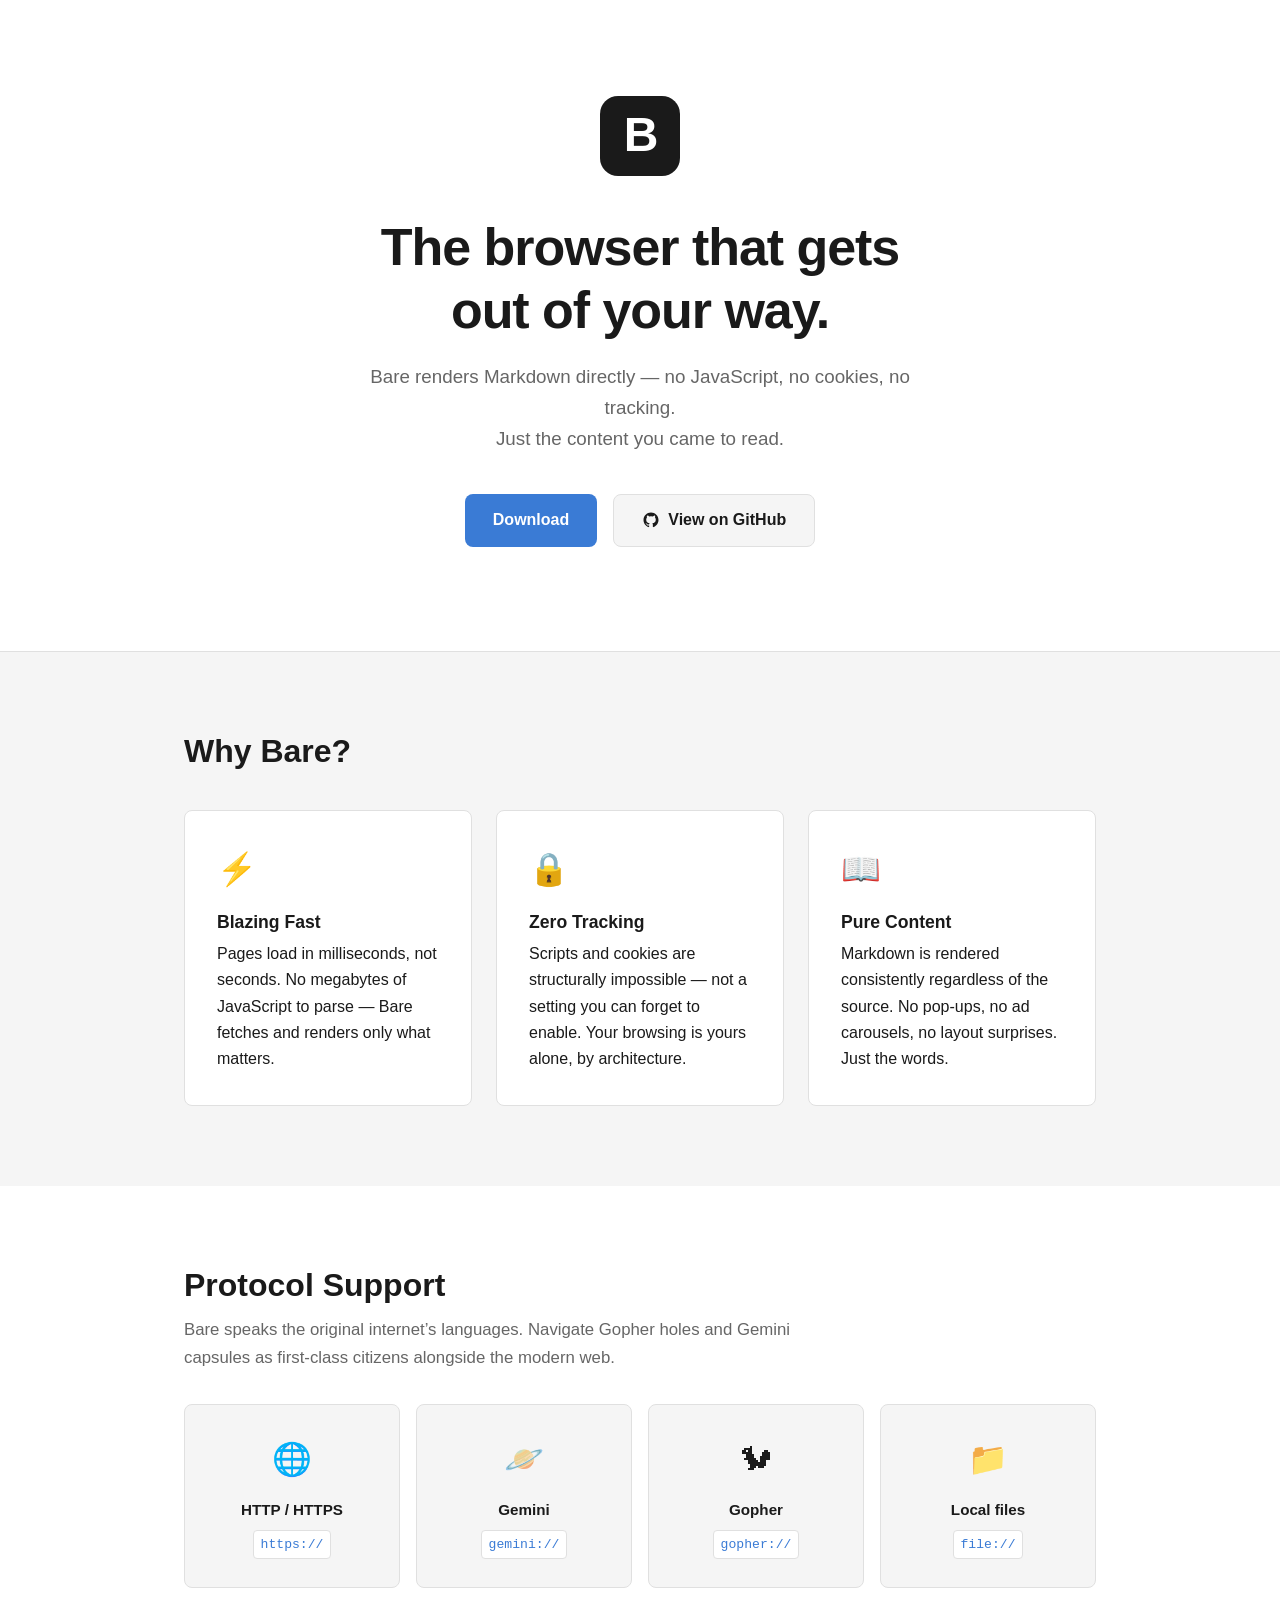
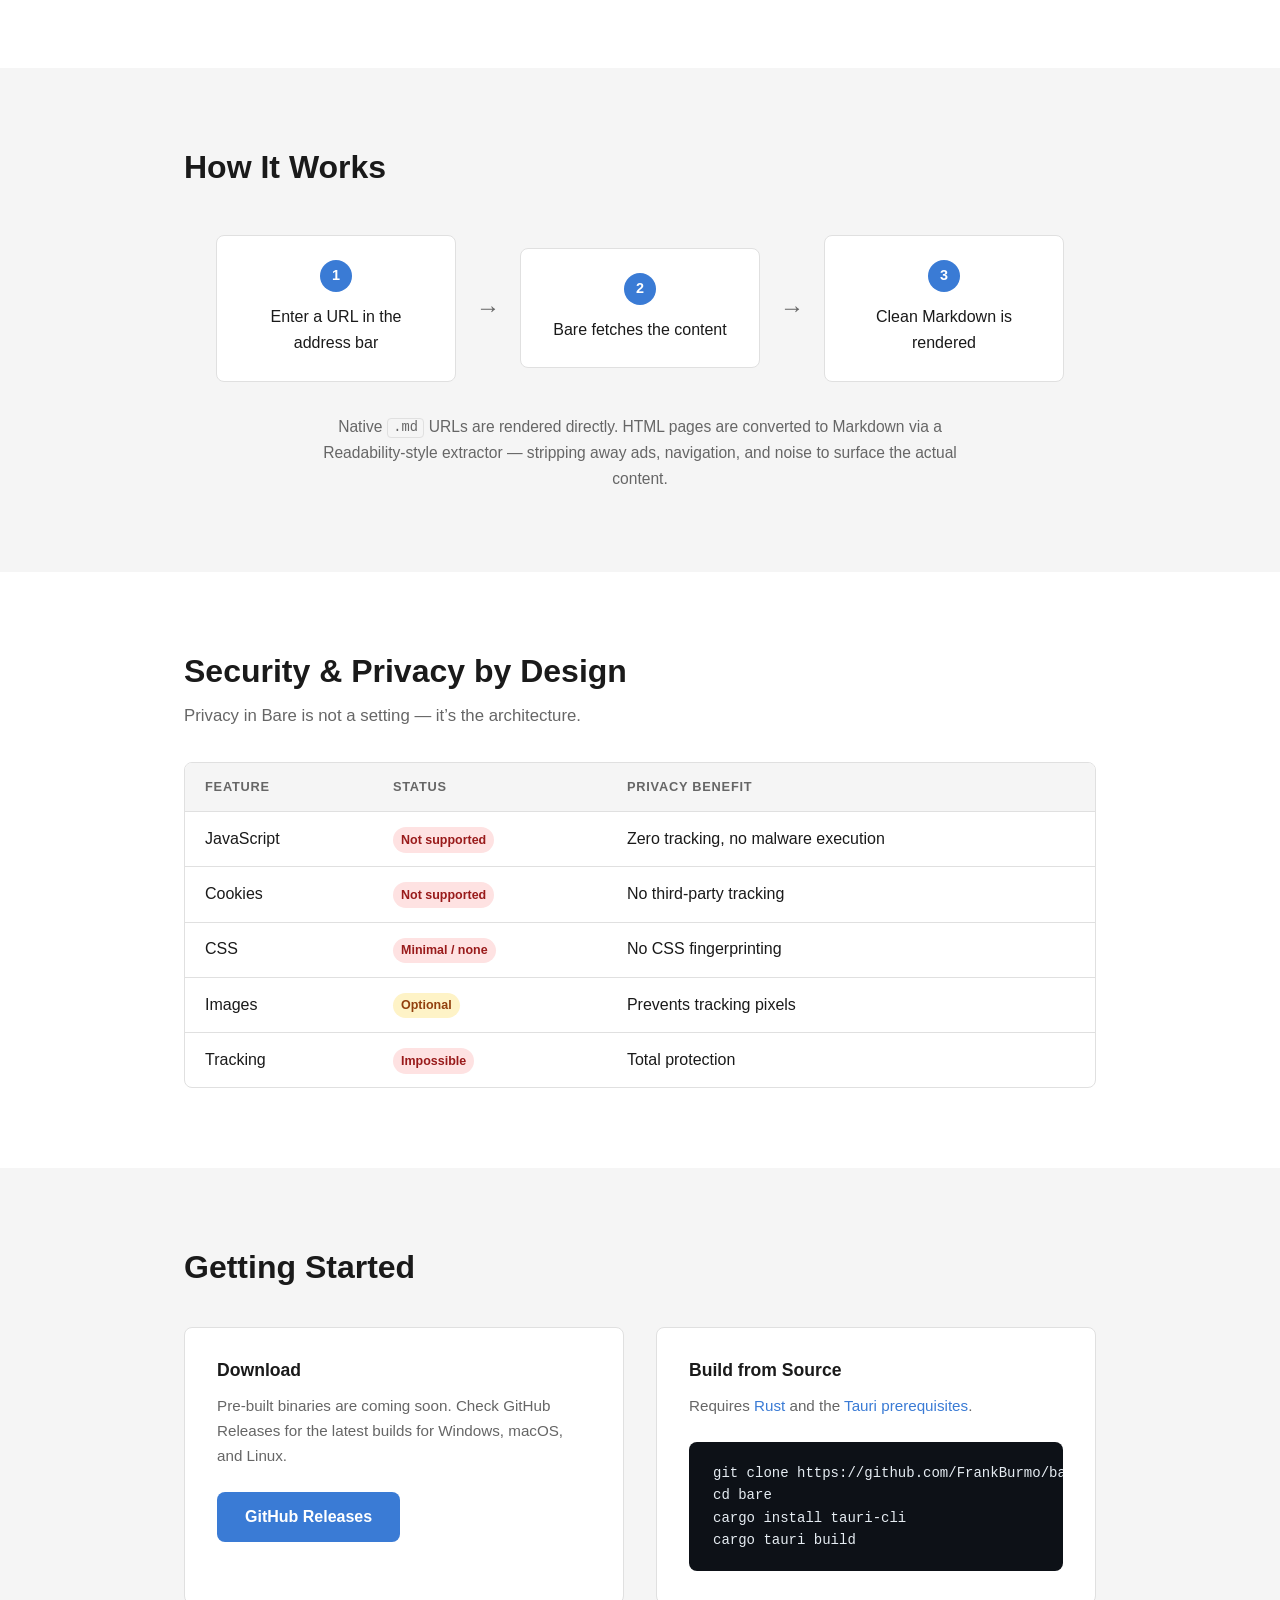
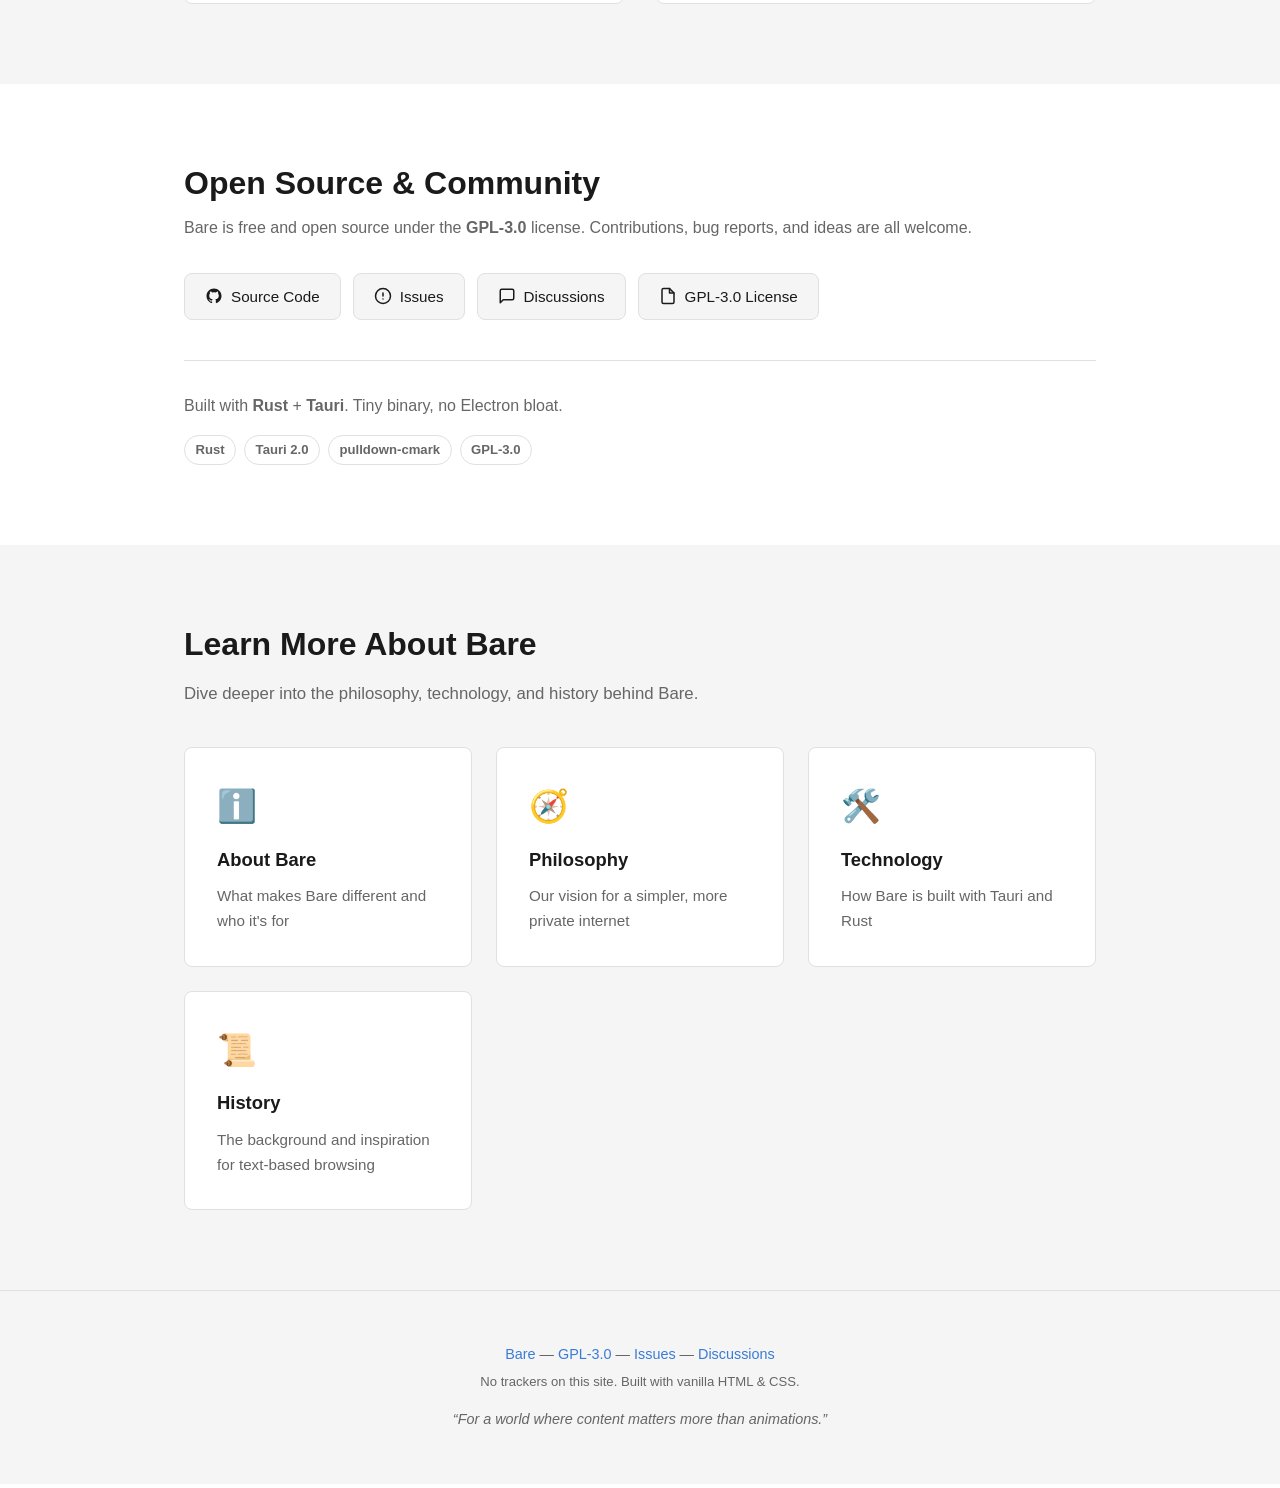
<file: index.html>
<!DOCTYPE html>
<html lang="en">
<head>
  <meta charset="UTF-8">
  <meta name="viewport" content="width=device-width, initial-scale=1.0">
  <title>Bare &mdash; A minimal Markdown browser</title>
  <meta name="description" content="Bare is an open-source browser that renders Markdown directly &mdash; no JavaScript, no cookies, no tracking. Fast, private, and focused on content.">

  <!-- Open Graph -->
  <meta property="og:type" content="website">
  <meta property="og:title" content="Bare &mdash; A minimal Markdown browser">
  <meta property="og:description" content="An open-source browser that renders Markdown directly. No JavaScript, no cookies, no tracking. Just content.">
  <meta property="og:image" content="assets/og-image.png">
  <meta property="og:url" content="https://frankburmo.github.io/bare">

  <!-- Twitter Card -->
  <meta name="twitter:card" content="summary_large_image">
  <meta name="twitter:title" content="Bare &mdash; A minimal Markdown browser">
  <meta name="twitter:description" content="An open-source browser that renders Markdown directly. No JavaScript, no cookies, no tracking.">
  <meta name="twitter:image" content="assets/og-image.png">

  <link rel="canonical" href="https://frankburmo.github.io/bare">
  <link rel="icon" href="assets/logo.svg" type="image/svg+xml">
  <link rel="stylesheet" href="styles.css">
</head>
<body>

  <!-- ===== HERO ===== -->
  <header class="hero">
    <div class="container">
      <a href="https://github.com/FrankBurmo/bare" class="logo-link" aria-label="Bare on GitHub">
        <img src="assets/logo.svg" alt="Bare" class="logo" width="80" height="80">
      </a>
      <h1>The browser that gets<br>out of your way.</h1>
      <p class="tagline">
        Bare renders Markdown directly &mdash; no JavaScript, no cookies, no tracking.<br>
        Just the content you came to read.
      </p>
      <div class="cta-group">
        <a href="https://github.com/FrankBurmo/bare/releases/latest" class="btn btn-primary">
          Download
        </a>
        <a href="https://github.com/FrankBurmo/bare" class="btn btn-secondary">
          <svg width="18" height="18" viewBox="0 0 24 24" fill="currentColor" aria-hidden="true">
            <path d="M12 2C6.477 2 2 6.477 2 12c0 4.418 2.865 8.166 6.839 9.489.5.092.682-.217.682-.482 0-.237-.009-.868-.013-1.703-2.782.605-3.369-1.342-3.369-1.342-.454-1.155-1.11-1.463-1.11-1.463-.908-.62.069-.608.069-.608 1.003.07 1.531 1.032 1.531 1.032.892 1.53 2.341 1.088 2.91.832.092-.647.35-1.088.636-1.338-2.22-.253-4.555-1.11-4.555-4.943 0-1.091.39-1.984 1.029-2.683-.103-.253-.446-1.27.098-2.647 0 0 .84-.269 2.75 1.025A9.578 9.578 0 0 1 12 6.836a9.59 9.59 0 0 1 2.504.337c1.909-1.294 2.747-1.025 2.747-1.025.546 1.377.202 2.394.1 2.647.64.699 1.028 1.592 1.028 2.683 0 3.842-2.339 4.687-4.566 4.935.359.309.678.919.678 1.852 0 1.336-.012 2.415-.012 2.741 0 .267.18.578.688.48C19.138 20.163 22 16.418 22 12c0-5.523-4.477-10-10-10z"/>
          </svg>
          View on GitHub
        </a>
      </div>
    </div>
  </header>

  <!-- ===== WHY BARE ===== -->
  <section class="features" aria-labelledby="features-heading">
    <div class="container">
      <h2 id="features-heading">Why Bare?</h2>
      <div class="feature-grid">
        <div class="feature-card">
          <span class="feature-icon" aria-hidden="true">&#9889;</span>
          <h3>Blazing Fast</h3>
          <p>Pages load in milliseconds, not seconds. No megabytes of JavaScript to parse &mdash; Bare fetches and renders only what matters.</p>
        </div>
        <div class="feature-card">
          <span class="feature-icon" aria-hidden="true">&#128274;</span>
          <h3>Zero Tracking</h3>
          <p>Scripts and cookies are structurally impossible &mdash; not a setting you can forget to enable. Your browsing is yours alone, by architecture.</p>
        </div>
        <div class="feature-card">
          <span class="feature-icon" aria-hidden="true">&#128214;</span>
          <h3>Pure Content</h3>
          <p>Markdown is rendered consistently regardless of the source. No pop-ups, no ad carousels, no layout surprises. Just the words.</p>
        </div>
      </div>
    </div>
  </section>

  <!-- ===== PROTOCOLS ===== -->
  <section class="protocols" aria-labelledby="protocols-heading">
    <div class="container">
      <h2 id="protocols-heading">Protocol Support</h2>
      <p class="section-lead">Bare speaks the original internet&rsquo;s languages. Navigate Gopher holes and Gemini capsules as first-class citizens alongside the modern web.</p>
      <div class="protocol-grid">
        <div class="protocol-card">
          <span class="protocol-icon" aria-hidden="true">&#127760;</span>
          <strong>HTTP / HTTPS</strong>
          <code>https://</code>
        </div>
        <div class="protocol-card">
          <span class="protocol-icon" aria-hidden="true">&#129680;</span>
          <strong>Gemini</strong>
          <code>gemini://</code>
        </div>
        <div class="protocol-card">
          <span class="protocol-icon" aria-hidden="true">&#128063;</span>
          <strong>Gopher</strong>
          <code>gopher://</code>
        </div>
        <div class="protocol-card">
          <span class="protocol-icon" aria-hidden="true">&#128193;</span>
          <strong>Local files</strong>
          <code>file://</code>
        </div>
      </div>
    </div>
  </section>

  <!-- ===== HOW IT WORKS ===== -->
  <section class="how-it-works" aria-labelledby="how-heading">
    <div class="container">
      <h2 id="how-heading">How It Works</h2>
      <div class="flow" role="list">
        <div class="flow-step" role="listitem">
          <span class="flow-number" aria-hidden="true">1</span>
          <p>Enter a URL in the address bar</p>
        </div>
        <span class="flow-arrow" aria-hidden="true">&rarr;</span>
        <div class="flow-step" role="listitem">
          <span class="flow-number" aria-hidden="true">2</span>
          <p>Bare fetches the content</p>
        </div>
        <span class="flow-arrow" aria-hidden="true">&rarr;</span>
        <div class="flow-step" role="listitem">
          <span class="flow-number" aria-hidden="true">3</span>
          <p>Clean Markdown is rendered</p>
        </div>
      </div>
      <p class="how-detail">
        Native <code>.md</code> URLs are rendered directly. HTML pages are converted to Markdown via
        a Readability-style extractor &mdash; stripping away ads, navigation, and noise to surface the actual content.
      </p>
    </div>
  </section>

  <!-- ===== PRIVACY ===== -->
  <section class="privacy" aria-labelledby="privacy-heading">
    <div class="container">
      <h2 id="privacy-heading">Security &amp; Privacy by Design</h2>
      <p class="section-lead">Privacy in Bare is not a setting &mdash; it&rsquo;s the architecture.</p>
      <div class="table-wrapper">
        <table>
          <thead>
            <tr>
              <th scope="col">Feature</th>
              <th scope="col">Status</th>
              <th scope="col">Privacy benefit</th>
            </tr>
          </thead>
          <tbody>
            <tr>
              <td>JavaScript</td>
              <td><span class="badge badge-no">Not supported</span></td>
              <td>Zero tracking, no malware execution</td>
            </tr>
            <tr>
              <td>Cookies</td>
              <td><span class="badge badge-no">Not supported</span></td>
              <td>No third-party tracking</td>
            </tr>
            <tr>
              <td>CSS</td>
              <td><span class="badge badge-no">Minimal / none</span></td>
              <td>No CSS fingerprinting</td>
            </tr>
            <tr>
              <td>Images</td>
              <td><span class="badge badge-warn">Optional</span></td>
              <td>Prevents tracking pixels</td>
            </tr>
            <tr>
              <td>Tracking</td>
              <td><span class="badge badge-no">Impossible</span></td>
              <td>Total protection</td>
            </tr>
          </tbody>
        </table>
      </div>
    </div>
  </section>

  <!-- ===== GETTING STARTED ===== -->
  <section class="getting-started" aria-labelledby="start-heading">
    <div class="container">
      <h2 id="start-heading">Getting Started</h2>
      <div class="start-grid">
        <div class="start-card">
          <h3>Download</h3>
          <p>Pre-built binaries are coming soon. Check GitHub Releases for the latest builds for Windows, macOS, and Linux.</p>
          <a href="https://github.com/FrankBurmo/bare/releases" class="btn btn-primary">GitHub Releases</a>
        </div>
        <div class="start-card">
          <h3>Build from Source</h3>
          <p>Requires <a href="https://rustup.rs/">Rust</a> and the <a href="https://tauri.app/v2/guides/prerequisites/">Tauri prerequisites</a>.</p>
          <pre><code>git clone https://github.com/FrankBurmo/bare.git
cd bare
cargo install tauri-cli
cargo tauri build</code></pre>
        </div>
      </div>
    </div>
  </section>

  <!-- ===== COMMUNITY ===== -->
  <section class="community" aria-labelledby="community-heading">
    <div class="container">
      <h2 id="community-heading">Open Source &amp; Community</h2>
      <p>Bare is free and open source under the <strong>GPL-3.0</strong> license. Contributions, bug reports, and ideas are all welcome.</p>
      <div class="community-links">
        <a href="https://github.com/FrankBurmo/bare" class="community-link">
          <svg width="18" height="18" viewBox="0 0 24 24" fill="currentColor" aria-hidden="true">
            <path d="M12 2C6.477 2 2 6.477 2 12c0 4.418 2.865 8.166 6.839 9.489.5.092.682-.217.682-.482 0-.237-.009-.868-.013-1.703-2.782.605-3.369-1.342-3.369-1.342-.454-1.155-1.11-1.463-1.11-1.463-.908-.62.069-.608.069-.608 1.003.07 1.531 1.032 1.531 1.032.892 1.53 2.341 1.088 2.91.832.092-.647.35-1.088.636-1.338-2.22-.253-4.555-1.11-4.555-4.943 0-1.091.39-1.984 1.029-2.683-.103-.253-.446-1.27.098-2.647 0 0 .84-.269 2.75 1.025A9.578 9.578 0 0 1 12 6.836a9.59 9.59 0 0 1 2.504.337c1.909-1.294 2.747-1.025 2.747-1.025.546 1.377.202 2.394.1 2.647.64.699 1.028 1.592 1.028 2.683 0 3.842-2.339 4.687-4.566 4.935.359.309.678.919.678 1.852 0 1.336-.012 2.415-.012 2.741 0 .267.18.578.688.48C19.138 20.163 22 16.418 22 12c0-5.523-4.477-10-10-10z"/>
          </svg>
          Source Code
        </a>
        <a href="https://github.com/FrankBurmo/bare/issues" class="community-link">
          <svg width="18" height="18" viewBox="0 0 24 24" fill="none" stroke="currentColor" stroke-width="2" stroke-linecap="round" stroke-linejoin="round" aria-hidden="true">
            <circle cx="12" cy="12" r="10"/>
            <line x1="12" y1="8" x2="12" y2="12"/>
            <line x1="12" y1="16" x2="12.01" y2="16"/>
          </svg>
          Issues
        </a>
        <a href="https://github.com/FrankBurmo/bare/discussions" class="community-link">
          <svg width="18" height="18" viewBox="0 0 24 24" fill="none" stroke="currentColor" stroke-width="2" stroke-linecap="round" stroke-linejoin="round" aria-hidden="true">
            <path d="M21 15a2 2 0 0 1-2 2H7l-4 4V5a2 2 0 0 1 2-2h14a2 2 0 0 1 2 2z"/>
          </svg>
          Discussions
        </a>
        <a href="https://github.com/FrankBurmo/bare/blob/main/LICENSE" class="community-link">
          <svg width="18" height="18" viewBox="0 0 24 24" fill="none" stroke="currentColor" stroke-width="2" stroke-linecap="round" stroke-linejoin="round" aria-hidden="true">
            <path d="M14 2H6a2 2 0 0 0-2 2v16a2 2 0 0 0 2 2h12a2 2 0 0 0 2-2V8z"/>
            <polyline points="14 2 14 8 20 8"/>
          </svg>
          GPL-3.0 License
        </a>
      </div>
      <div class="built-with">
        <p>Built with <strong>Rust</strong> + <strong>Tauri</strong>. Tiny binary, no Electron bloat.</p>
        <div class="tech-tags">
          <span class="tech-tag">Rust</span>
          <span class="tech-tag">Tauri 2.0</span>
          <span class="tech-tag">pulldown-cmark</span>
          <span class="tech-tag">GPL-3.0</span>
        </div>
      </div>
    </div>
  </section>

  <!-- ===== LEARN MORE ===== -->
  <section class="learn-more" aria-labelledby="learn-heading">
    <div class="container">
      <h2 id="learn-heading">Learn More About Bare</h2>
      <p class="section-lead">Dive deeper into the philosophy, technology, and history behind Bare.</p>
      <div class="learn-grid">
        <a href="sider/about.html" class="learn-card">
          <span class="learn-icon" aria-hidden="true">ℹ️</span>
          <strong>About Bare</strong>
          <p>What makes Bare different and who it's for</p>
        </a>
        <a href="sider/philosophy.html" class="learn-card">
          <span class="learn-icon" aria-hidden="true">🧭</span>
          <strong>Philosophy</strong>
          <p>Our vision for a simpler, more private internet</p>
        </a>
        <a href="sider/technology.html" class="learn-card">
          <span class="learn-icon" aria-hidden="true">🛠️</span>
          <strong>Technology</strong>
          <p>How Bare is built with Tauri and Rust</p>
        </a>
        <a href="sider/history.html" class="learn-card">
          <span class="learn-icon" aria-hidden="true">📜</span>
          <strong>History</strong>
          <p>The background and inspiration for text-based browsing</p>
        </a>
      </div>
    </div>
  </section>

  <!-- ===== FOOTER ===== -->
  <footer class="site-footer">
    <div class="container">
      <p>
        <a href="https://github.com/FrankBurmo/bare">Bare</a> &mdash;
        <a href="https://github.com/FrankBurmo/bare/blob/main/LICENSE">GPL-3.0</a> &mdash;
        <a href="https://github.com/FrankBurmo/bare/issues">Issues</a> &mdash;
        <a href="https://github.com/FrankBurmo/bare/discussions">Discussions</a>
      </p>
      <p class="footer-note">No trackers on this site. Built with vanilla HTML &amp; CSS.</p>
      <p class="footer-quote"><em>&ldquo;For a world where content matters more than animations.&rdquo;</em></p>
    </div>
  </footer>

</body>
</html>
</file>
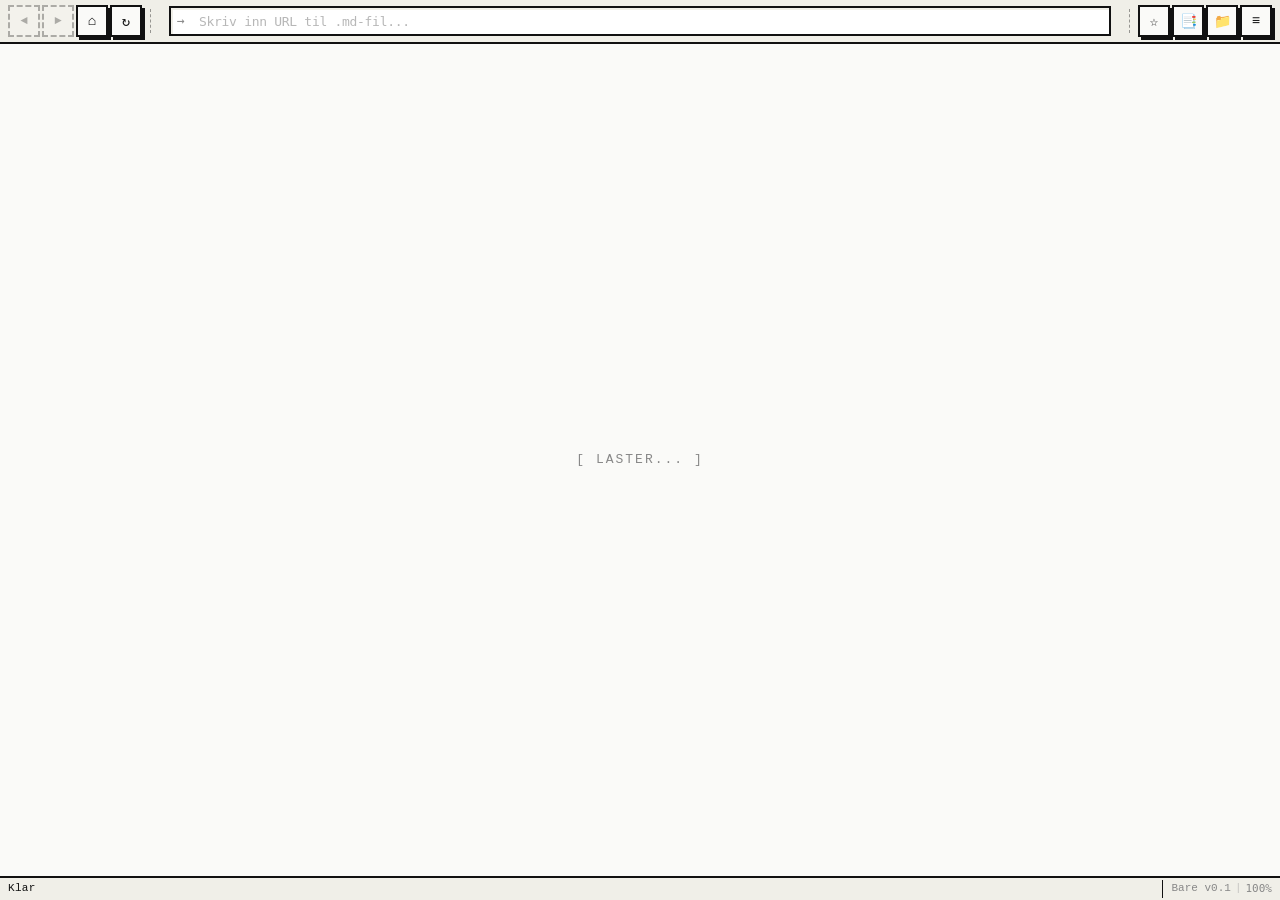
<file: src/index.html>
<!DOCTYPE html>
<html lang="nb">
<head>
    <meta charset="UTF-8">
    <meta name="viewport" content="width=device-width, initial-scale=1.0">
    <title>Bare</title>
    <link rel="stylesheet" href="styles.css">
</head>
<body>
    <div id="app">
        <!-- Verktøylinje (Retro Design) -->
        <header class="toolbar">
            <div class="toolbar-section toolbar-left">
                <button id="btn-back" class="toolbar-btn nav-btn" disabled title="Tilbake (Alt+←)" data-i18n-title="toolbar.back">
                    ◄
                </button>
                <button id="btn-forward" class="toolbar-btn nav-btn" disabled title="Fremover (Alt+→)" data-i18n-title="toolbar.forward">
                    ►
                </button>
                <button id="btn-home" class="toolbar-btn" title="Hjem (G)" data-i18n-title="toolbar.home">
                    ⌂
                </button>
                <button id="btn-reload" class="toolbar-btn" title="Last på nytt (F5)" data-i18n-title="toolbar.reload">
                    ↻
                </button>
                <div class="toolbar-separator"></div>
            </div>
            
            <div class="toolbar-center">
                <div class="url-bar-wrapper">
                    <span class="url-bar-icon">→</span>
                    <input 
                        type="text" 
                        id="url-bar" 
                        class="url-bar" 
                        placeholder="Skriv inn URL til .md-fil..."
                        data-i18n-placeholder="urlbar.placeholder"
                        spellcheck="false"
                        autocomplete="off"
                    >
                </div>
                <div id="url-suggestions" class="url-suggestions hidden"></div>
            </div>
            
            <div class="toolbar-section toolbar-right">
                <div class="toolbar-separator"></div>
                <button id="btn-bookmark" class="toolbar-btn" title="Bokmerke denne siden (Ctrl+D)" data-i18n-title="toolbar.bookmark">
                    ☆
                </button>
                <button id="btn-bookmarks" class="toolbar-btn" title="Vis bokmerker (Ctrl+B)" data-i18n-title="toolbar.bookmarks">
                    📑
                </button>
                <button id="btn-open" class="toolbar-btn" title="Åpne fil (Ctrl+O)" data-i18n-title="toolbar.openFile">
                    📁
                </button>
                <div class="menu-container">
                    <button id="btn-menu" class="toolbar-btn" title="Meny" data-i18n-title="toolbar.menu">
                        ≡
                    </button>
                    <div id="dropdown-menu" class="dropdown-menu hidden">
                        <div class="menu-section">
                            <span class="menu-label" data-i18n="menu.view">Visning</span>
                            <div class="menu-zoom-controls">
                                <button id="btn-zoom-out" class="menu-zoom-btn" title="Zoom ut (Ctrl+-)" data-i18n-title="menu.zoomOut">[−]</button>
                                <span id="menu-zoom-level" class="menu-zoom-level">100%</span>
                                <button id="btn-zoom-in" class="menu-zoom-btn" title="Zoom inn (Ctrl++)" data-i18n-title="menu.zoomIn">[ + ]</button>
                            </div>
                        </div>
                        <div class="menu-divider"></div>
                        <button id="btn-settings" class="menu-item" title="Innstillinger">
                            <span class="menu-icon">⚙</span>
                            <span data-i18n="menu.settings">Innstillinger...</span>
                        </button>
                        <div class="menu-divider"></div>
                        <button id="btn-about" class="menu-item" title="Om Bare">
                            <span class="menu-icon">?</span>
                            <span data-i18n="menu.about">Om Bare...</span>
                        </button>
                    </div>
                </div>
            </div>
        </header>
        
        <!-- Lesefremdrift (Wave 2 #6) -->
        <div id="reading-progress" class="reading-progress-container">
            <div id="reading-progress-bar" class="reading-progress-bar"></div>
        </div>

        <!-- Søkefelt -->
        <div id="search-bar" class="search-bar hidden">
            <input 
                type="text" 
                id="search-input" 
                class="search-input" 
                placeholder="Søk i siden..."
                data-i18n-placeholder="search.placeholder"
                spellcheck="false"
            >
            <span id="search-count" class="search-count"></span>
            <button id="btn-search-prev" class="search-btn" title="Forrige treff" data-i18n-title="search.prev">↑</button>
            <button id="btn-search-next" class="search-btn" title="Neste treff" data-i18n-title="search.next">↓</button>
            <button id="btn-search-close" class="search-btn" title="Lukk (Esc)" data-i18n-title="search.close">✕</button>
        </div>
        
        <!-- Status bar -->
        <div id="status-bar" class="status-bar hidden">
            <span id="status-message"></span>
        </div>

        <!-- Command Palette -->
        <div id="command-palette-overlay" class="modal-overlay hidden">
            <div class="modal-dialog command-palette-dialog">
                <div class="command-palette-header">
                    <label for="command-palette-input" class="command-palette-label" data-i18n="commandPalette.label">Kommando</label>
                    <kbd class="command-palette-shortcut">Ctrl+K</kbd>
                </div>
                <input 
                    type="text" 
                    id="command-palette-input" 
                    class="command-palette-input" 
                    placeholder="Søk kommandoer, bokmerker, historikk..."
                    data-i18n-placeholder="commandPalette.placeholder"
                    spellcheck="false"
                    autocomplete="off"
                >
                <div id="command-palette-results" class="command-palette-results">
                    <div class="command-palette-empty" data-i18n="commandPalette.empty">Ingen treff</div>
                </div>
            </div>
        </div>
        
        <!-- Bokmerke-panel -->
        <div id="bookmarks-panel" class="side-panel hidden">
            <div class="panel-header">
                <h3 data-i18n="bookmarks.title">Bokmerker</h3>
                <button id="btn-close-bookmarks" class="panel-close-btn">✕</button>
            </div>
            <div id="bookmarks-list" class="panel-content">
                <p class="empty-message" data-i18n="bookmarks.empty">Ingen bokmerker ennå</p>
            </div>
        </div>
        
        <!-- Innstillinger-panel -->
        <div id="settings-panel" class="side-panel hidden">
            <div class="panel-header">
                <h3 data-i18n="settings.title">Innstillinger</h3>
                <button id="btn-close-settings" class="panel-close-btn">✕</button>
            </div>
            <div class="panel-content">
                <div class="setting-group">
                    <label for="setting-language" data-i18n="settings.language">Språk</label>
                    <select id="setting-language" class="setting-select">
                        <option value="system" data-i18n="settings.languageSystem">System</option>
                        <option value="nb">Norsk bokmål</option>
                        <option value="nn">Norsk nynorsk</option>
                        <option value="sv">Svenska</option>
                        <option value="da">Dansk</option>
                        <option value="fi">Suomi</option>
                        <option value="en">English</option>
                        <option value="de">Deutsch</option>
                        <option value="fr">Français</option>
                        <option value="es">Español</option>
                        <option value="it">Italiano</option>
                        <option value="pt">Português</option>
                        <option value="nl">Nederlands</option>
                        <option value="pl">Polski</option>
                    </select>
                </div>
                <div class="setting-group">
                    <label for="setting-theme" data-i18n="settings.theme">Tema</label>
                    <select id="setting-theme" class="setting-select">
                        <option value="light" data-i18n="settings.themeLight">Lys</option>
                        <option value="dark" data-i18n="settings.themeDark">Mørk</option>
                        <option value="sepia" data-i18n="settings.themeSepia">Sepia</option>
                        <option value="high-contrast" data-i18n="settings.themeHighContrast">Høykontrast</option>
                        <option value="system" data-i18n="settings.themeSystem">System</option>
                    </select>
                </div>
                <div class="setting-group">
                    <label for="setting-font-family" data-i18n="settings.fontFamily">Skrifttype</label>
                    <select id="setting-font-family" class="setting-select">
                        <option value="system" data-i18n="settings.fontSystem">System</option>
                        <option value="serif" data-i18n="settings.fontSerif">Serif</option>
                        <option value="sans-serif" data-i18n="settings.fontSansSerif">Sans-serif</option>
                        <option value="mono" data-i18n="settings.fontMono">Monospace</option>
                    </select>
                </div>
                <div class="setting-group">
                    <label for="setting-font-size" data-i18n="settings.fontSize">Skriftstørrelse</label>
                    <input type="range" id="setting-font-size" class="setting-range" 
                           min="70" max="150" value="100" step="10">
                    <span id="setting-font-size-value">100%</span>
                </div>
                <div class="setting-group">
                    <label for="setting-content-width" data-i18n="settings.contentWidth">Innholdsbredde</label>
                    <input type="range" id="setting-content-width" class="setting-range" 
                           min="400" max="1200" value="800" step="50">
                    <span id="setting-content-width-value">800px</span>
                </div>
                
                <!-- HTML-konvertering innstillinger -->
                <h4 class="setting-section-title" data-i18n="settings.htmlConversion">HTML-konvertering</h4>
                <div class="setting-group">
                    <label for="setting-conversion-mode" data-i18n="settings.conversionMode">Konverteringsmodus</label>
                    <select id="setting-conversion-mode" class="setting-select">
                        <option value="convert-all" data-i18n="settings.convertAll">Konverter alt</option>
                        <option value="markdown-only" data-i18n="settings.markdownOnly">Kun markdown</option>
                        <option value="ask-everytime" data-i18n="settings.askEverytime">Spør hver gang</option>
                    </select>
                </div>
                <div class="setting-group setting-checkbox-group">
                    <label for="setting-readability">
                        <input type="checkbox" id="setting-readability" checked>
                        <span data-i18n="settings.readability">Readability-modus (ekstraher hovedinnhold)</span>
                    </label>
                </div>
                
                <!-- Smart adressefelt innstillinger -->
                <h4 class="setting-section-title" data-i18n="settings.smartAddressBar">Smart adressefelt</h4>
                <div class="setting-group">
                    <label for="setting-search-engine" data-i18n="settings.searchEngine">Søkemotor</label>
                    <select id="setting-search-engine" class="setting-select">
                        <option value="duckduckgo" data-i18n="settings.searchEngineDuckDuckGo">DuckDuckGo</option>
                        <option value="google" data-i18n="settings.searchEngineGoogle">Google</option>
                        <option value="bing" data-i18n="settings.searchEngineBing">Bing</option>
                        <option value="startpage" data-i18n="settings.searchEngineStartpage">Startpage</option>
                    </select>
                </div>
            </div>
        </div>
        
        <!-- Hovedinnhold -->
        <main id="content" class="content">
            <div class="loading">
                <p>[ <span data-i18n="loading.text">LASTER...</span> ]</p>
            </div>
        </main>
        
        <!-- Om-dialog (Retro Window Style) -->
        <div id="about-overlay" class="modal-overlay hidden">
            <div class="modal-dialog about-dialog">
                <div class="modal-header">
                    <h2 data-i18n="about.title">Om Bare</h2>
                    <button id="btn-close-about" class="modal-close-btn">×</button>
                </div>
                <div class="modal-content">
                    <div class="about-logo">[ B ]</div>
                    <h3>Bare</h3>
                    <p class="about-version" id="about-version">Version 0.1.0</p>
                    <p class="about-description" data-i18n="about.description">
                        En eksperimentell markdown-nettleser med fokus på personvern, hastighet og rent innhold.
                    </p>
                    <div class="about-features">
                        <p data-i18n="about.feature1">> Ren markdown-visning</p>
                        <p data-i18n="about.feature2">> Ingen sporing eller cookies</p>
                        <p data-i18n="about.feature3">> Rask og lettvektig</p>
                        <p data-i18n="about.feature4">> Lys og mørk modus</p>
                    </div>
                    <p class="about-copyright">
                        <span data-i18n="about.copyright">© 2025-2026 Bare Contributors</span><br>
                        <span data-i18n="about.license">Lisensiert under GNU GPL v3</span>
                    </p>
                </div>
            </div>
        </div>
        
        <!-- Første-kjøring onboarding modal -->
        <div id="onboarding-overlay" class="modal-overlay hidden">
            <div class="modal-dialog onboarding-dialog">
                <div class="modal-header">
                    <h2 data-i18n="onboarding.welcome">Velkommen til Bare</h2>
                </div>
                <div class="modal-content onboarding-content">
                    <div class="about-logo">[ B ]</div>
                    <p class="onboarding-intro" data-i18n-html="onboarding.intro">
                        Bare er en <strong>markdown-nettleser</strong>.
                        Vanlige nettsider bruker HTML, men Bare kan konvertere
                        dem til lesbart markdown-format.
                    </p>
                    
                    <div class="onboarding-question">
                        <p class="onboarding-label" data-i18n="onboarding.question">> Hvordan vil du håndtere HTML-sider?</p>
                    </div>
                    
                    <div class="onboarding-options">
                        <label class="onboarding-option">
                            <input type="radio" name="onboarding-conversion" value="convert-all" checked>
                            <div class="onboarding-option-content">
                                <strong data-i18n="onboarding.convertAutoTitle">Konverter automatisk</strong>
                                <span data-i18n="onboarding.convertAutoDesc">HTML-sider konverteres til markdown automatisk</span>
                            </div>
                        </label>
                        <label class="onboarding-option">
                            <input type="radio" name="onboarding-conversion" value="markdown-only">
                            <div class="onboarding-option-content">
                                <strong data-i18n="onboarding.markdownOnlyTitle">Kun markdown</strong>
                                <span data-i18n="onboarding.markdownOnlyDesc">Vis bare sider som allerede er markdown</span>
                            </div>
                        </label>
                        <label class="onboarding-option">
                            <input type="radio" name="onboarding-conversion" value="ask-everytime">
                            <div class="onboarding-option-content">
                                <strong data-i18n="onboarding.askTitle">Spør hver gang</strong>
                                <span data-i18n="onboarding.askDesc">Du velger selv for hver side</span>
                            </div>
                        </label>
                    </div>
                    
                    <button id="btn-onboarding-confirm" class="onboarding-confirm-btn" data-i18n="onboarding.confirm">
                        [ Start Bare ]
                    </button>
                    
                    <p class="onboarding-hint" data-i18n="onboarding.hint">
                        Du kan endre dette senere i innstillinger (⚙)
                    </p>
                </div>
            </div>
        </div>

        <!-- Gemini Input Dialog -->
        <div id="gemini-input-overlay" class="modal-overlay hidden">
            <div class="modal-dialog gemini-input-dialog">
                <div class="modal-header">
                    <h2 data-i18n="input.title">Gemini Input</h2>
                    <button id="btn-close-gemini-input" class="modal-close-btn">×</button>
                </div>
                <div class="modal-content">
                    <p id="gemini-input-prompt" class="gemini-input-prompt"></p>
                    <input 
                        type="text" 
                        id="gemini-input-field" 
                        class="gemini-input-field" 
                        placeholder="Skriv inn tekst..."
                        data-i18n-placeholder="input.placeholder"
                        spellcheck="false"
                        autocomplete="off"
                    >
                    <div class="gemini-input-actions">
                        <button id="btn-gemini-input-cancel" class="gemini-input-btn cancel" data-i18n="input.cancel">Avbryt</button>
                        <button id="btn-gemini-input-send" class="gemini-input-btn send" data-i18n="input.send">Send</button>
                    </div>
                </div>
            </div>
        </div>

        <!-- Footer / Status Bar (Netscape-inspirert) -->
        <footer class="footer">
            <div class="footer-status-section">
                <span id="footer-status" class="footer-status-text" data-i18n="footer.ready">Klar</span>
            </div>
            <div class="footer-progress-section">
                <div id="footer-progress" class="footer-progress">
                    <div id="footer-progress-bar" class="footer-progress-bar"></div>
                </div>
            </div>
            <div class="footer-info-section">
                <span id="footer-info">Bare v0.1</span>
                <span class="footer-sep">|</span>
                <span id="zoom-level" class="zoom-level">100%</span>
            </div>
        </footer>
    </div>
    
    <!-- 
        JavaScript-moduler lastes i avhengighetsrekkefølge:
        1. constants.js - Konstanter (ingen avhengigheter)
        2. state.js - State management (bruker konstanter)
        3. dom.js - DOM-elementer og utilities
        4. i18n.js - Språkstyring/oversettelser (bruker dom, state)
        5. ui.js - UI-funksjoner (bruker state, dom, constants, i18n)
        6. settings.js - Innstillinger (bruker state, ui, i18n)
        7. bookmarks.js - Bokmerker (bruker state, ui, i18n)
        8. search.js - Søk (bruker state, dom, i18n)
        9. navigation.js - Navigasjon (bruker alt over)
        10. events.js - Event handlers (bruker alt over)
        11. main.js - Entry point (orkestrerer alt)
    -->
    <script src="js/constants.js"></script>
    <script src="js/state.js"></script>
    <script src="js/dom.js"></script>
    <script src="js/i18n.js"></script>
    <script src="js/ui.js"></script>
    <script src="js/settings.js"></script>
    <script src="js/bookmarks.js"></script>
    <script src="js/search.js"></script>
    <script src="js/hints.js"></script>
    <script src="js/command-palette.js"></script>
    <script src="js/navigation.js"></script>
    <script src="js/events.js"></script>
    <script src="js/main.js"></script>
</body>
</html>
</file>
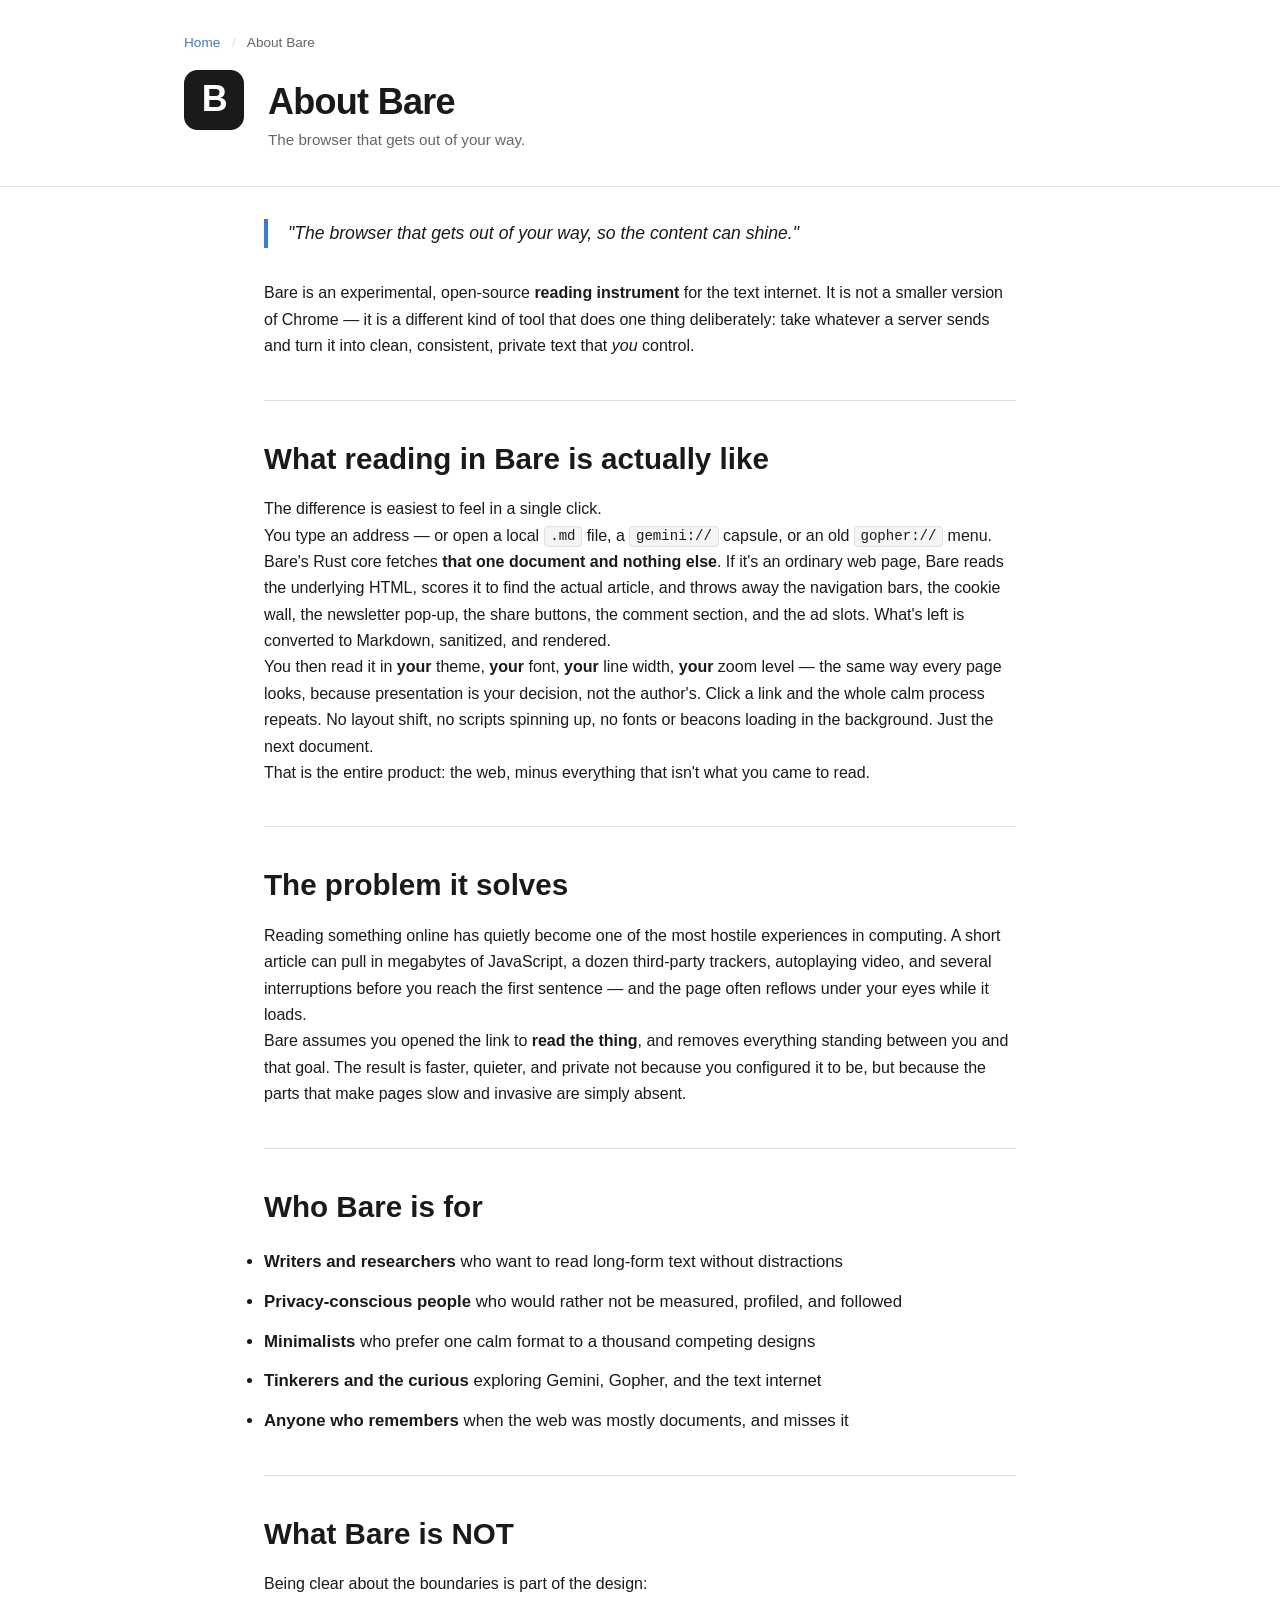
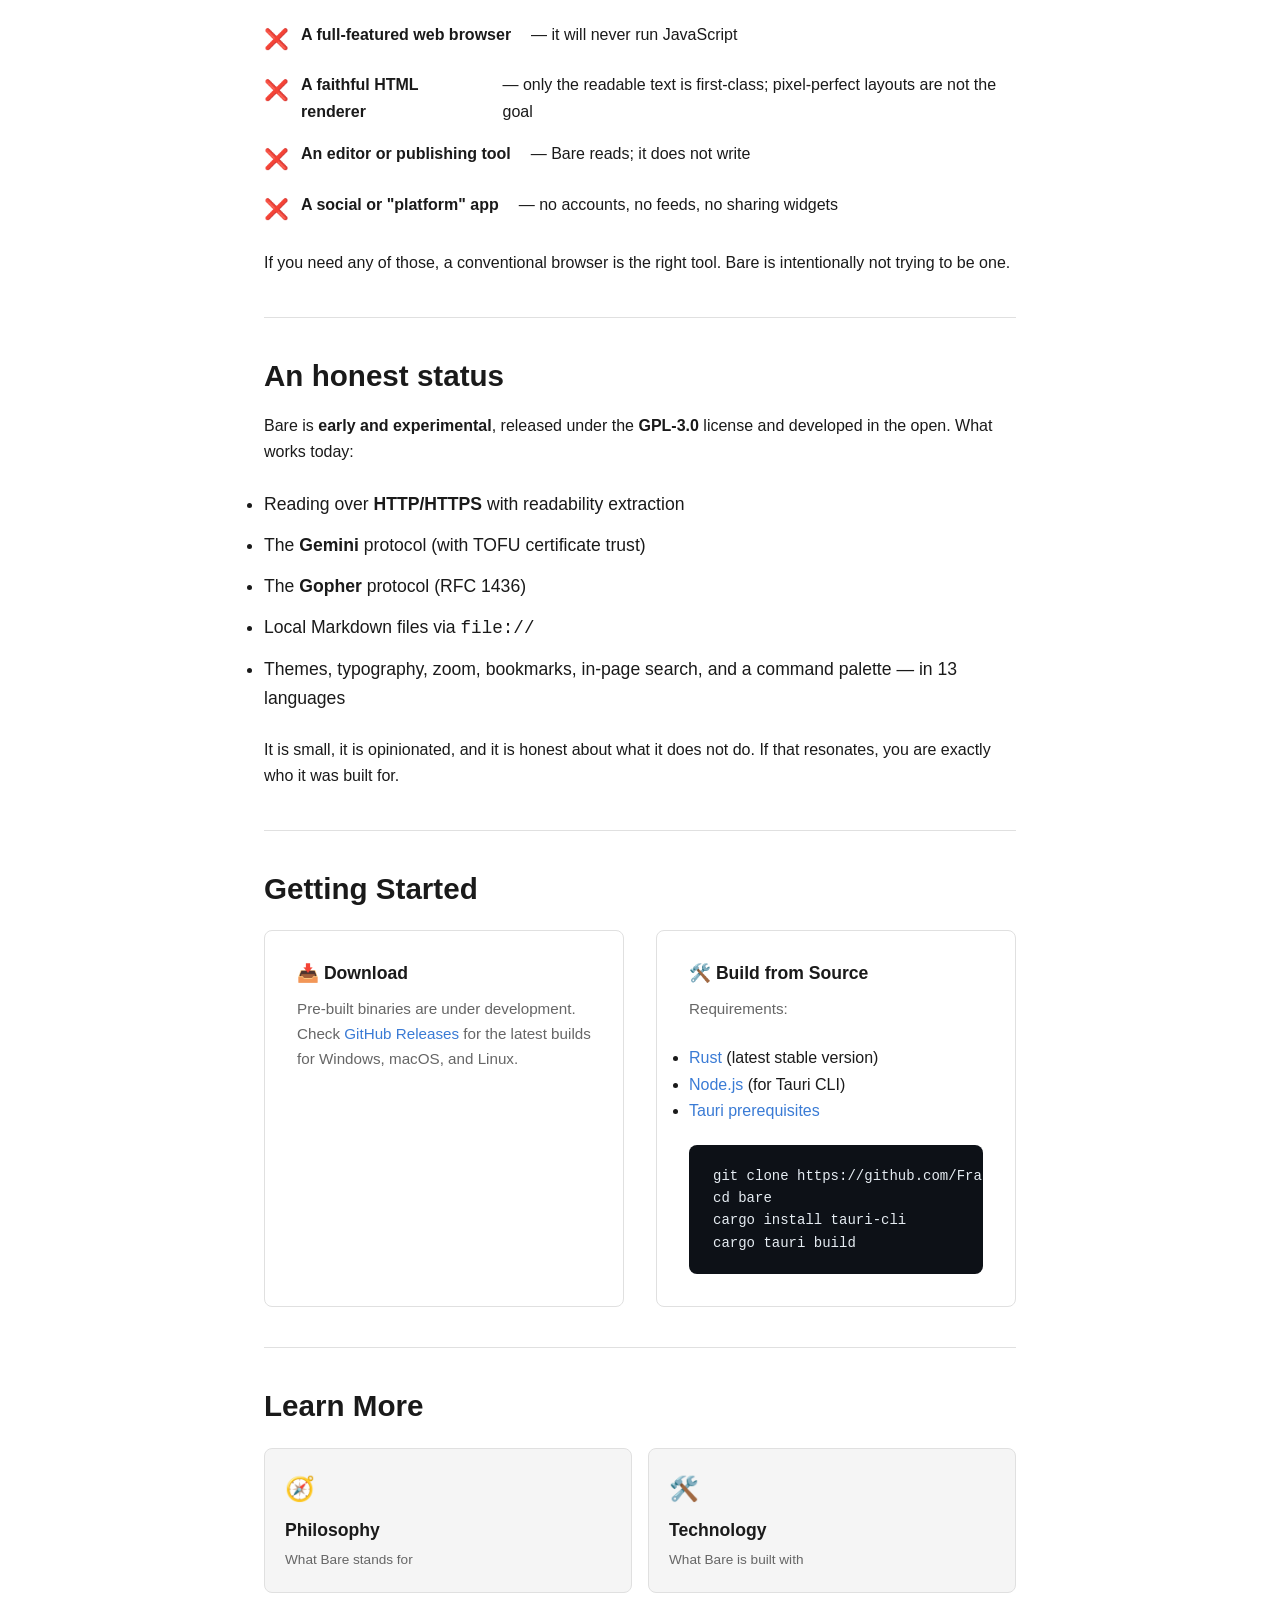
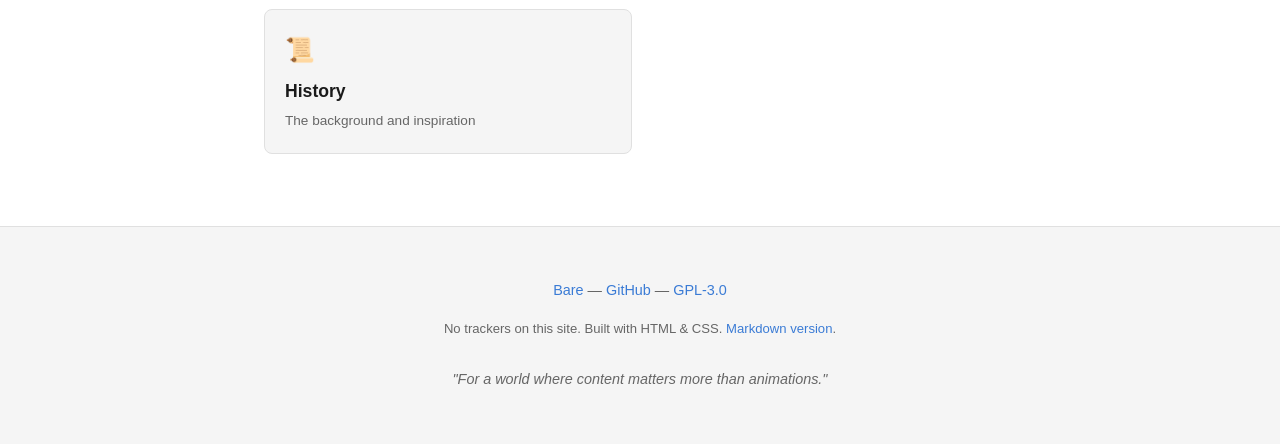
<file: sider/about.html>
<!DOCTYPE html>
<html lang="en">
<head>
  <meta charset="UTF-8">
  <meta name="viewport" content="width=device-width, initial-scale=1.0">
  <title>About Bare &mdash; A reading instrument for the text internet</title>
  <meta name="description" content="Bare is an experimental, open-source reading instrument. It fetches one document, strips everything that isn't the content, and renders it the way you choose.">
  
  <!-- Open Graph / Social Media -->
  <meta property="og:type" content="website">
  <meta property="og:title" content="About Bare &mdash; A reading instrument for the text internet">
  <meta property="og:description" content="Not a smaller Chrome. Bare fetches one document, removes everything that isn't the content, and renders it the way you choose.">
  <meta property="og:url" content="https://frankburmo.github.io/bare/sider/about.html">
  <meta property="og:locale" content="en_US">
  
  <!-- Twitter Card -->
  <meta name="twitter:card" content="summary">
  <meta name="twitter:title" content="About Bare &mdash; A reading instrument for the text internet">
  <meta name="twitter:description" content="Not a smaller Chrome. Bare fetches one document, removes everything that isn't the content, and renders it the way you choose.">
  
  <!-- Canonical -->
  <link rel="canonical" href="https://frankburmo.github.io/bare/sider/about.html">
  
  <!-- SEO -->
  <meta name="keywords" content="Bare, browser, markdown, privacy, minimalism, text-based, gemini, gopher">
  <meta name="author" content="Bare Contributors">
  
  <!-- Favicon -->
  <link rel="icon" href="../assets/logo.svg" type="image/svg+xml">
  
  <!-- Stylesheet -->
  <link rel="stylesheet" href="../styles.css">
  
  <!-- RSS Feed -->
  <link rel="alternate" type="application/rss+xml" title="Bare RSS Feed" href="../feed.xml">
  
  <!-- Preload -->
  <link rel="preload" href="../styles.css" as="style">
</head>
<body>
  <!-- Header -->
  <header class="site-header">
    <div class="container">
      <nav class="breadcrumbs" aria-label="Breadcrumbs">
        <a href="../index.html">Home</a>
        <span class="breadcrumb-sep">/</span>
        <span>About Bare</span>
      </nav>
      
      <div class="header-content">
        <a href="../index.html" class="logo-link" aria-label="Bare Home">
          <img src="../assets/logo.svg" alt="Bare" class="logo" width="60" height="60">
        </a>
        <div class="header-text">
          <h1>About Bare</h1>
          <p class="subtitle">The browser that gets out of your way.</p>
        </div>
      </div>
    </div>
  </header>

  <!-- Main Content -->
  <main class="page-content">
    <div class="container">
      <article>
        <section class="intro">
          <blockquote class="pull-quote">
            <p>"The browser that gets out of your way, so the content can shine."</p>
          </blockquote>
          
          <p>
            Bare is an experimental, open-source <strong>reading instrument</strong> for the 
            text internet. It is not a smaller version of Chrome &mdash; it is a different kind 
            of tool that does one thing deliberately: take whatever a server sends and turn it 
            into clean, consistent, private text that <em>you</em> control.
          </p>
        </section>

        <hr class="section-divider">

        <section id="what-reading-is-like" class="content-section">
          <h2>What reading in Bare is actually like</h2>
          
          <p>The difference is easiest to feel in a single click.</p>
          <p>
            You type an address &mdash; or open a local <code>.md</code> file, a 
            <code>gemini://</code> capsule, or an old <code>gopher://</code> menu. Bare's Rust 
            core fetches <strong>that one document and nothing else</strong>. If it's an 
            ordinary web page, Bare reads the underlying HTML, scores it to find the actual 
            article, and throws away the navigation bars, the cookie wall, the newsletter 
            pop-up, the share buttons, the comment section, and the ad slots. What's left is 
            converted to Markdown, sanitized, and rendered.
          </p>
          <p>
            You then read it in <strong>your</strong> theme, <strong>your</strong> font, 
            <strong>your</strong> line width, <strong>your</strong> zoom level &mdash; the same 
            way every page looks, because presentation is your decision, not the author's. 
            Click a link and the whole calm process repeats. No layout shift, no scripts 
            spinning up, no fonts or beacons loading in the background. Just the next document.
          </p>
          <p>
            That is the entire product: the web, minus everything that isn't what you came to 
            read.
          </p>
        </section>

        <hr class="section-divider">

        <section id="problem" class="content-section">
          <h2>The problem it solves</h2>
          
          <p>
            Reading something online has quietly become one of the most hostile experiences in 
            computing. A short article can pull in megabytes of JavaScript, a dozen 
            third-party trackers, autoplaying video, and several interruptions before you reach 
            the first sentence &mdash; and the page often reflows under your eyes while it loads.
          </p>
          <p>
            Bare assumes you opened the link to <strong>read the thing</strong>, and removes 
            everything standing between you and that goal. The result is faster, quieter, and 
            private not because you configured it to be, but because the parts that make pages 
            slow and invasive are simply absent.
          </p>
        </section>

        <hr class="section-divider">

        <section id="who-is-for" class="content-section">
          <h2>Who Bare is for</h2>
          
          <ul class="large-list">
            <li>
              <strong>Writers and researchers</strong> who want to read long-form text without 
              distractions
            </li>
            <li>
              <strong>Privacy-conscious people</strong> who would rather not be measured, 
              profiled, and followed
            </li>
            <li>
              <strong>Minimalists</strong> who prefer one calm format to a thousand competing 
              designs
            </li>
            <li>
              <strong>Tinkerers and the curious</strong> exploring Gemini, Gopher, and the 
              text internet
            </li>
            <li>
              <strong>Anyone who remembers</strong> when the web was mostly documents, and 
              misses it
            </li>
          </ul>
        </section>

        <hr class="section-divider">

        <section id="what-not" class="content-section">
          <h2>What Bare is NOT</h2>
          
          <p>Being clear about the boundaries is part of the design:</p>
          
          <div class="not-list">
            <div class="not-item">
              <span class="not-icon">❌</span>
              <strong>A full-featured web browser</strong> &mdash; it will never run JavaScript
            </div>
            <div class="not-item">
              <span class="not-icon">❌</span>
              <strong>A faithful HTML renderer</strong> &mdash; only the readable text is first-class; pixel-perfect layouts are not the goal
            </div>
            <div class="not-item">
              <span class="not-icon">❌</span>
              <strong>An editor or publishing tool</strong> &mdash; Bare reads; it does not write
            </div>
            <div class="not-item">
              <span class="not-icon">❌</span>
              <strong>A social or "platform" app</strong> &mdash; no accounts, no feeds, no sharing widgets
            </div>
          </div>
          
          <p>
            If you need any of those, a conventional browser is the right tool. Bare is 
            intentionally not trying to be one.
          </p>
        </section>

        <hr class="section-divider">

        <section id="status" class="content-section">
          <h2>An honest status</h2>
          
          <p>
            Bare is <strong>early and experimental</strong>, released under the 
            <strong>GPL-3.0</strong> license and developed in the open. What works today:
          </p>
          
          <ul class="principle-list">
            <li>Reading over <strong>HTTP/HTTPS</strong> with readability extraction</li>
            <li>The <strong>Gemini</strong> protocol (with TOFU certificate trust)</li>
            <li>The <strong>Gopher</strong> protocol (RFC 1436)</li>
            <li>Local Markdown files via <code>file://</code></li>
            <li>Themes, typography, zoom, bookmarks, in-page search, and a command palette &mdash; in 13 languages</li>
          </ul>
          
          <p>
            It is small, it is opinionated, and it is honest about what it does not do. If that 
            resonates, you are exactly who it was built for.
          </p>
        </section>

        <hr class="section-divider">

        <section id="getting-started" class="content-section">
          <h2>Getting Started</h2>
          
          <div class="getting-started-grid">
            <div class="start-card">
              <h3>📥 Download</h3>
              <p>
                Pre-built binaries are under development. Check 
                <a href="https://github.com/FrankBurmo/bare/releases">GitHub Releases</a> 
                for the latest builds for Windows, macOS, and Linux.
              </p>
            </div>
            
            <div class="start-card">
              <h3>🛠️ Build from Source</h3>
              <p>Requirements:</p>
              <ul>
                <li><a href="https://rustup.rs/">Rust</a> (latest stable version)</li>
                <li><a href="https://nodejs.org/">Node.js</a> (for Tauri CLI)</li>
                <li><a href="https://tauri.app/v2/guides/prerequisites/">Tauri prerequisites</a></li>
              </ul>
              <pre><code>git clone https://github.com/FrankBurmo/bare.git
cd bare
cargo install tauri-cli
cargo tauri build</code></pre>
            </div>
          </div>
        </section>

        <hr class="section-divider">

        <section id="learn-more" class="content-section">
          <h2>Learn More</h2>
          
          <div class="related-links">
            <a href="philosophy.html" class="related-link">
              <span class="related-icon">🧭</span>
              <strong>Philosophy</strong>
              <span class="related-desc">What Bare stands for</span>
            </a>
            
            <a href="technology.html" class="related-link">
              <span class="related-icon">🛠️</span>
              <strong>Technology</strong>
              <span class="related-desc">What Bare is built with</span>
            </a>
            
            <a href="history.html" class="related-link">
              <span class="related-icon">📜</span>
              <strong>History</strong>
              <span class="related-desc">The background and inspiration</span>
            </a>
          </div>
        </section>
      </article>
    </div>
  </main>

  <!-- Footer -->
  <footer class="site-footer">
    <div class="container">
      <div class="footer-content">
        <p>
          <a href="../index.html">Bare</a> &mdash;
          <a href="https://github.com/FrankBurmo/bare">GitHub</a> &mdash;
          <a href="https://github.com/FrankBurmo/bare/blob/main/LICENSE">GPL-3.0</a>
        </p>
        <p class="footer-note">
          No trackers on this site. Built with HTML &amp; CSS. 
          <a href="about.md">Markdown version</a>.
        </p>
        <p class="footer-quote">
          <em>"For a world where content matters more than animations."</em>
        </p>
      </div>
    </div>
  </footer>
</body>
</html>
</file>
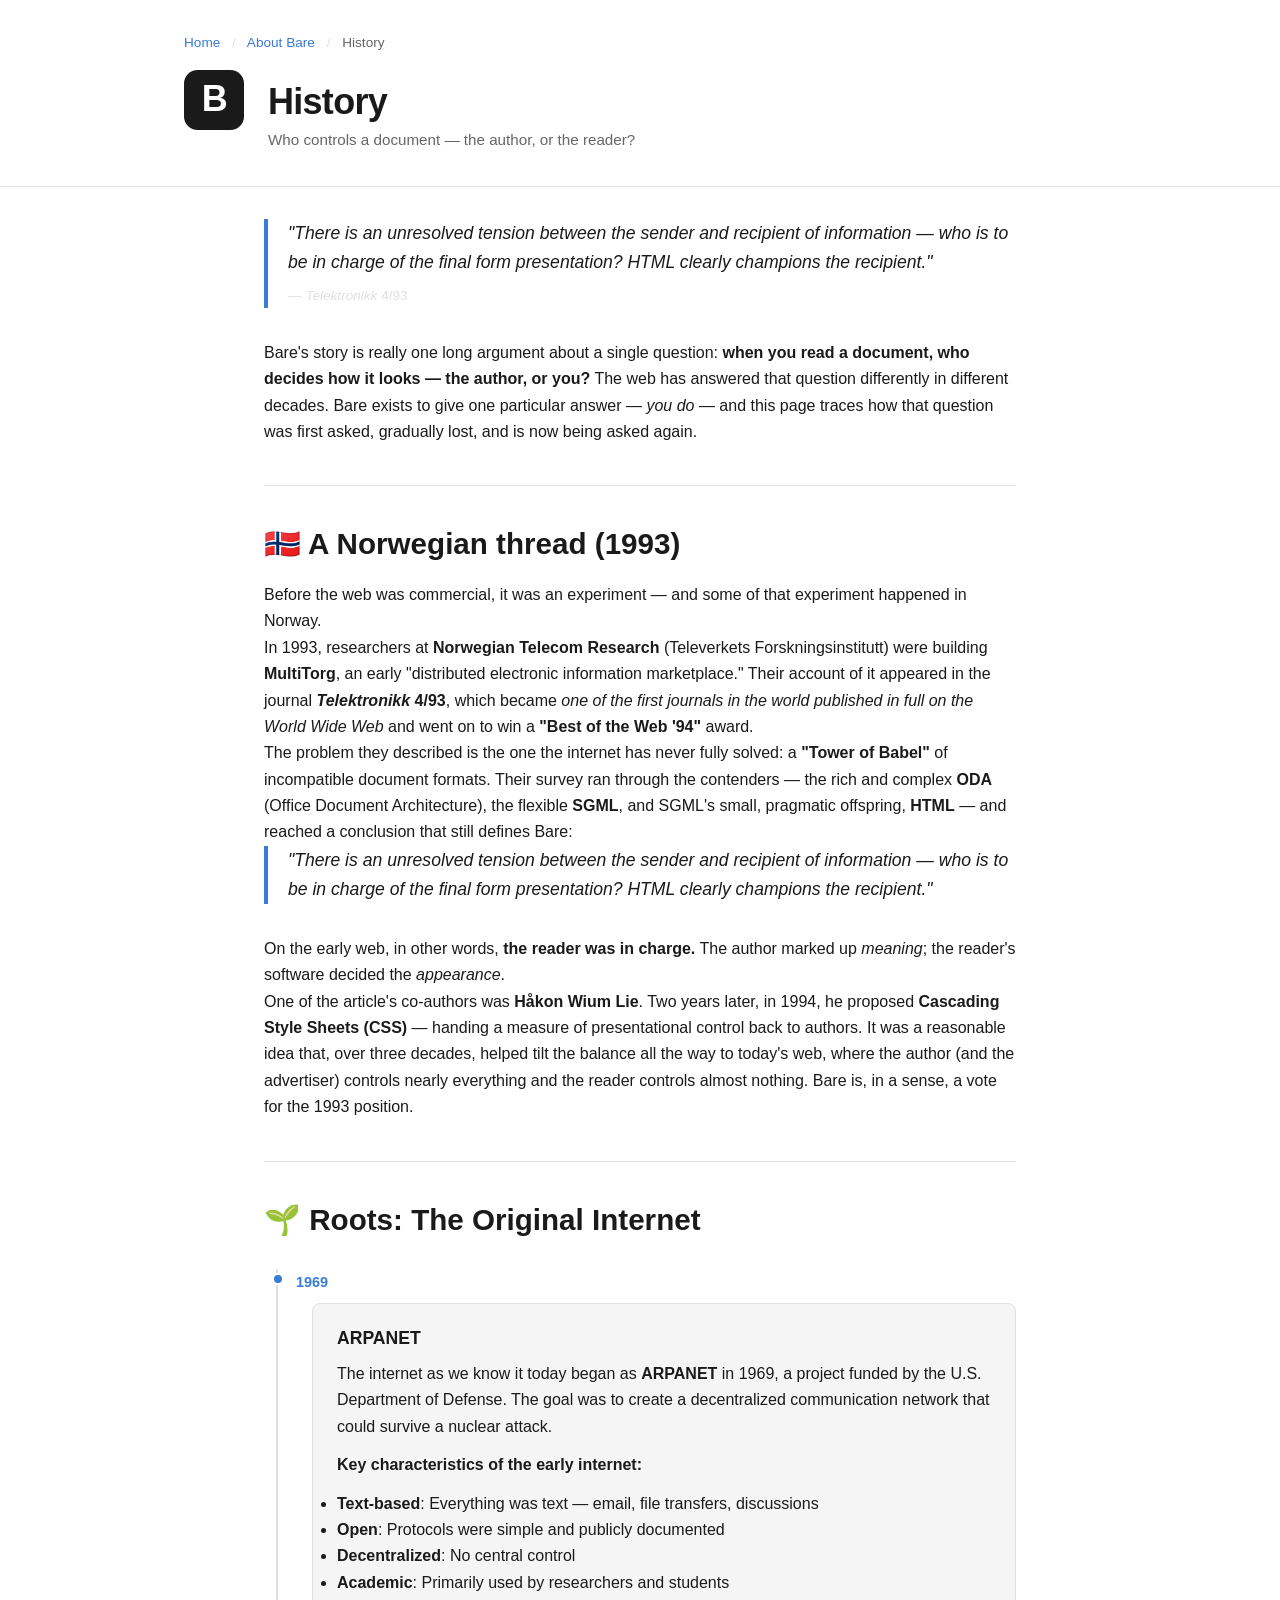
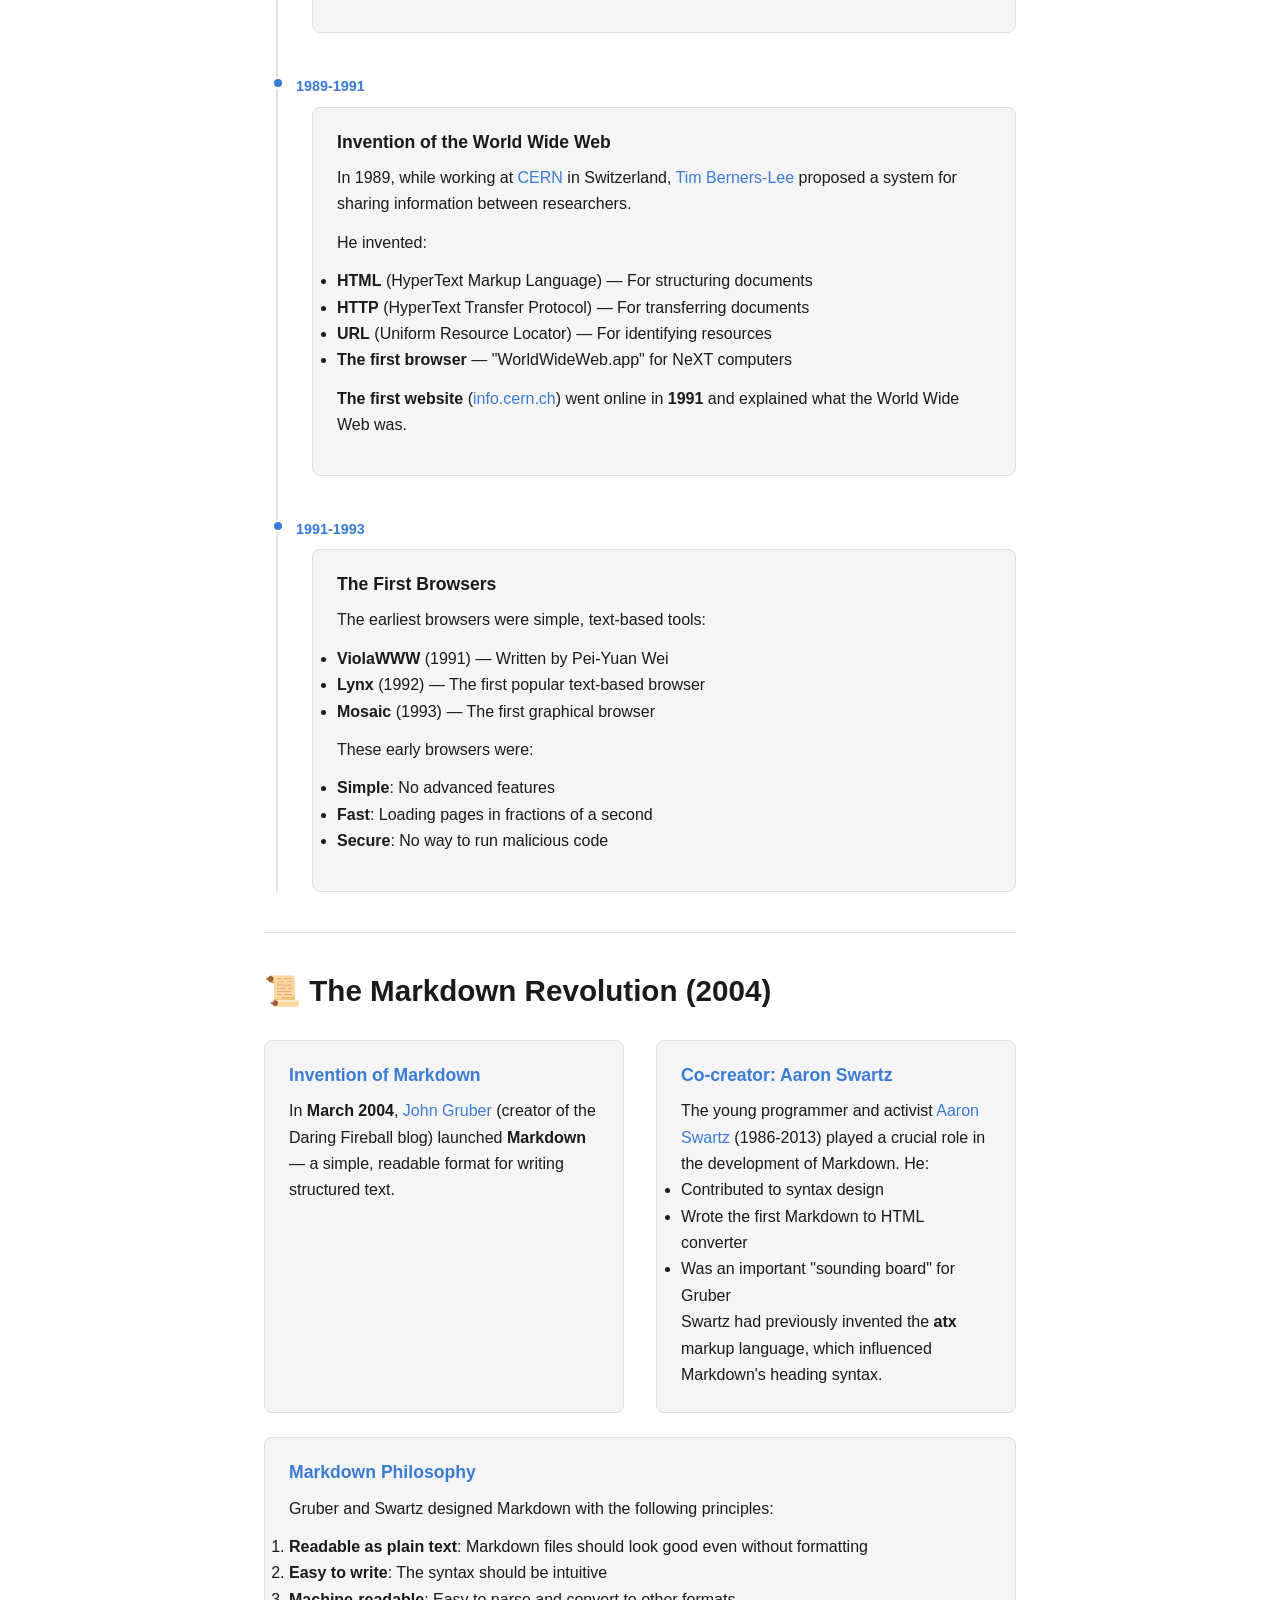
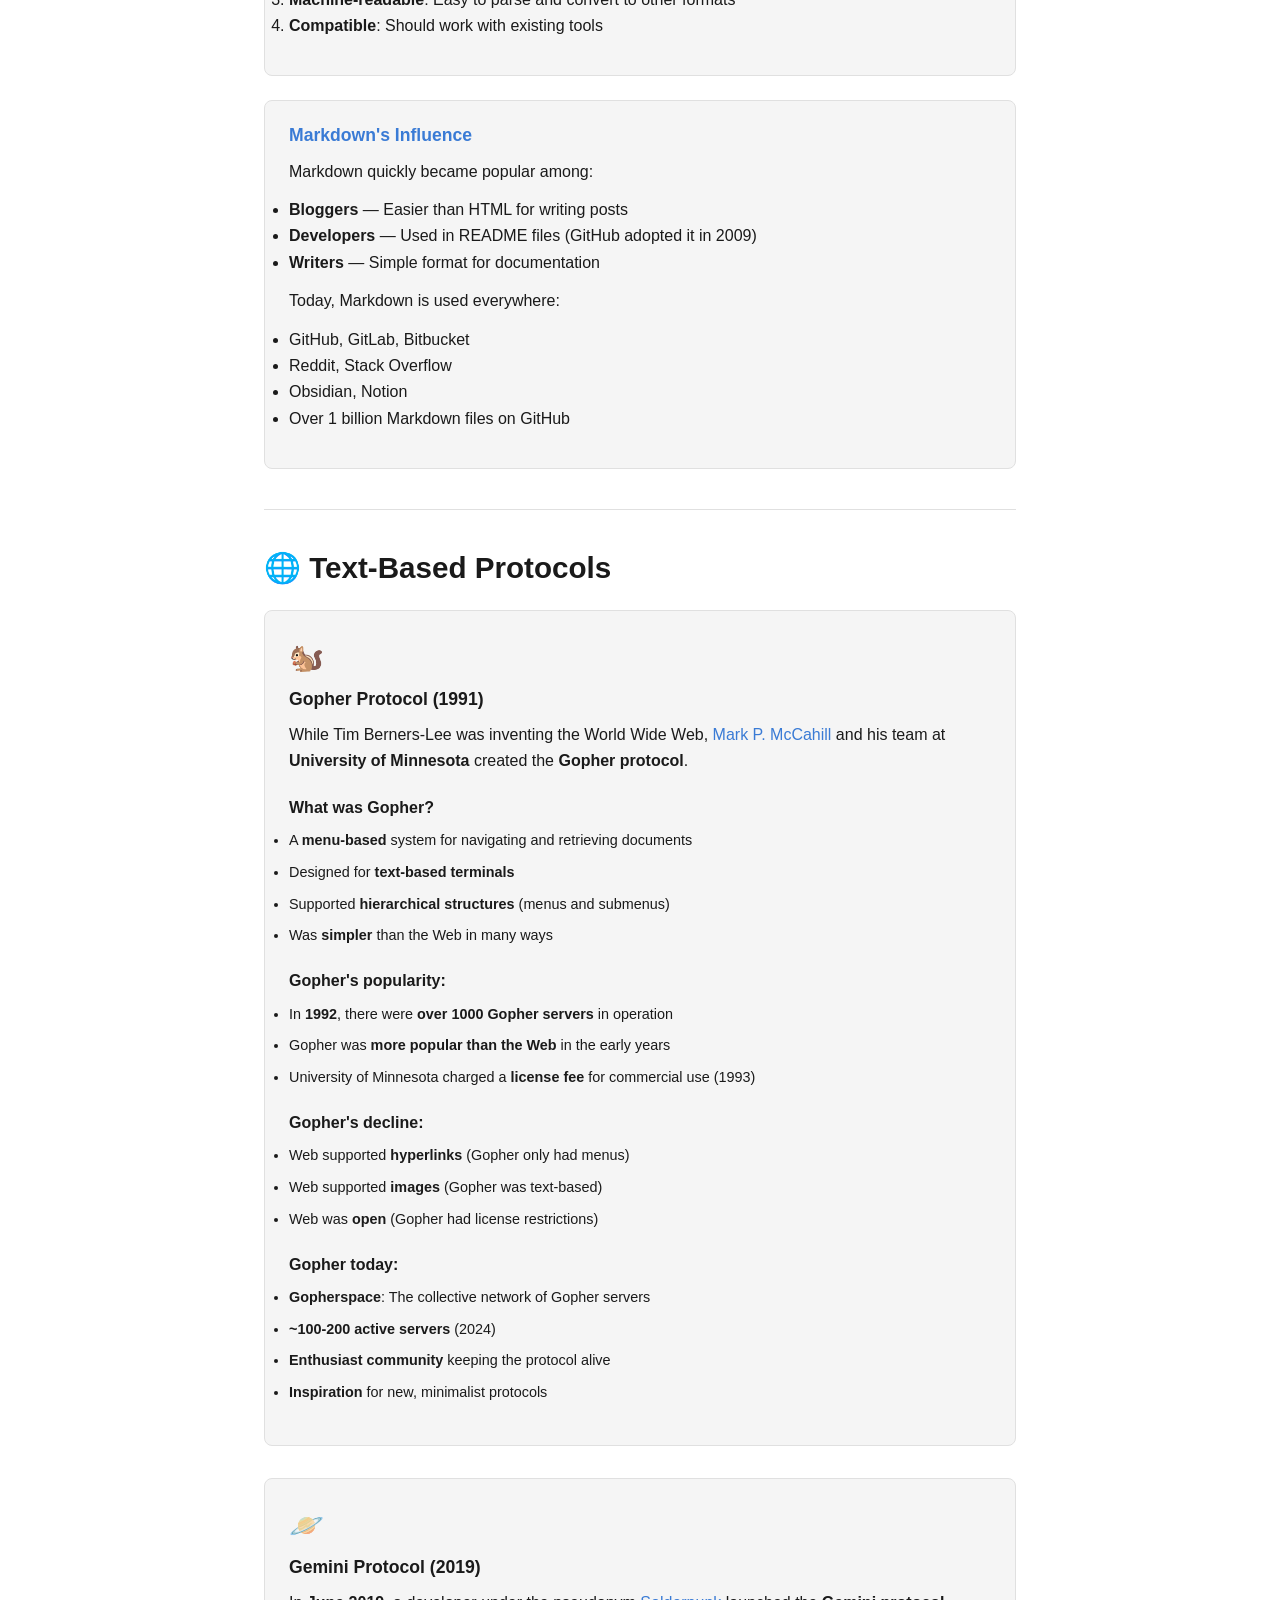
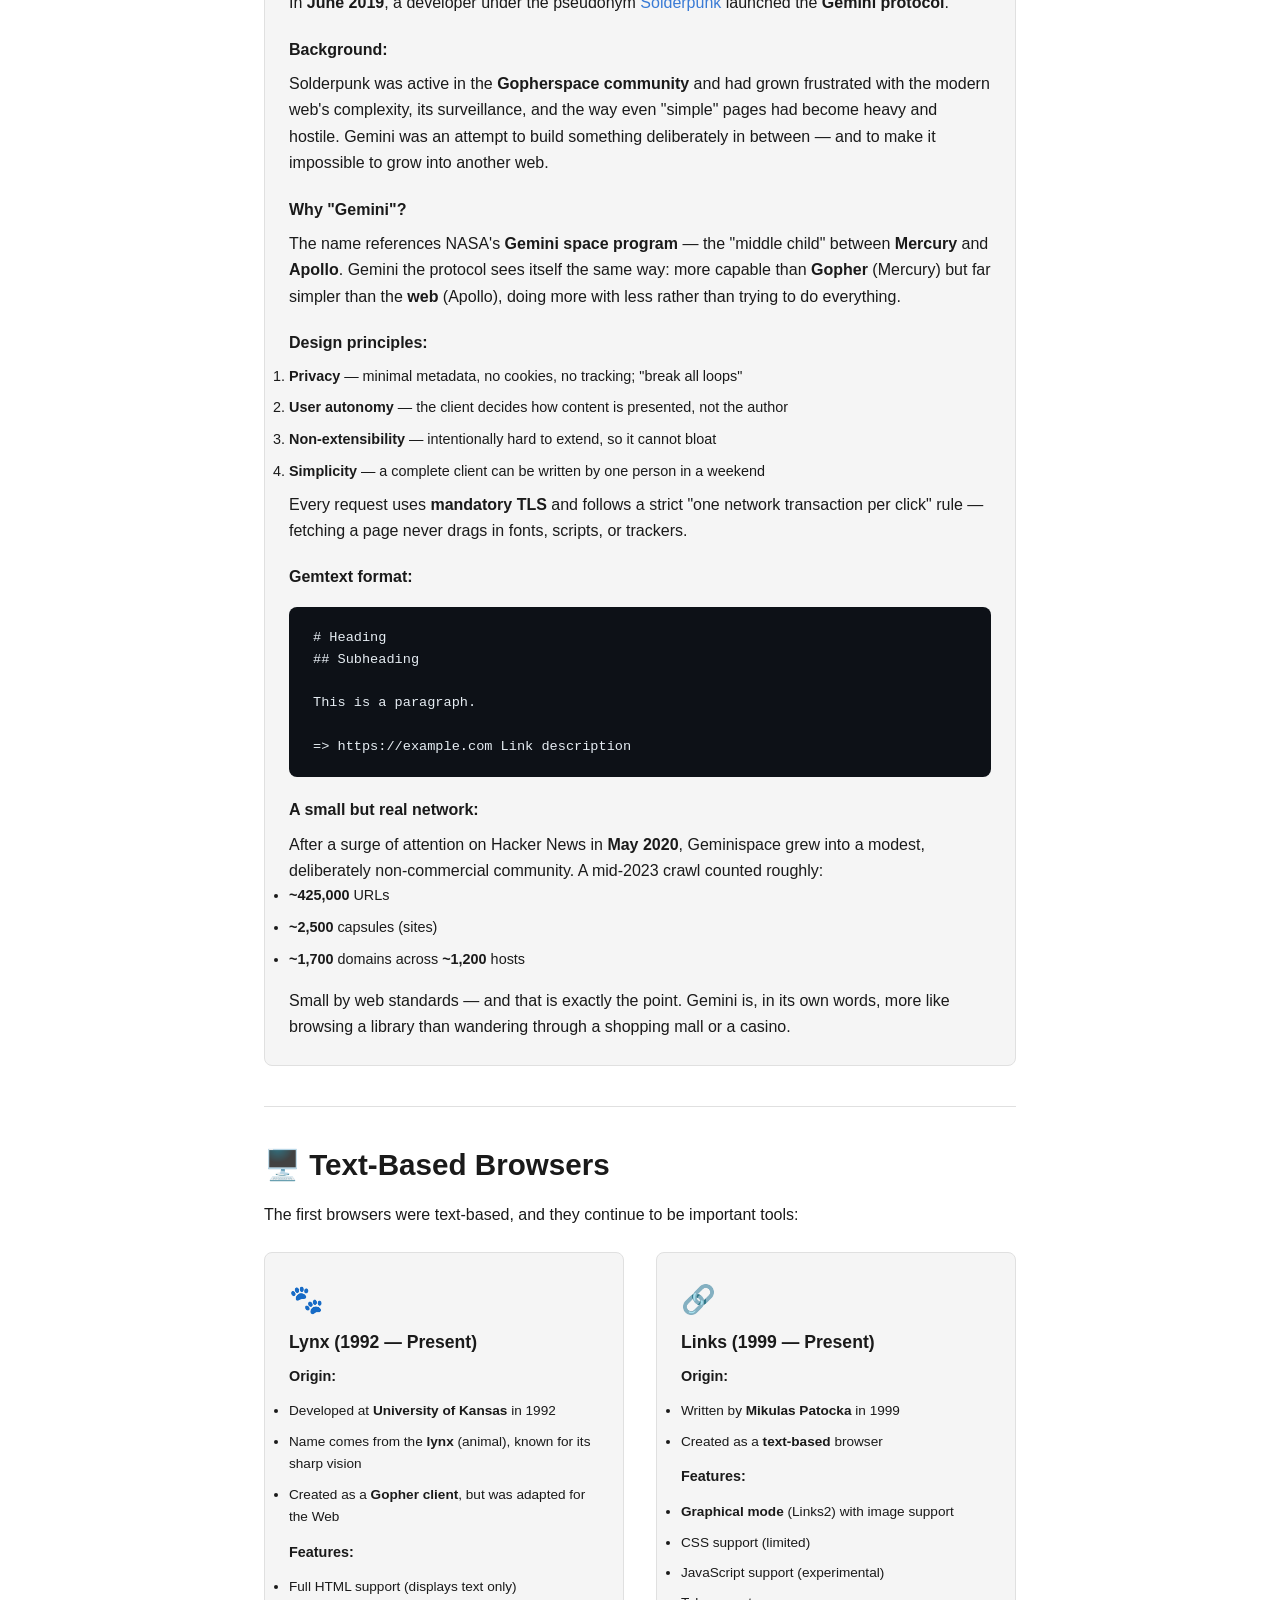
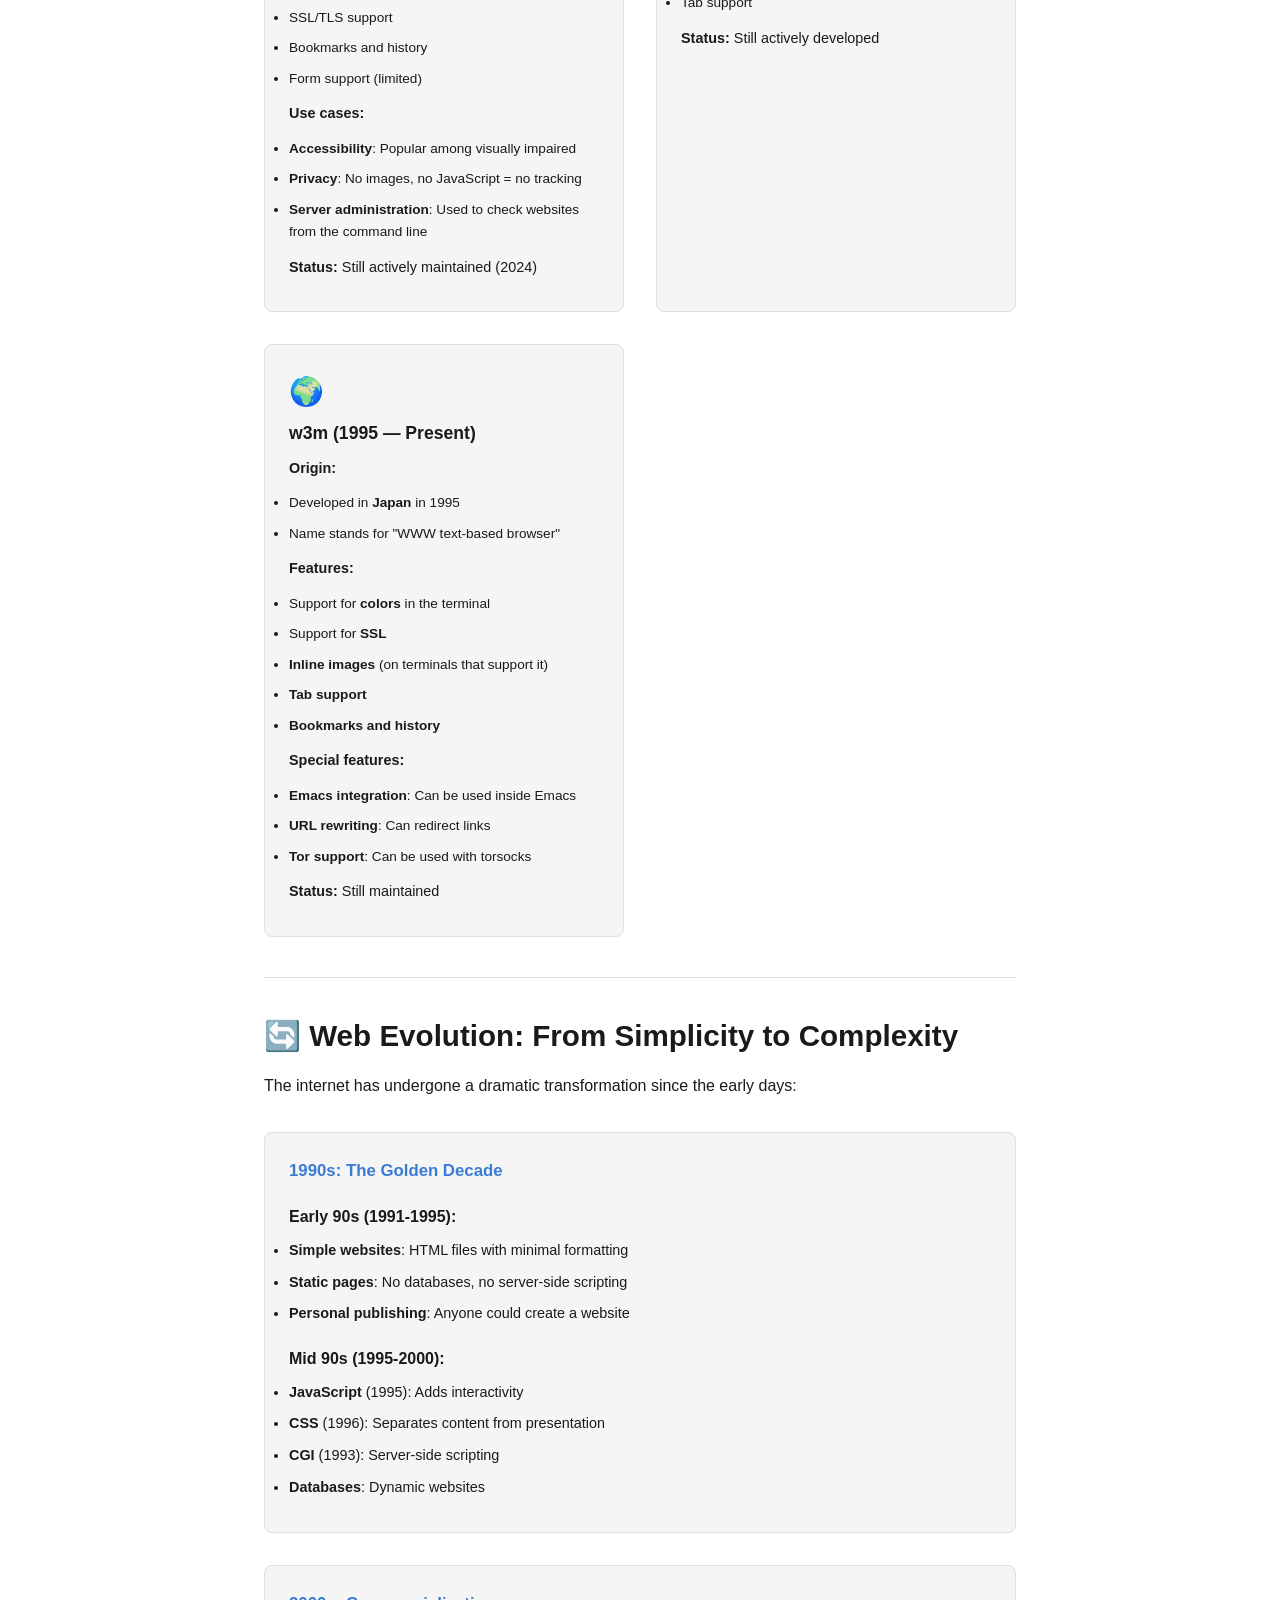
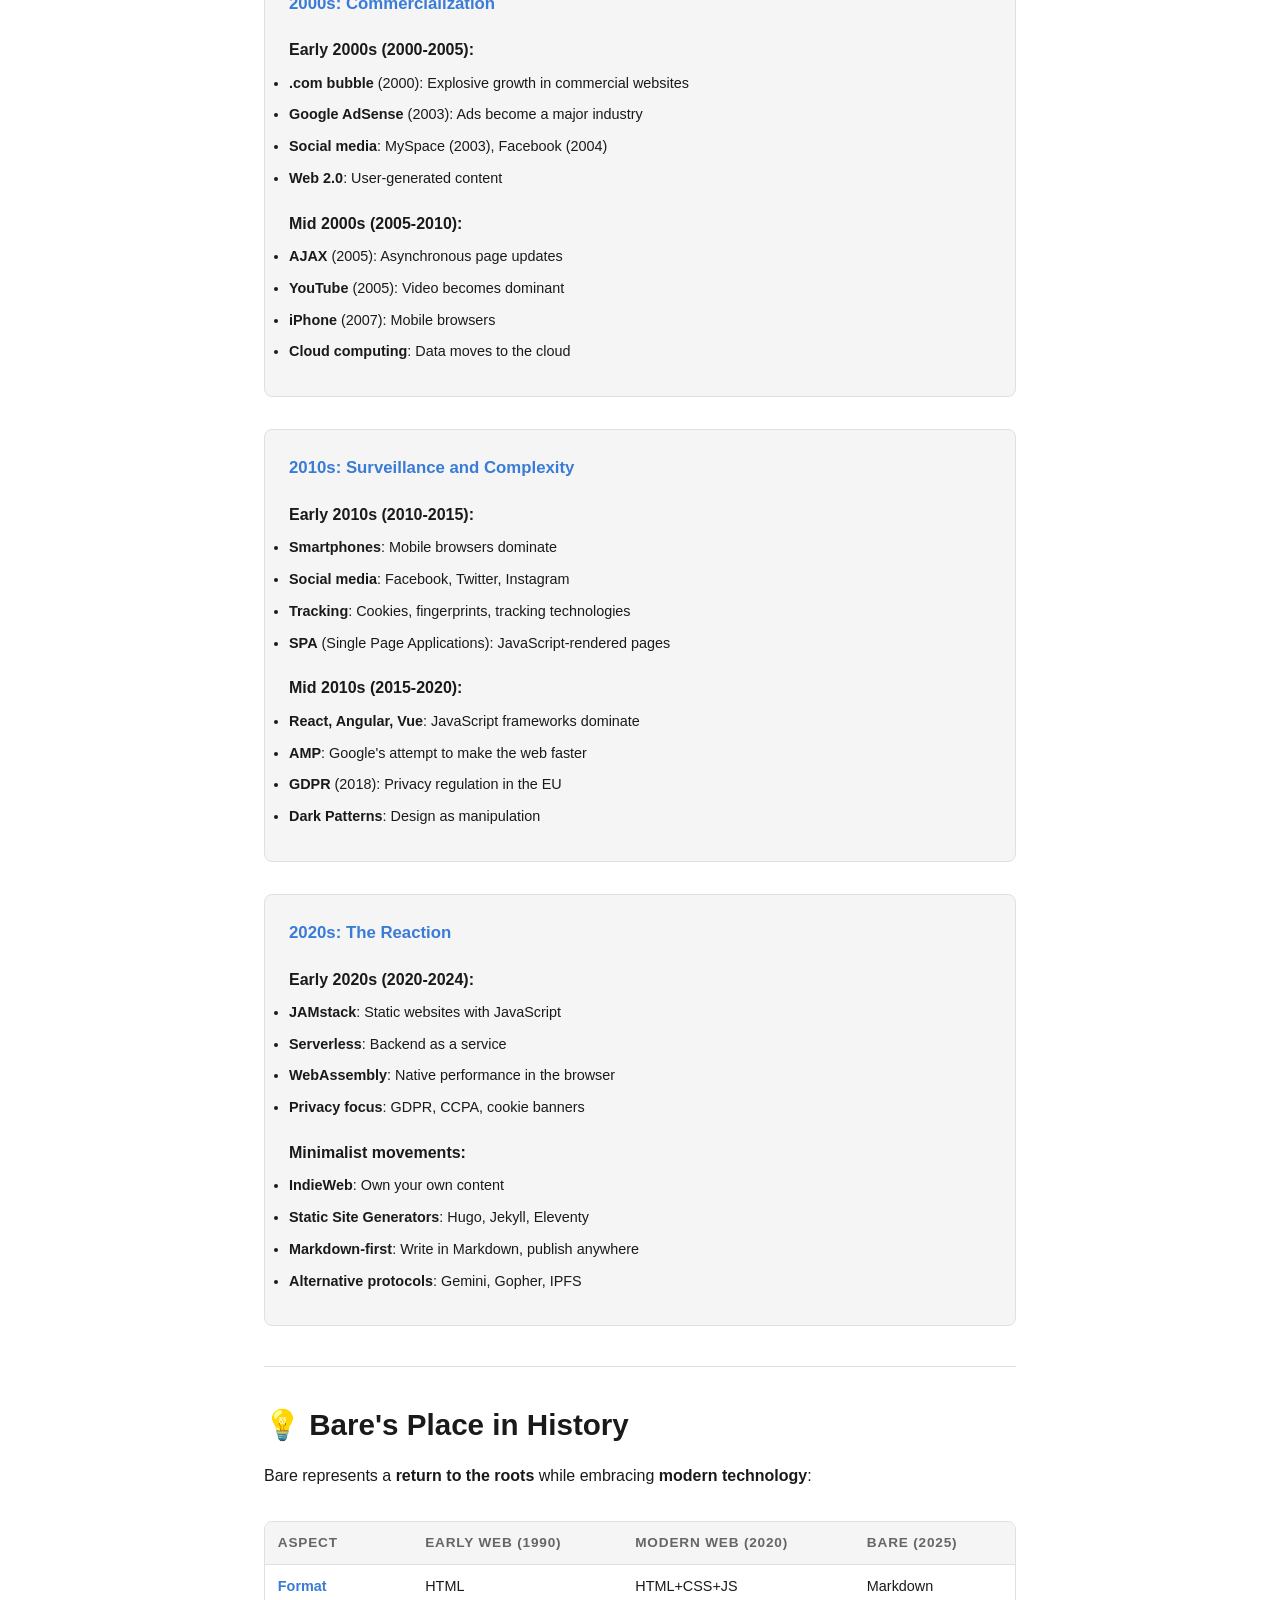
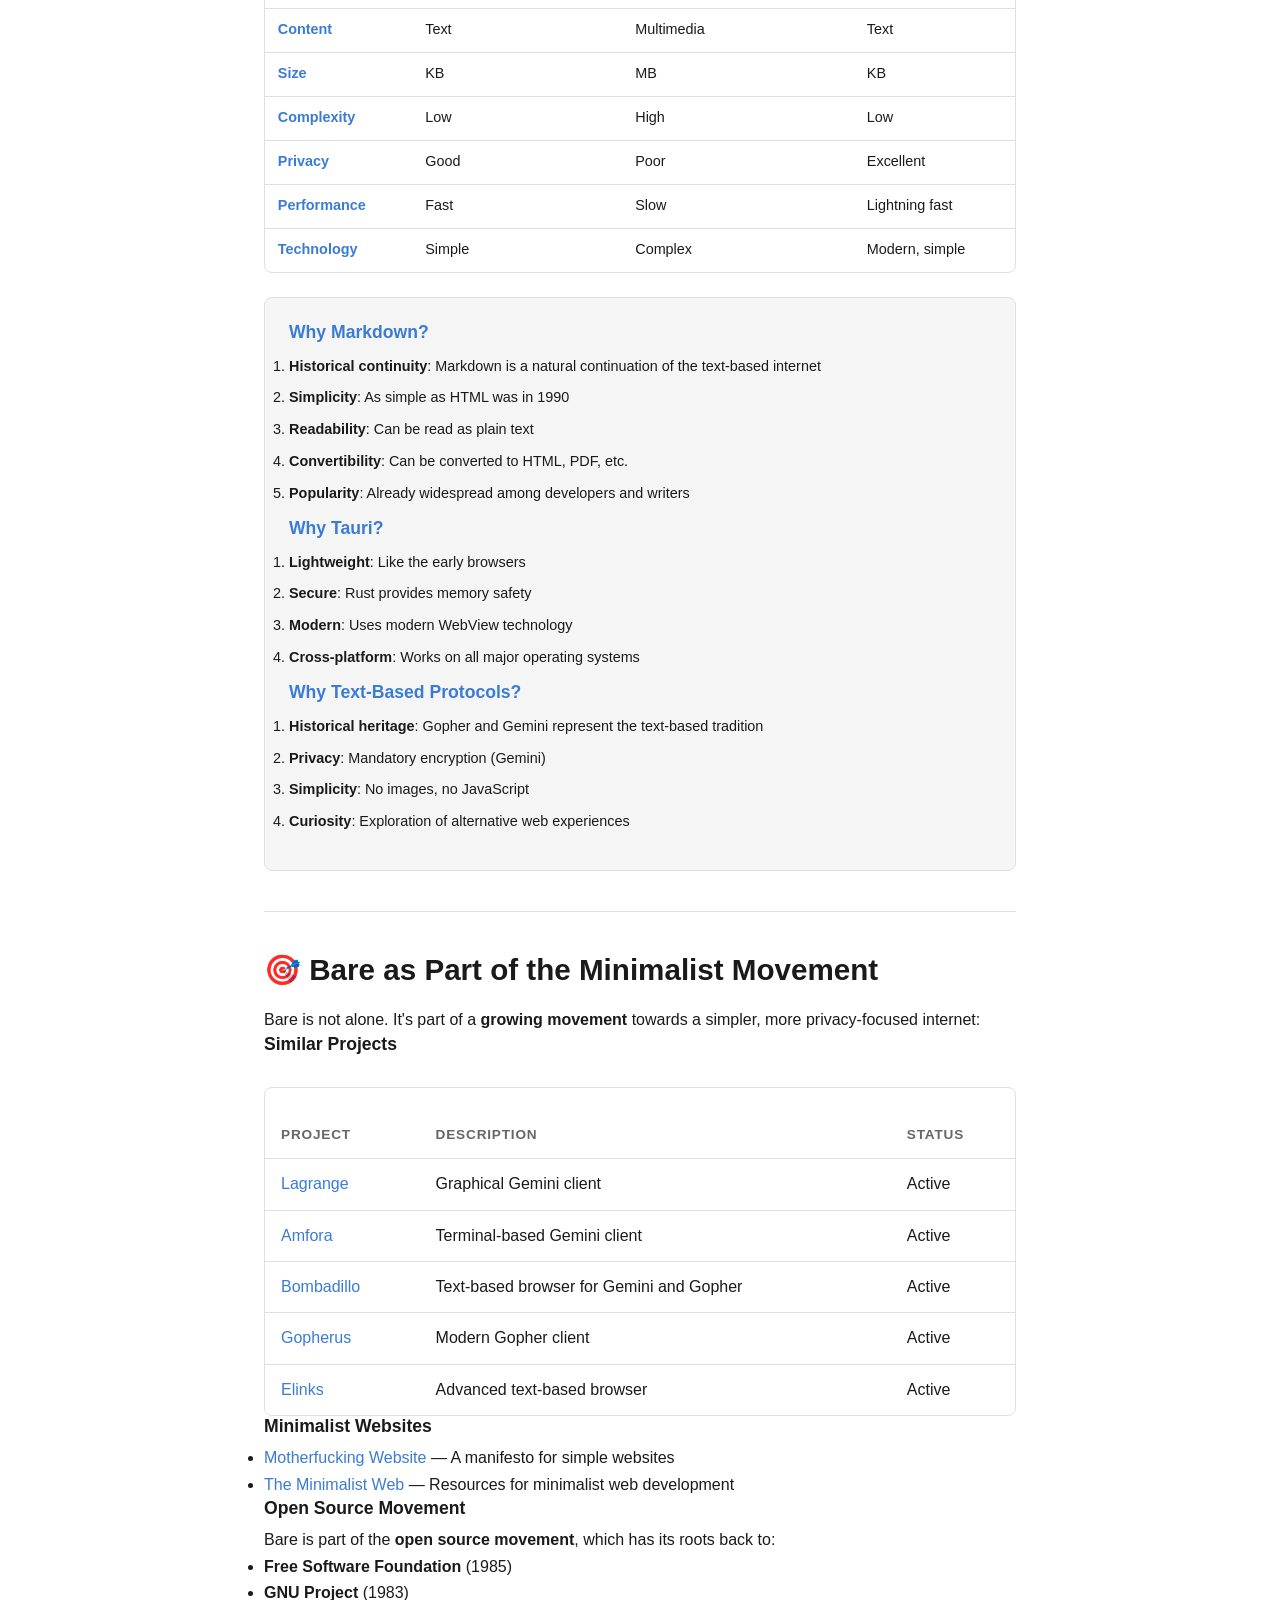
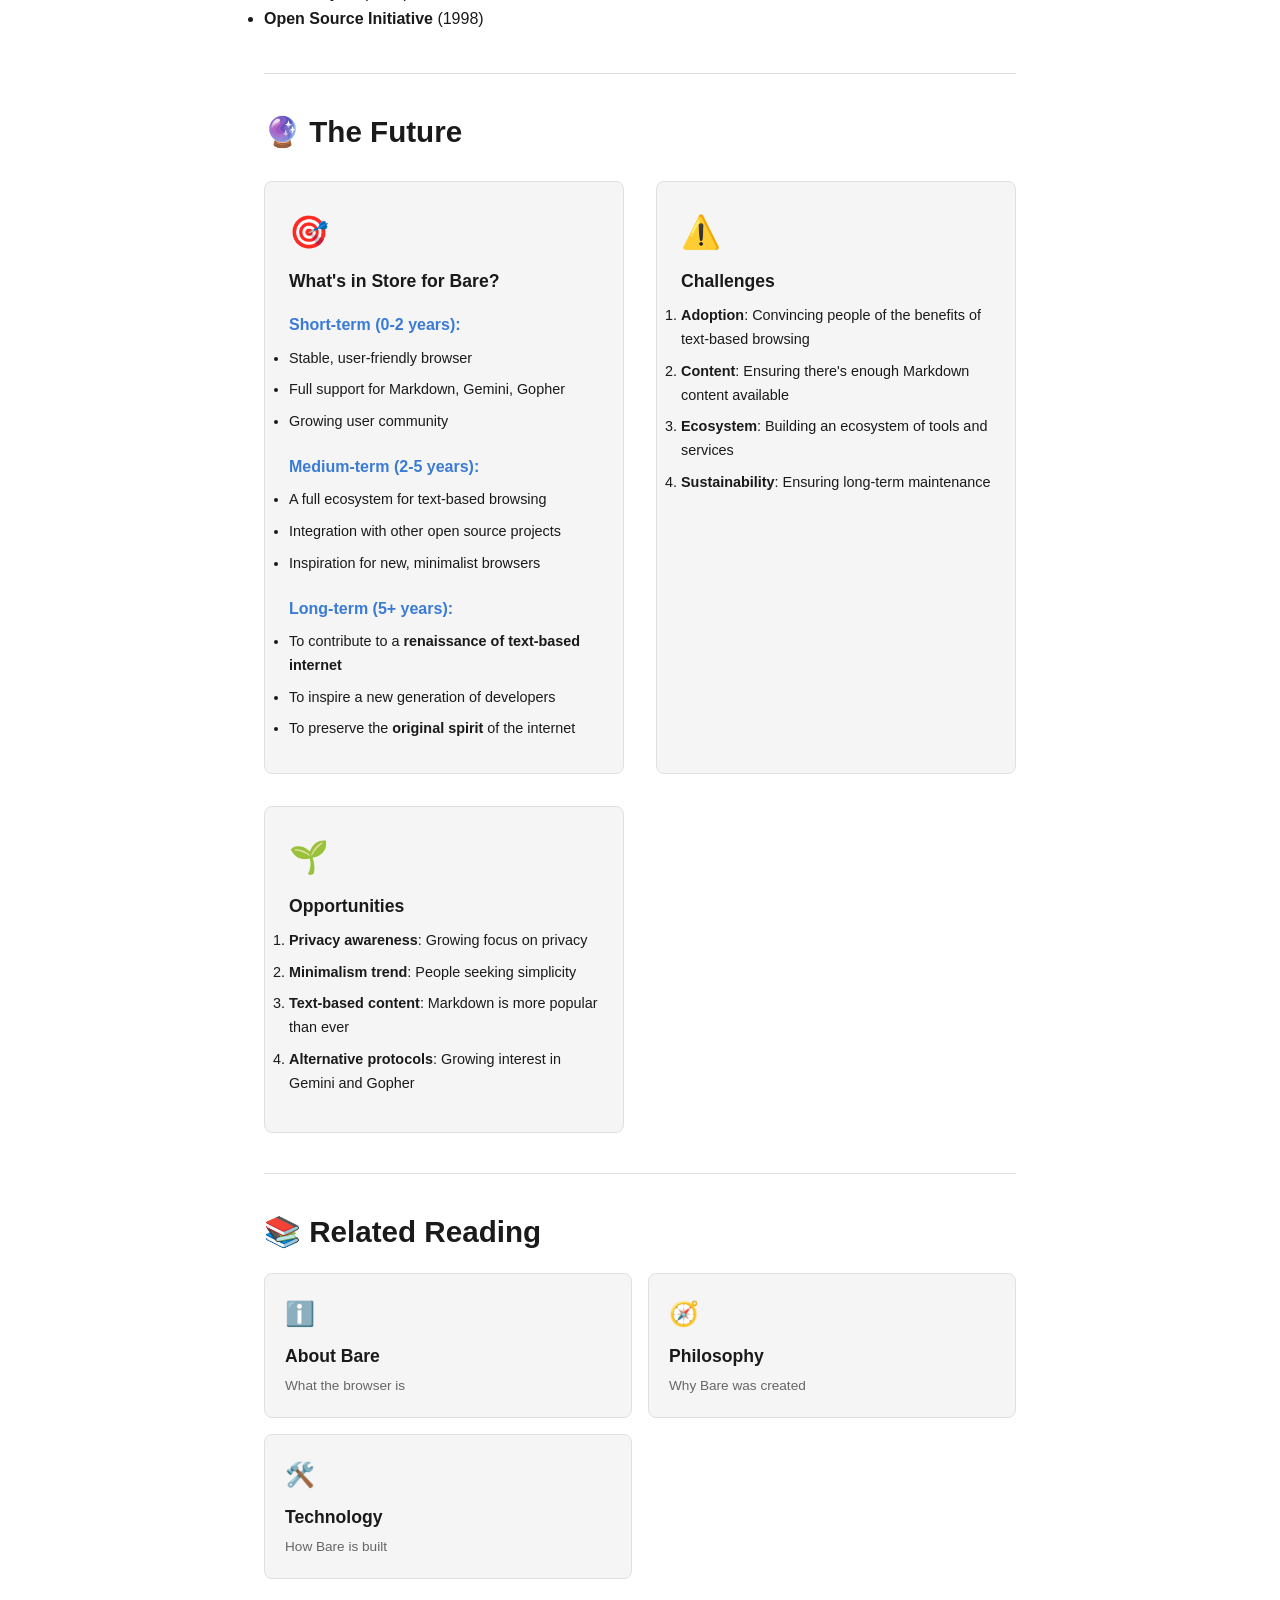
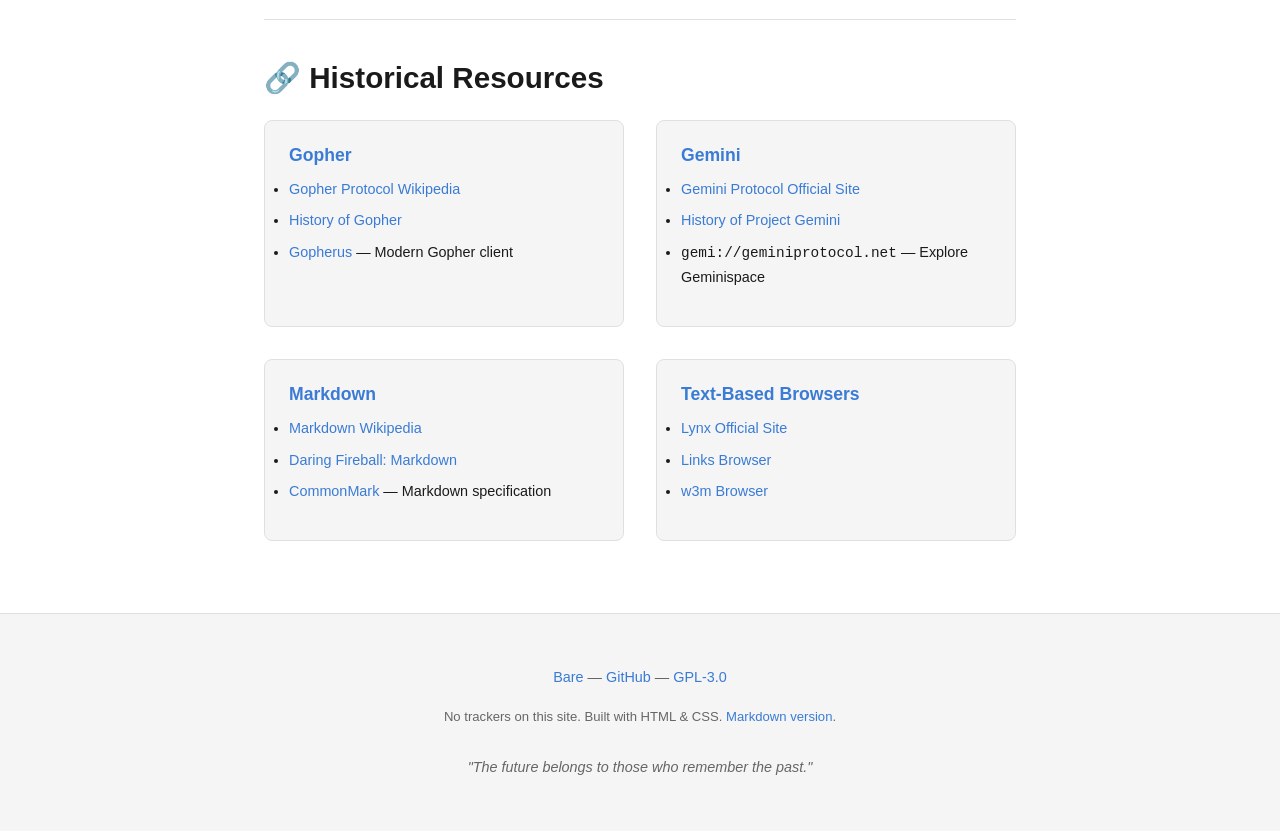
<file: sider/history.html>
<!DOCTYPE html>
<html lang="en">
<head>
  <meta charset="UTF-8">
  <meta name="viewport" content="width=device-width, initial-scale=1.0">
  <title>History &mdash; From MultiTorg to Gemini</title>
  <meta name="description" content="One long argument about who controls a document — the author or the reader. From Norway's 1993 MultiTorg and Telektronikk, through Markdown and Gopher, to Gemini.">
  
  <!-- Open Graph / Social Media -->
  <meta property="og:type" content="website">
  <meta property="og:title" content="History &mdash; From MultiTorg to Gemini">
  <meta property="og:description" content="Who controls a document, the author or the reader? A history from the 1993 insight that 'HTML champions the recipient' to the Gemini protocol.">
  <meta property="og:url" content="https://frankburmo.github.io/bare/sider/history.html">
  <meta property="og:locale" content="en_US">
  
  <!-- Twitter Card -->
  <meta name="twitter:card" content="summary_large_image">
  <meta name="twitter:title" content="History &mdash; From MultiTorg to Gemini">
  <meta name="twitter:description" content="Who controls a document, the author or the reader? A history from 1993's MultiTorg to the Gemini protocol.">
  
  <!-- Canonical -->
  <link rel="canonical" href="https://frankburmo.github.io/bare/sider/history.html">
  
  <!-- SEO -->
  <meta name="keywords" content="Bare, history, MultiTorg, Telektronikk, Håkon Wium Lie, CSS, World Wide Web, Markdown, Gopher, Gemini, Solderpunk, text-based">
  <meta name="author" content="Bare Contributors">
  
  <!-- Favicon -->
  <link rel="icon" href="../assets/logo.svg" type="image/svg+xml">
  
  <!-- Stylesheet -->
  <link rel="stylesheet" href="../styles.css">
  
  <!-- Preload -->
  <link rel="preload" href="../styles.css" as="style">
</head>
<body>
  <!-- Header -->
  <header class="site-header">
    <div class="container">
      <nav class="breadcrumbs" aria-label="Breadcrumbs">
        <a href="../index.html">Home</a>
        <span class="breadcrumb-sep">/</span>
        <a href="about.html">About Bare</a>
        <span class="breadcrumb-sep">/</span>
        <span>History</span>
      </nav>
      
      <div class="header-content">
        <a href="../index.html" class="logo-link" aria-label="Bare Home">
          <img src="../assets/logo.svg" alt="Bare" class="logo" width="60" height="60">
        </a>
        <div class="header-text">
          <h1>History</h1>
          <p class="subtitle">Who controls a document &mdash; the author, or the reader?</p>
        </div>
      </div>
    </div>
  </header>

  <!-- Main Content -->
  <main class="page-content">
    <div class="container">
      <article>
        <section class="intro">
          <blockquote class="pull-quote">
            <p>"There is an unresolved tension between the sender and recipient of information &mdash; who is to be in charge of the final form presentation? HTML clearly champions the recipient."</p>
            <cite>&mdash; <em>Telektronikk</em> 4/93</cite>
          </blockquote>
          
          <p>
            Bare's story is really one long argument about a single question: <strong>when 
            you read a document, who decides how it looks &mdash; the author, or you?</strong> 
            The web has answered that question differently in different decades. Bare exists 
            to give one particular answer &mdash; <em>you do</em> &mdash; and this page traces 
            how that question was first asked, gradually lost, and is now being asked again.
          </p>
        </section>

        <hr class="section-divider">

        <section id="norwegian-thread" class="content-section">
          <h2>🇳🇴 A Norwegian thread (1993)</h2>
          
          <p>
            Before the web was commercial, it was an experiment &mdash; and some of that 
            experiment happened in Norway.
          </p>
          <p>
            In 1993, researchers at <strong>Norwegian Telecom Research</strong> (Televerkets 
            Forskningsinstitutt) were building <strong>MultiTorg</strong>, an early 
            "distributed electronic information marketplace." Their account of it appeared in 
            the journal <strong><em>Telektronikk</em> 4/93</strong>, which became <em>one of 
            the first journals in the world published in full on the World Wide Web</em> and 
            went on to win a <strong>"Best of the Web '94"</strong> award.
          </p>
          <p>
            The problem they described is the one the internet has never fully solved: a 
            <strong>"Tower of Babel"</strong> of incompatible document formats. Their survey 
            ran through the contenders &mdash; the rich and complex <strong>ODA</strong> 
            (Office Document Architecture), the flexible <strong>SGML</strong>, and SGML's 
            small, pragmatic offspring, <strong>HTML</strong> &mdash; and reached a conclusion 
            that still defines Bare:
          </p>
          <blockquote class="pull-quote">
            <p>"There is an unresolved tension between the sender and recipient of information &mdash; who is to be in charge of the final form presentation? HTML clearly champions the recipient."</p>
          </blockquote>
          <p>
            On the early web, in other words, <strong>the reader was in charge.</strong> The 
            author marked up <em>meaning</em>; the reader's software decided the 
            <em>appearance</em>.
          </p>
          <p>
            One of the article's co-authors was <strong>Håkon Wium Lie</strong>. Two years 
            later, in 1994, he proposed <strong>Cascading Style Sheets (CSS)</strong> &mdash; 
            handing a measure of presentational control back to authors. It was a reasonable 
            idea that, over three decades, helped tilt the balance all the way to today's web, 
            where the author (and the advertiser) controls nearly everything and the reader 
            controls almost nothing. Bare is, in a sense, a vote for the 1993 position.
          </p>
        </section>

        <hr class="section-divider">

        <section id="roots" class="content-section">
          <h2>🌱 Roots: The Original Internet</h2>
          
          <div class="timeline">
            <div class="timeline-event">
              <span class="event-date">1969</span>
              <div class="event-content">
                <h3>ARPANET</h3>
                <p>
                  The internet as we know it today began as <strong>ARPANET</strong> in 1969, 
                  a project funded by the U.S. Department of Defense. The goal was to create 
                  a decentralized communication network that could survive a nuclear attack.
                </p>
                <p>
                  <strong>Key characteristics of the early internet:</strong>
                </p>
                <ul>
                  <li><strong>Text-based</strong>: Everything was text &mdash; email, file transfers, discussions</li>
                  <li><strong>Open</strong>: Protocols were simple and publicly documented</li>
                  <li><strong>Decentralized</strong>: No central control</li>
                  <li><strong>Academic</strong>: Primarily used by researchers and students</li>
                </ul>
              </div>
            </div>
            
            <div class="timeline-event">
              <span class="event-date">1989-1991</span>
              <div class="event-content">
                <h3>Invention of the World Wide Web</h3>
                <p>
                  In 1989, while working at <a href="https://home.cern/">CERN</a> in Switzerland, 
                  <a href="https://en.wikipedia.org/wiki/Tim_Berners-Lee">Tim Berners-Lee</a> 
                  proposed a system for sharing information between researchers.
                </p>
                <p>
                  He invented:
                </p>
                <ul>
                  <li><strong>HTML</strong> (HyperText Markup Language) &mdash; For structuring documents</li>
                  <li><strong>HTTP</strong> (HyperText Transfer Protocol) &mdash; For transferring documents</li>
                  <li><strong>URL</strong> (Uniform Resource Locator) &mdash; For identifying resources</li>
                  <li><strong>The first browser</strong> &mdash; "WorldWideWeb.app" for NeXT computers</li>
                </ul>
                <p>
                  <strong>The first website</strong> (<a href="http://info.cern.ch">info.cern.ch</a>) 
                  went online in <strong>1991</strong> and explained what the World Wide Web was.
                </p>
              </div>
            </div>
            
            <div class="timeline-event">
              <span class="event-date">1991-1993</span>
              <div class="event-content">
                <h3>The First Browsers</h3>
                <p>
                  The earliest browsers were simple, text-based tools:
                </p>
                <ul>
                  <li><strong>ViolaWWW</strong> (1991) &mdash; Written by Pei-Yuan Wei</li>
                  <li><strong>Lynx</strong> (1992) &mdash; The first popular text-based browser</li>
                  <li><strong>Mosaic</strong> (1993) &mdash; The first graphical browser</li>
                </ul>
                <p>
                  These early browsers were:
                </p>
                <ul>
                  <li><strong>Simple</strong>: No advanced features</li>
                  <li><strong>Fast</strong>: Loading pages in fractions of a second</li>
                  <li><strong>Secure</strong>: No way to run malicious code</li>
                </ul>
              </div>
            </div>
          </div>
        </section>

        <hr class="section-divider">

        <section id="markdown" class="content-section">
          <h2>📜 The Markdown Revolution (2004)</h2>
          
          <div class="markdown-story">
            <div class="story-column">
              <h3>Invention of Markdown</h3>
              <p>
                In <strong>March 2004</strong>, <a href="https://daringfireball.net/">John Gruber</a> 
                (creator of the Daring Fireball blog) launched <strong>Markdown</strong> &mdash; 
                a simple, readable format for writing structured text.
              </p>
            </div>
            
            <div class="story-column">
              <h3>Co-creator: Aaron Swartz</h3>
              <p>
                The young programmer and activist 
                <a href="https://en.wikipedia.org/wiki/Aaron_Swartz">Aaron Swartz</a> (1986-2013) 
                played a crucial role in the development of Markdown. He:
              </p>
              <ul>
                <li>Contributed to syntax design</li>
                <li>Wrote the first Markdown to HTML converter</li>
                <li>Was an important "sounding board" for Gruber</li>
              </ul>
              <p>
                Swartz had previously invented the <strong>atx</strong> markup language, which 
                influenced Markdown's heading syntax.
              </p>
            </div>
          </div>
          
          <div class="markdown-philosophy">
            <h3>Markdown Philosophy</h3>
            <p>
              Gruber and Swartz designed Markdown with the following principles:
            </p>
            <ol>
              <li><strong>Readable as plain text</strong>: Markdown files should look good even without formatting</li>
              <li><strong>Easy to write</strong>: The syntax should be intuitive</li>
              <li><strong>Machine-readable</strong>: Easy to parse and convert to other formats</li>
              <li><strong>Compatible</strong>: Should work with existing tools</li>
            </ol>
          </div>
          
          <div class="markdown-impact">
            <h3>Markdown's Influence</h3>
            <p>
              Markdown quickly became popular among:
            </p>
            <ul>
              <li><strong>Bloggers</strong> &mdash; Easier than HTML for writing posts</li>
              <li><strong>Developers</strong> &mdash; Used in README files (GitHub adopted it in 2009)</li>
              <li><strong>Writers</strong> &mdash; Simple format for documentation</li>
            </ul>
            <p>
              Today, Markdown is used everywhere:
            </p>
            <ul>
              <li>GitHub, GitLab, Bitbucket</li>
              <li>Reddit, Stack Overflow</li>
              <li>Obsidian, Notion</li>
              <li>Over 1 billion Markdown files on GitHub</li>
            </ul>
          </div>
        </section>

        <hr class="section-divider">

        <section id="protocols" class="content-section">
          <h2>🌐 Text-Based Protocols</h2>
          
          <div class="protocol-story">
            <div class="protocol-card large">
              <span class="protocol-icon">🐿️</span>
              <h3>Gopher Protocol (1991)</h3>
              <p>
                While Tim Berners-Lee was inventing the World Wide Web, 
                <a href="https://en.wikipedia.org/wiki/Mark_P._McCahill">Mark P. McCahill</a> 
                and his team at <strong>University of Minnesota</strong> created the 
                <strong>Gopher protocol</strong>.
              </p>
              
              <h4>What was Gopher?</h4>
              <ul>
                <li>A <strong>menu-based</strong> system for navigating and retrieving documents</li>
                <li>Designed for <strong>text-based terminals</strong></li>
                <li>Supported <strong>hierarchical structures</strong> (menus and submenus)</li>
                <li>Was <strong>simpler</strong> than the Web in many ways</li>
              </ul>
              
              <h4>Gopher's popularity:</h4>
              <ul>
                <li>In <strong>1992</strong>, there were <strong>over 1000 Gopher servers</strong> in operation</li>
                <li>Gopher was <strong>more popular than the Web</strong> in the early years</li>
                <li>University of Minnesota charged a <strong>license fee</strong> for commercial use (1993)</li>
              </ul>
              
              <h4>Gopher's decline:</h4>
              <ul>
                <li>Web supported <strong>hyperlinks</strong> (Gopher only had menus)</li>
                <li>Web supported <strong>images</strong> (Gopher was text-based)</li>
                <li>Web was <strong>open</strong> (Gopher had license restrictions)</li>
              </ul>
              
              <h4>Gopher today:</h4>
              <ul>
                <li><strong>Gopherspace</strong>: The collective network of Gopher servers</li>
                <li><strong>~100-200 active servers</strong> (2024)</li>
                <li><strong>Enthusiast community</strong> keeping the protocol alive</li>
                <li><strong>Inspiration</strong> for new, minimalist protocols</li>
              </ul>
            </div>
            
            <div class="protocol-card large">
              <span class="protocol-icon">🪐</span>
              <h3>Gemini Protocol (2019)</h3>
              <p>
                In <strong>June 2019</strong>, a developer under the pseudonym 
                <a href="https://geminiprotocol.net/">Solderpunk</a> launched the 
                <strong>Gemini protocol</strong>.
              </p>
              
              <h4>Background:</h4>
              <p>
                Solderpunk was active in the <strong>Gopherspace community</strong> and had 
                grown frustrated with the modern web's complexity, its surveillance, and the 
                way even "simple" pages had become heavy and hostile. Gemini was an attempt to 
                build something deliberately in between &mdash; and to make it impossible to 
                grow into another web.
              </p>
              
              <h4>Why "Gemini"?</h4>
              <p>
                The name references NASA's <strong>Gemini space program</strong> &mdash; the 
                "middle child" between <strong>Mercury</strong> and <strong>Apollo</strong>. 
                Gemini the protocol sees itself the same way: more capable than 
                <strong>Gopher</strong> (Mercury) but far simpler than the <strong>web</strong> 
                (Apollo), doing more with less rather than trying to do everything.
              </p>
              
              <h4>Design principles:</h4>
              <ol>
                <li><strong>Privacy</strong> &mdash; minimal metadata, no cookies, no tracking; "break all loops"</li>
                <li><strong>User autonomy</strong> &mdash; the client decides how content is presented, not the author</li>
                <li><strong>Non-extensibility</strong> &mdash; intentionally hard to extend, so it cannot bloat</li>
                <li><strong>Simplicity</strong> &mdash; a complete client can be written by one person in a weekend</li>
              </ol>
              <p>
                Every request uses <strong>mandatory TLS</strong> and follows a strict "one 
                network transaction per click" rule &mdash; fetching a page never drags in 
                fonts, scripts, or trackers.
              </p>
              
              <h4>Gemtext format:</h4>
              <pre><code># Heading
## Subheading

This is a paragraph.

=> https://example.com Link description</code></pre>
              
              <h4>A small but real network:</h4>
              <p>
                After a surge of attention on Hacker News in <strong>May 2020</strong>, 
                Geminispace grew into a modest, deliberately non-commercial community. A 
                mid-2023 crawl counted roughly:
              </p>
              <ul>
                <li><strong>~425,000</strong> URLs</li>
                <li><strong>~2,500</strong> capsules (sites)</li>
                <li><strong>~1,700</strong> domains across <strong>~1,200</strong> hosts</li>
              </ul>
              <p>
                Small by web standards &mdash; and that is exactly the point. Gemini is, in 
                its own words, more like browsing a library than wandering through a shopping 
                mall or a casino.
              </p>
            </div>
          </div>
        </section>

        <hr class="section-divider">

        <section id="browsers" class="content-section">
          <h2>🖥️ Text-Based Browsers</h2>
          
          <p>
            The first browsers were text-based, and they continue to be important tools:
          </p>
          
          <div class="browser-grid">
            <div class="browser-card">
              <span class="browser-icon">🐾</span>
              <h3>Lynx (1992 &mdash; Present)</h3>
              <p><strong>Origin:</strong></p>
              <ul>
                <li>Developed at <strong>University of Kansas</strong> in 1992</li>
                <li>Name comes from the <strong>lynx</strong> (animal), known for its sharp vision</li>
                <li>Created as a <strong>Gopher client</strong>, but was adapted for the Web</li>
              </ul>
              <p><strong>Features:</strong></p>
              <ul>
                <li>Full HTML support (displays text only)</li>
                <li>SSL/TLS support</li>
                <li>Bookmarks and history</li>
                <li>Form support (limited)</li>
              </ul>
              <p><strong>Use cases:</strong></p>
              <ul>
                <li><strong>Accessibility</strong>: Popular among visually impaired</li>
                <li><strong>Privacy</strong>: No images, no JavaScript = no tracking</li>
                <li><strong>Server administration</strong>: Used to check websites from the command line</li>
              </ul>
              <p><strong>Status:</strong> Still actively maintained (2024)</p>
            </div>
            
            <div class="browser-card">
              <span class="browser-icon">🔗</span>
              <h3>Links (1999 &mdash; Present)</h3>
              <p><strong>Origin:</strong></p>
              <ul>
                <li>Written by <strong>Mikulas Patocka</strong> in 1999</li>
                <li>Created as a <strong>text-based</strong> browser</li>
              </ul>
              <p><strong>Features:</strong></p>
              <ul>
                <li><strong>Graphical mode</strong> (Links2) with image support</li>
                <li>CSS support (limited)</li>
                <li>JavaScript support (experimental)</li>
                <li>Tab support</li>
              </ul>
              <p><strong>Status:</strong> Still actively developed</p>
            </div>
            
            <div class="browser-card">
              <span class="browser-icon">🌍</span>
              <h3>w3m (1995 &mdash; Present)</h3>
              <p><strong>Origin:</strong></p>
              <ul>
                <li>Developed in <strong>Japan</strong> in 1995</li>
                <li>Name stands for "WWW text-based browser"</li>
              </ul>
              <p><strong>Features:</strong></p>
              <ul>
                <li>Support for <strong>colors</strong> in the terminal</li>
                <li>Support for <strong>SSL</strong></li>
                <li><strong>Inline images</strong> (on terminals that support it)</li>
                <li><strong>Tab support</strong></li>
                <li><strong>Bookmarks and history</strong></li>
              </ul>
              <p><strong>Special features:</strong></p>
              <ul>
                <li><strong>Emacs integration</strong>: Can be used inside Emacs</li>
                <li><strong>URL rewriting</strong>: Can redirect links</li>
                <li><strong>Tor support</strong>: Can be used with torsocks</li>
              </ul>
              <p><strong>Status:</strong> Still maintained</p>
            </div>
          </div>
        </section>

        <hr class="section-divider">

        <section id="web-evolution" class="content-section">
          <h2>🔄 Web Evolution: From Simplicity to Complexity</h2>
          
          <p>
            The internet has undergone a dramatic transformation since the early days:
          </p>
          
          <div class="evolution-timeline">
            <div class="evolution-era">
              <span class="era-label">1990s: The Golden Decade</span>
              <div class="era-content">
                <h4>Early 90s (1991-1995):</h4>
                <ul>
                  <li><strong>Simple websites</strong>: HTML files with minimal formatting</li>
                  <li><strong>Static pages</strong>: No databases, no server-side scripting</li>
                  <li><strong>Personal publishing</strong>: Anyone could create a website</li>
                </ul>
                
                <h4>Mid 90s (1995-2000):</h4>
                <ul>
                  <li><strong>JavaScript</strong> (1995): Adds interactivity</li>
                  <li><strong>CSS</strong> (1996): Separates content from presentation</li>
                  <li><strong>CGI</strong> (1993): Server-side scripting</li>
                  <li><strong>Databases</strong>: Dynamic websites</li>
                </ul>
              </div>
            </div>
            
            <div class="evolution-era">
              <span class="era-label">2000s: Commercialization</span>
              <div class="era-content">
                <h4>Early 2000s (2000-2005):</h4>
                <ul>
                  <li><strong>.com bubble</strong> (2000): Explosive growth in commercial websites</li>
                  <li><strong>Google AdSense</strong> (2003): Ads become a major industry</li>
                  <li><strong>Social media</strong>: MySpace (2003), Facebook (2004)</li>
                  <li><strong>Web 2.0</strong>: User-generated content</li>
                </ul>
                
                <h4>Mid 2000s (2005-2010):</h4>
                <ul>
                  <li><strong>AJAX</strong> (2005): Asynchronous page updates</li>
                  <li><strong>YouTube</strong> (2005): Video becomes dominant</li>
                  <li><strong>iPhone</strong> (2007): Mobile browsers</li>
                  <li><strong>Cloud computing</strong>: Data moves to the cloud</li>
                </ul>
              </div>
            </div>
            
            <div class="evolution-era">
              <span class="era-label">2010s: Surveillance and Complexity</span>
              <div class="era-content">
                <h4>Early 2010s (2010-2015):</h4>
                <ul>
                  <li><strong>Smartphones</strong>: Mobile browsers dominate</li>
                  <li><strong>Social media</strong>: Facebook, Twitter, Instagram</li>
                  <li><strong>Tracking</strong>: Cookies, fingerprints, tracking technologies</li>
                  <li><strong>SPA</strong> (Single Page Applications): JavaScript-rendered pages</li>
                </ul>
                
                <h4>Mid 2010s (2015-2020):</h4>
                <ul>
                  <li><strong>React, Angular, Vue</strong>: JavaScript frameworks dominate</li>
                  <li><strong>AMP</strong>: Google's attempt to make the web faster</li>
                  <li><strong>GDPR</strong> (2018): Privacy regulation in the EU</li>
                  <li><strong>Dark Patterns</strong>: Design as manipulation</li>
                </ul>
              </div>
            </div>
            
            <div class="evolution-era">
              <span class="era-label">2020s: The Reaction</span>
              <div class="era-content">
                <h4>Early 2020s (2020-2024):</h4>
                <ul>
                  <li><strong>JAMstack</strong>: Static websites with JavaScript</li>
                  <li><strong>Serverless</strong>: Backend as a service</li>
                  <li><strong>WebAssembly</strong>: Native performance in the browser</li>
                  <li><strong>Privacy focus</strong>: GDPR, CCPA, cookie banners</li>
                </ul>
                
                <h4>Minimalist movements:</h4>
                <ul>
                  <li><strong>IndieWeb</strong>: Own your own content</li>
                  <li><strong>Static Site Generators</strong>: Hugo, Jekyll, Eleventy</li>
                  <li><strong>Markdown-first</strong>: Write in Markdown, publish anywhere</li>
                  <li><strong>Alternative protocols</strong>: Gemini, Gopher, IPFS</li>
                </ul>
              </div>
            </div>
          </div>
        </section>

        <hr class="section-divider">

        <section id="bare-place" class="content-section">
          <h2>💡 Bare's Place in History</h2>
          
          <p>
            Bare represents a <strong>return to the roots</strong> while embracing 
            <strong>modern technology</strong>:
          </p>
          
          <div class="table-wrapper">
            <table class="comparison-table large">
              <thead>
                <tr>
                  <th>Aspect</th>
                  <th>Early Web (1990)</th>
                  <th>Modern Web (2020)</th>
                  <th>Bare (2025)</th>
                </tr>
              </thead>
              <tbody>
                <tr>
                  <td><strong>Format</strong></td>
                  <td>HTML</td>
                  <td>HTML+CSS+JS</td>
                  <td>Markdown</td>
                </tr>
                <tr>
                  <td><strong>Content</strong></td>
                  <td>Text</td>
                  <td>Multimedia</td>
                  <td>Text</td>
                </tr>
                <tr>
                  <td><strong>Size</strong></td>
                  <td>KB</td>
                  <td>MB</td>
                  <td>KB</td>
                </tr>
                <tr>
                  <td><strong>Complexity</strong></td>
                  <td>Low</td>
                  <td>High</td>
                  <td>Low</td>
                </tr>
                <tr>
                  <td><strong>Privacy</strong></td>
                  <td>Good</td>
                  <td>Poor</td>
                  <td>Excellent</td>
                </tr>
                <tr>
                  <td><strong>Performance</strong></td>
                  <td>Fast</td>
                  <td>Slow</td>
                  <td>Lightning fast</td>
                </tr>
                <tr>
                  <td><strong>Technology</strong></td>
                  <td>Simple</td>
                  <td>Complex</td>
                  <td>Modern, simple</td>
                </tr>
              </tbody>
            </table>
          </div>
          
          <div class="why-section">
            <h3>Why Markdown?</h3>
            <ol>
              <li><strong>Historical continuity</strong>: Markdown is a natural continuation of the text-based internet</li>
              <li><strong>Simplicity</strong>: As simple as HTML was in 1990</li>
              <li><strong>Readability</strong>: Can be read as plain text</li>
              <li><strong>Convertibility</strong>: Can be converted to HTML, PDF, etc.</li>
              <li><strong>Popularity</strong>: Already widespread among developers and writers</li>
            </ol>
            
            <h3>Why Tauri?</h3>
            <ol>
              <li><strong>Lightweight</strong>: Like the early browsers</li>
              <li><strong>Secure</strong>: Rust provides memory safety</li>
              <li><strong>Modern</strong>: Uses modern WebView technology</li>
              <li><strong>Cross-platform</strong>: Works on all major operating systems</li>
            </ol>
            
            <h3>Why Text-Based Protocols?</h3>
            <ol>
              <li><strong>Historical heritage</strong>: Gopher and Gemini represent the text-based tradition</li>
              <li><strong>Privacy</strong>: Mandatory encryption (Gemini)</li>
              <li><strong>Simplicity</strong>: No images, no JavaScript</li>
              <li><strong>Curiosity</strong>: Exploration of alternative web experiences</li>
            </ol>
          </div>
        </section>

        <hr class="section-divider">

        <section id="movement" class="content-section">
          <h2>🎯 Bare as Part of the Minimalist Movement</h2>
          
          <p>
            Bare is not alone. It's part of a <strong>growing movement</strong> 
            towards a simpler, more privacy-focused internet:
          </p>
          
          <h3>Similar Projects</h3>
          
          <div class="table-wrapper">
            <table class="project-table">
              <thead>
                <tr>
                  <th>Project</th>
                  <th>Description</th>
                  <th>Status</th>
                </tr>
              </thead>
              <tbody>
                <tr>
                  <td><a href="https://gmi.gplv2.be/lagrange/">Lagrange</a></td>
                  <td>Graphical Gemini client</td>
                  <td>Active</td>
                </tr>
                <tr>
                  <td><a href="https://github.com/makeworld-the-better-one/amfora">Amfora</a></td>
                  <td>Terminal-based Gemini client</td>
                  <td>Active</td>
                </tr>
                <tr>
                  <td><a href="https://bombadillo.colorfield.space/">Bombadillo</a></td>
                  <td>Text-based browser for Gemini and Gopher</td>
                  <td>Active</td>
                </tr>
                <tr>
                  <td><a href="https://gopherus.com/">Gopherus</a></td>
                  <td>Modern Gopher client</td>
                  <td>Active</td>
                </tr>
                <tr>
                  <td><a href="http://elinks.or.cz/">Elinks</a></td>
                  <td>Advanced text-based browser</td>
                  <td>Active</td>
                </tr>
              </tbody>
            </table>
          </div>
          
          <h3>Minimalist Websites</h3>
          <ul>
            <li><a href="https://motherfuckingwebsite.com/">Motherfucking Website</a> &mdash; A manifesto for simple websites</li>
            <li><a href="https://minimalistweb.dev/">The Minimalist Web</a> &mdash; Resources for minimalist web development</li>
          </ul>
          
          <h3>Open Source Movement</h3>
          <p>
            Bare is part of the <strong>open source movement</strong>, which has its roots back to:
          </p>
          <ul>
            <li><strong>Free Software Foundation</strong> (1985)</li>
            <li><strong>GNU Project</strong> (1983)</li>
            <li><strong>Open Source Initiative</strong> (1998)</li>
          </ul>
        </section>

        <hr class="section-divider">

        <section id="future" class="content-section">
          <h2>🔮 The Future</h2>
          
          <div class="future-grid">
            <div class="future-card">
              <span class="future-icon">🎯</span>
              <h3>What's in Store for Bare?</h3>
              
              <h4>Short-term (0-2 years):</h4>
              <ul>
                <li>Stable, user-friendly browser</li>
                <li>Full support for Markdown, Gemini, Gopher</li>
                <li>Growing user community</li>
              </ul>
              
              <h4>Medium-term (2-5 years):</h4>
              <ul>
                <li>A full ecosystem for text-based browsing</li>
                <li>Integration with other open source projects</li>
                <li>Inspiration for new, minimalist browsers</li>
              </ul>
              
              <h4>Long-term (5+ years):</h4>
              <ul>
                <li>To contribute to a <strong>renaissance of text-based internet</strong></li>
                <li>To inspire a new generation of developers</li>
                <li>To preserve the <strong>original spirit</strong> of the internet</li>
              </ul>
            </div>
            
            <div class="future-card">
              <span class="future-icon">⚠️</span>
              <h3>Challenges</h3>
              <ol>
                <li><strong>Adoption</strong>: Convincing people of the benefits of text-based browsing</li>
                <li><strong>Content</strong>: Ensuring there's enough Markdown content available</li>
                <li><strong>Ecosystem</strong>: Building an ecosystem of tools and services</li>
                <li><strong>Sustainability</strong>: Ensuring long-term maintenance</li>
              </ol>
            </div>
            
            <div class="future-card">
              <span class="future-icon">🌱</span>
              <h3>Opportunities</h3>
              <ol>
                <li><strong>Privacy awareness</strong>: Growing focus on privacy</li>
                <li><strong>Minimalism trend</strong>: People seeking simplicity</li>
                <li><strong>Text-based content</strong>: Markdown is more popular than ever</li>
                <li><strong>Alternative protocols</strong>: Growing interest in Gemini and Gopher</li>
              </ol>
            </div>
          </div>
        </section>

        <hr class="section-divider">

        <section id="related" class="content-section">
          <h2>📚 Related Reading</h2>
          
          <div class="related-links">
            <a href="about.html" class="related-link">
              <span class="related-icon">ℹ️</span>
              <strong>About Bare</strong>
              <span class="related-desc">What the browser is</span>
            </a>
            
            <a href="philosophy.html" class="related-link">
              <span class="related-icon">🧭</span>
              <strong>Philosophy</strong>
              <span class="related-desc">Why Bare was created</span>
            </a>
            
            <a href="technology.html" class="related-link">
              <span class="related-icon">🛠️</span>
              <strong>Technology</strong>
              <span class="related-desc">How Bare is built</span>
            </a>
          </div>
        </section>
        
        <hr class="section-divider">

        <section id="resources" class="content-section">
          <h2>🔗 Historical Resources</h2>
          
          <div class="resource-grid">
            <div class="resource-category">
              <h3>Gopher</h3>
              <ul>
                <li><a href="https://en.wikipedia.org/wiki/Gopher_(protocol)">Gopher Protocol Wikipedia</a></li>
                <li><a href="https://www.ils.unc.edu/callee/gopherpaper.htm">History of Gopher</a></li>
                <li><a href="https://gopherus.com/">Gopherus</a> &mdash; Modern Gopher client</li>
              </ul>
            </div>
            
            <div class="resource-category">
              <h3>Gemini</h3>
              <ul>
                <li><a href="https://geminiprotocol.net/">Gemini Protocol Official Site</a></li>
                <li><a href="https://geminiprotocol.net/history/">History of Project Gemini</a></li>
                <li><code>gemi://geminiprotocol.net</code> &mdash; Explore Geminispace</li>
              </ul>
            </div>
            
            <div class="resource-category">
              <h3>Markdown</h3>
              <ul>
                <li><a href="https://en.wikipedia.org/wiki/Markdown">Markdown Wikipedia</a></li>
                <li><a href="https://daringfireball.net/projects/markdown/">Daring Fireball: Markdown</a></li>
                <li><a href="https://commonmark.org/">CommonMark</a> &mdash; Markdown specification</li>
              </ul>
            </div>
            
            <div class="resource-category">
              <h3>Text-Based Browsers</h3>
              <ul>
                <li><a href="https://lynx.invisible-island.net/">Lynx Official Site</a></li>
                <li><a href="http://links.twibright.com/">Links Browser</a></li>
                <li><a href="https://w3m.sourceforge.net/">w3m Browser</a></li>
              </ul>
            </div>
          </div>
        </section>
      </article>
    </div>
  </main>

  <!-- Footer -->
  <footer class="site-footer">
    <div class="container">
      <div class="footer-content">
        <p>
          <a href="../index.html">Bare</a> &mdash;
          <a href="https://github.com/FrankBurmo/bare">GitHub</a> &mdash;
          <a href="https://github.com/FrankBurmo/bare/blob/main/LICENSE">GPL-3.0</a>
        </p>
        <p class="footer-note">
          No trackers on this site. Built with HTML &amp; CSS. 
          <a href="history.md">Markdown version</a>.
        </p>
        <p class="footer-quote">
          <em>"The future belongs to those who remember the past."</em>
        </p>
      </div>
    </div>
  </footer>
</body>
</html>
</file>
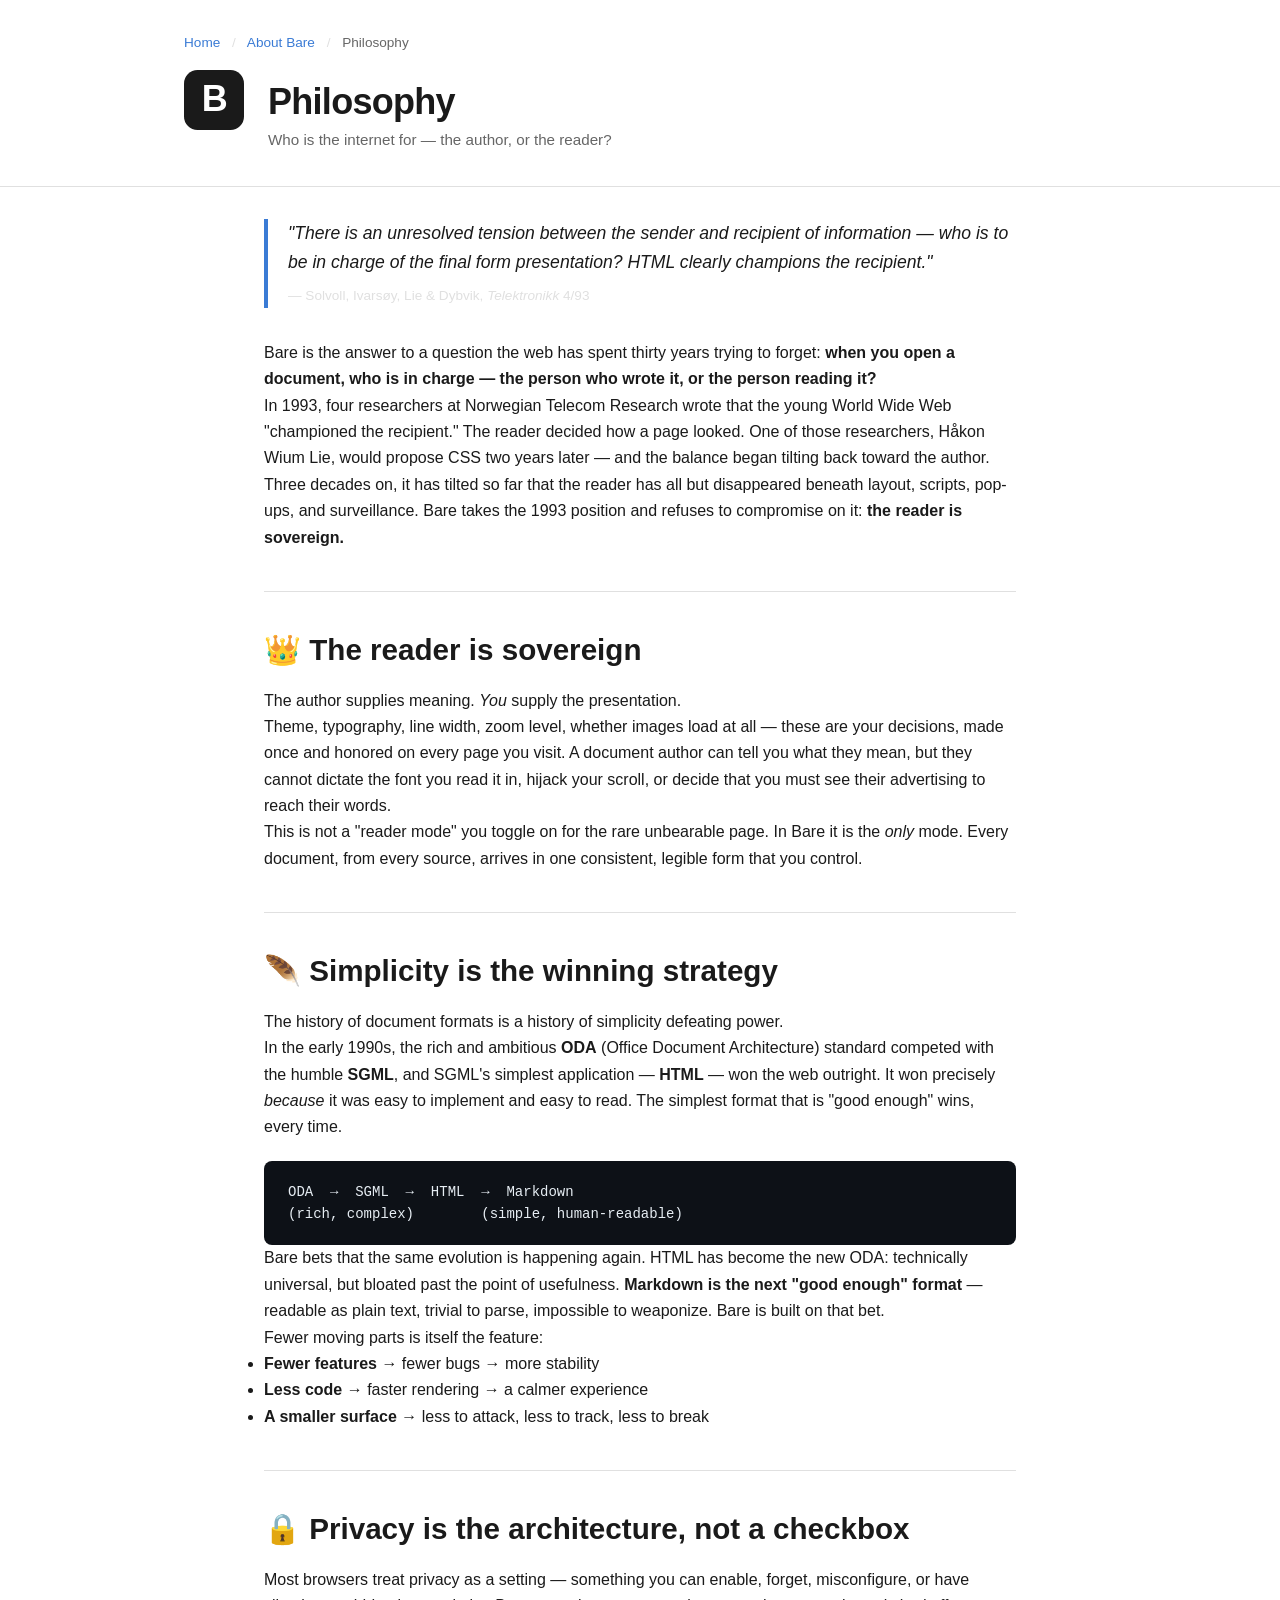
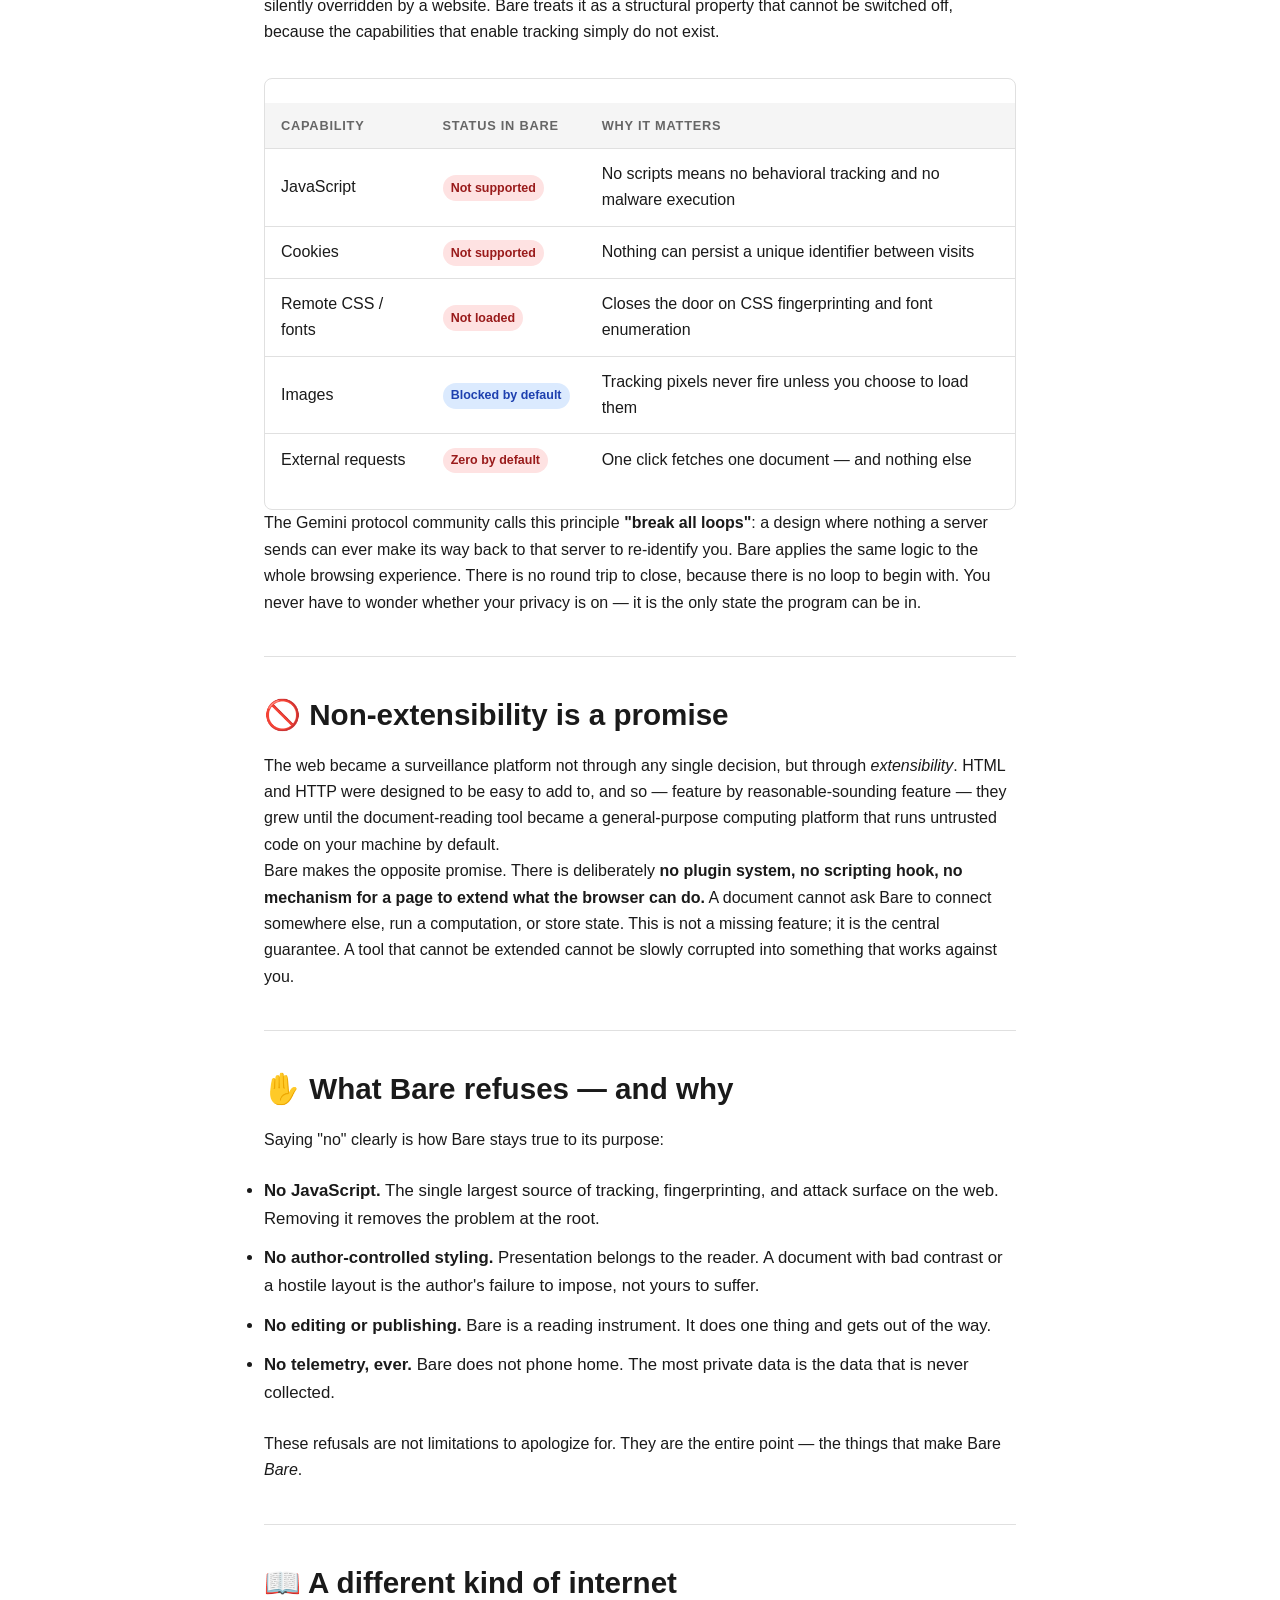
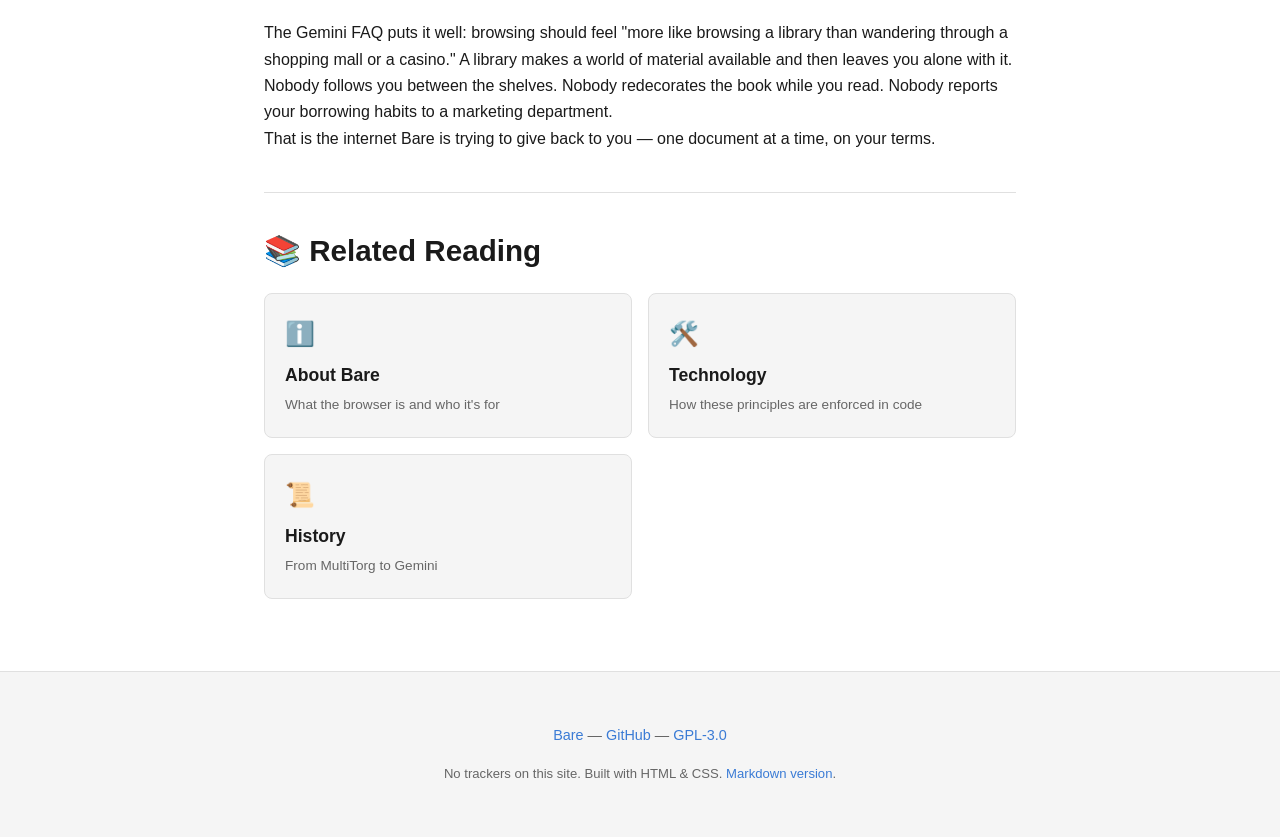
<file: sider/philosophy.html>
<!DOCTYPE html>
<html lang="en">
<head>
  <meta charset="UTF-8">
  <meta name="viewport" content="width=device-width, initial-scale=1.0">
  <title>Philosophy &mdash; Who is the internet for?</title>
  <meta name="description" content="Bare's guiding idea: the reader is sovereign. A thirty-year argument about who controls a document — the author or the reader — and why Bare sides with the reader.">
  
  <!-- Open Graph / Social Media -->
  <meta property="og:type" content="website">
  <meta property="og:title" content="Philosophy &mdash; Who is the internet for?">
  <meta property="og:description" content="The reader is sovereign. Bare's philosophy, from the 1993 insight that 'HTML champions the recipient' to Gemini's 'break all loops'.">
  <meta property="og:url" content="https://frankburmo.github.io/bare/sider/philosophy.html">
  <meta property="og:locale" content="en_US">
  
  <!-- Twitter Card -->
  <meta name="twitter:card" content="summary">
  <meta name="twitter:title" content="Philosophy &mdash; Who is the internet for?">
  <meta name="twitter:description" content="The reader is sovereign. Bare's philosophy, from the 1993 insight that 'HTML champions the recipient' to Gemini's 'break all loops'.">
  
  <!-- Canonical -->
  <link rel="canonical" href="https://frankburmo.github.io/bare/sider/philosophy.html">
  
  <!-- SEO -->
  <meta name="keywords" content="Bare, philosophy, minimalism, privacy, browser, text-based, content, web, internet">
  <meta name="author" content="Bare Contributors">
  
  <!-- Favicon -->
  <link rel="icon" href="../assets/logo.svg" type="image/svg+xml">
  
  <!-- Stylesheet -->
  <link rel="stylesheet" href="../styles.css">
  
  <!-- Preload -->
  <link rel="preload" href="../styles.css" as="style">
</head>
<body>
  <!-- Header -->
  <header class="site-header">
    <div class="container">
      <nav class="breadcrumbs" aria-label="Breadcrumbs">
        <a href="../index.html">Home</a>
        <span class="breadcrumb-sep">/</span>
        <a href="about.html">About Bare</a>
        <span class="breadcrumb-sep">/</span>
        <span>Philosophy</span>
      </nav>
      
      <div class="header-content">
        <a href="../index.html" class="logo-link" aria-label="Bare Home">
          <img src="../assets/logo.svg" alt="Bare" class="logo" width="60" height="60">
        </a>
        <div class="header-text">
          <h1>Philosophy</h1>
          <p class="subtitle">Who is the internet for &mdash; the author, or the reader?</p>
        </div>
      </div>
    </div>
  </header>

  <!-- Main Content -->
  <main class="page-content">
    <div class="container">
      <article>
        <section class="intro">
          <blockquote class="pull-quote">
            <p>"There is an unresolved tension between the sender and recipient of information &mdash; who is to be in charge of the final form presentation? HTML clearly champions the recipient."</p>
            <cite>&mdash; Solvoll, Ivarsøy, Lie &amp; Dybvik, <em>Telektronikk</em> 4/93</cite>
          </blockquote>
          
          <p>
            Bare is the answer to a question the web has spent thirty years trying to 
            forget: <strong>when you open a document, who is in charge &mdash; the person 
            who wrote it, or the person reading it?</strong>
          </p>
          <p>
            In 1993, four researchers at Norwegian Telecom Research wrote that the young 
            World Wide Web "championed the recipient." The reader decided how a page looked. 
            One of those researchers, Håkon Wium Lie, would propose CSS two years later 
            &mdash; and the balance began tilting back toward the author. Three decades on, 
            it has tilted so far that the reader has all but disappeared beneath layout, 
            scripts, pop-ups, and surveillance. Bare takes the 1993 position and refuses to 
            compromise on it: <strong>the reader is sovereign.</strong>
          </p>
        </section>

        <hr class="section-divider">

        <section id="reader-sovereign" class="content-section">
          <h2>👑 The reader is sovereign</h2>
          <p>
            The author supplies meaning. <em>You</em> supply the presentation.
          </p>
          <p>
            Theme, typography, line width, zoom level, whether images load at all &mdash; 
            these are your decisions, made once and honored on every page you visit. A 
            document author can tell you what they mean, but they cannot dictate the font 
            you read it in, hijack your scroll, or decide that you must see their 
            advertising to reach their words.
          </p>
          <p>
            This is not a "reader mode" you toggle on for the rare unbearable page. In Bare 
            it is the <em>only</em> mode. Every document, from every source, arrives in one 
            consistent, legible form that you control.
          </p>
        </section>

        <hr class="section-divider">

        <section id="simplicity" class="content-section">
          <h2>🪶 Simplicity is the winning strategy</h2>
          <p>
            The history of document formats is a history of simplicity defeating power.
          </p>
          <p>
            In the early 1990s, the rich and ambitious <strong>ODA</strong> (Office Document 
            Architecture) standard competed with the humble <strong>SGML</strong>, and 
            SGML's simplest application &mdash; <strong>HTML</strong> &mdash; won the web 
            outright. It won precisely <em>because</em> it was easy to implement and easy to 
            read. The simplest format that is "good enough" wins, every time.
          </p>
          <pre><code>ODA  →  SGML  →  HTML  →  Markdown
(rich, complex)        (simple, human-readable)</code></pre>
          <p>
            Bare bets that the same evolution is happening again. HTML has become the new 
            ODA: technically universal, but bloated past the point of usefulness. 
            <strong>Markdown is the next "good enough" format</strong> &mdash; readable as 
            plain text, trivial to parse, impossible to weaponize. Bare is built on that bet.
          </p>
          <p>Fewer moving parts is itself the feature:</p>
          <ul>
            <li><strong>Fewer features</strong> → fewer bugs → more stability</li>
            <li><strong>Less code</strong> → faster rendering → a calmer experience</li>
            <li><strong>A smaller surface</strong> → less to attack, less to track, less to break</li>
          </ul>
        </section>

        <hr class="section-divider">

        <section id="privacy-architecture" class="content-section">
          <h2>🔒 Privacy is the architecture, not a checkbox</h2>
          <p>
            Most browsers treat privacy as a setting &mdash; something you can enable, 
            forget, misconfigure, or have silently overridden by a website. Bare treats it 
            as a structural property that cannot be switched off, because the capabilities 
            that enable tracking simply do not exist.
          </p>
          
          <div class="table-wrapper">
            <table class="privacy-table">
              <thead>
                <tr>
                  <th>Capability</th>
                  <th>Status in Bare</th>
                  <th>Why it matters</th>
                </tr>
              </thead>
              <tbody>
                <tr>
                  <td>JavaScript</td>
                  <td><span class="badge badge-no">Not supported</span></td>
                  <td>No scripts means no behavioral tracking and no malware execution</td>
                </tr>
                <tr>
                  <td>Cookies</td>
                  <td><span class="badge badge-no">Not supported</span></td>
                  <td>Nothing can persist a unique identifier between visits</td>
                </tr>
                <tr>
                  <td>Remote CSS / fonts</td>
                  <td><span class="badge badge-no">Not loaded</span></td>
                  <td>Closes the door on CSS fingerprinting and font enumeration</td>
                </tr>
                <tr>
                  <td>Images</td>
                  <td><span class="badge badge-optional">Blocked by default</span></td>
                  <td>Tracking pixels never fire unless you choose to load them</td>
                </tr>
                <tr>
                  <td>External requests</td>
                  <td><span class="badge badge-no">Zero by default</span></td>
                  <td>One click fetches one document &mdash; and nothing else</td>
                </tr>
              </tbody>
            </table>
          </div>
          
          <p>
            The Gemini protocol community calls this principle <strong>"break all 
            loops"</strong>: a design where nothing a server sends can ever make its way 
            back to that server to re-identify you. Bare applies the same logic to the whole 
            browsing experience. There is no round trip to close, because there is no loop to 
            begin with. You never have to wonder whether your privacy is on &mdash; it is the 
            only state the program can be in.
          </p>
        </section>

        <hr class="section-divider">

        <section id="non-extensibility" class="content-section">
          <h2>🚫 Non-extensibility is a promise</h2>
          <p>
            The web became a surveillance platform not through any single decision, but 
            through <em>extensibility</em>. HTML and HTTP were designed to be easy to add to, 
            and so &mdash; feature by reasonable-sounding feature &mdash; they grew until the 
            document-reading tool became a general-purpose computing platform that runs 
            untrusted code on your machine by default.
          </p>
          <p>
            Bare makes the opposite promise. There is deliberately <strong>no plugin system, 
            no scripting hook, no mechanism for a page to extend what the browser can 
            do.</strong> A document cannot ask Bare to connect somewhere else, run a 
            computation, or store state. This is not a missing feature; it is the central 
            guarantee. A tool that cannot be extended cannot be slowly corrupted into 
            something that works against you.
          </p>
        </section>

        <hr class="section-divider">

        <section id="refusals" class="content-section">
          <h2>✋ What Bare refuses &mdash; and why</h2>
          <p>Saying "no" clearly is how Bare stays true to its purpose:</p>
          <ul class="action-list">
            <li>
              <strong>No JavaScript.</strong> The single largest source of tracking, 
              fingerprinting, and attack surface on the web. Removing it removes the problem 
              at the root.
            </li>
            <li>
              <strong>No author-controlled styling.</strong> Presentation belongs to the 
              reader. A document with bad contrast or a hostile layout is the author's 
              failure to impose, not yours to suffer.
            </li>
            <li>
              <strong>No editing or publishing.</strong> Bare is a reading instrument. It 
              does one thing and gets out of the way.
            </li>
            <li>
              <strong>No telemetry, ever.</strong> Bare does not phone home. The most private 
              data is the data that is never collected.
            </li>
          </ul>
          <p>
            These refusals are not limitations to apologize for. They are the entire point 
            &mdash; the things that make Bare <em>Bare</em>.
          </p>
        </section>

        <hr class="section-divider">

        <section id="different-internet" class="content-section">
          <h2>📖 A different kind of internet</h2>
          <p>
            The Gemini FAQ puts it well: browsing should feel "more like browsing a library 
            than wandering through a shopping mall or a casino." A library makes a world of 
            material available and then leaves you alone with it. Nobody follows you between 
            the shelves. Nobody redecorates the book while you read. Nobody reports your 
            borrowing habits to a marketing department.
          </p>
          <p>
            That is the internet Bare is trying to give back to you &mdash; one document at a 
            time, on your terms.
          </p>
        </section>

        <hr class="section-divider">

        <section id="related" class="content-section">
          <h2>📚 Related Reading</h2>
          
          <div class="related-links">
            <a href="about.html" class="related-link">
              <span class="related-icon">ℹ️</span>
              <strong>About Bare</strong>
              <span class="related-desc">What the browser is and who it's for</span>
            </a>
            
            <a href="technology.html" class="related-link">
              <span class="related-icon">🛠️</span>
              <strong>Technology</strong>
              <span class="related-desc">How these principles are enforced in code</span>
            </a>
            
            <a href="history.html" class="related-link">
              <span class="related-icon">📜</span>
              <strong>History</strong>
              <span class="related-desc">From MultiTorg to Gemini</span>
            </a>
          </div>
        </section>
      </article>
    </div>
  </main>

  <!-- Footer -->
  <footer class="site-footer">
    <div class="container">
      <div class="footer-content">
        <p>
          <a href="../index.html">Bare</a> &mdash;
          <a href="https://github.com/FrankBurmo/bare">GitHub</a> &mdash;
          <a href="https://github.com/FrankBurmo/bare/blob/main/LICENSE">GPL-3.0</a>
        </p>
        <p class="footer-note">
          No trackers on this site. Built with HTML &amp; CSS. 
          <a href="philosophy.md">Markdown version</a>.
        </p>
      </div>
    </div>
  </footer>
</body>
</html>
</file>
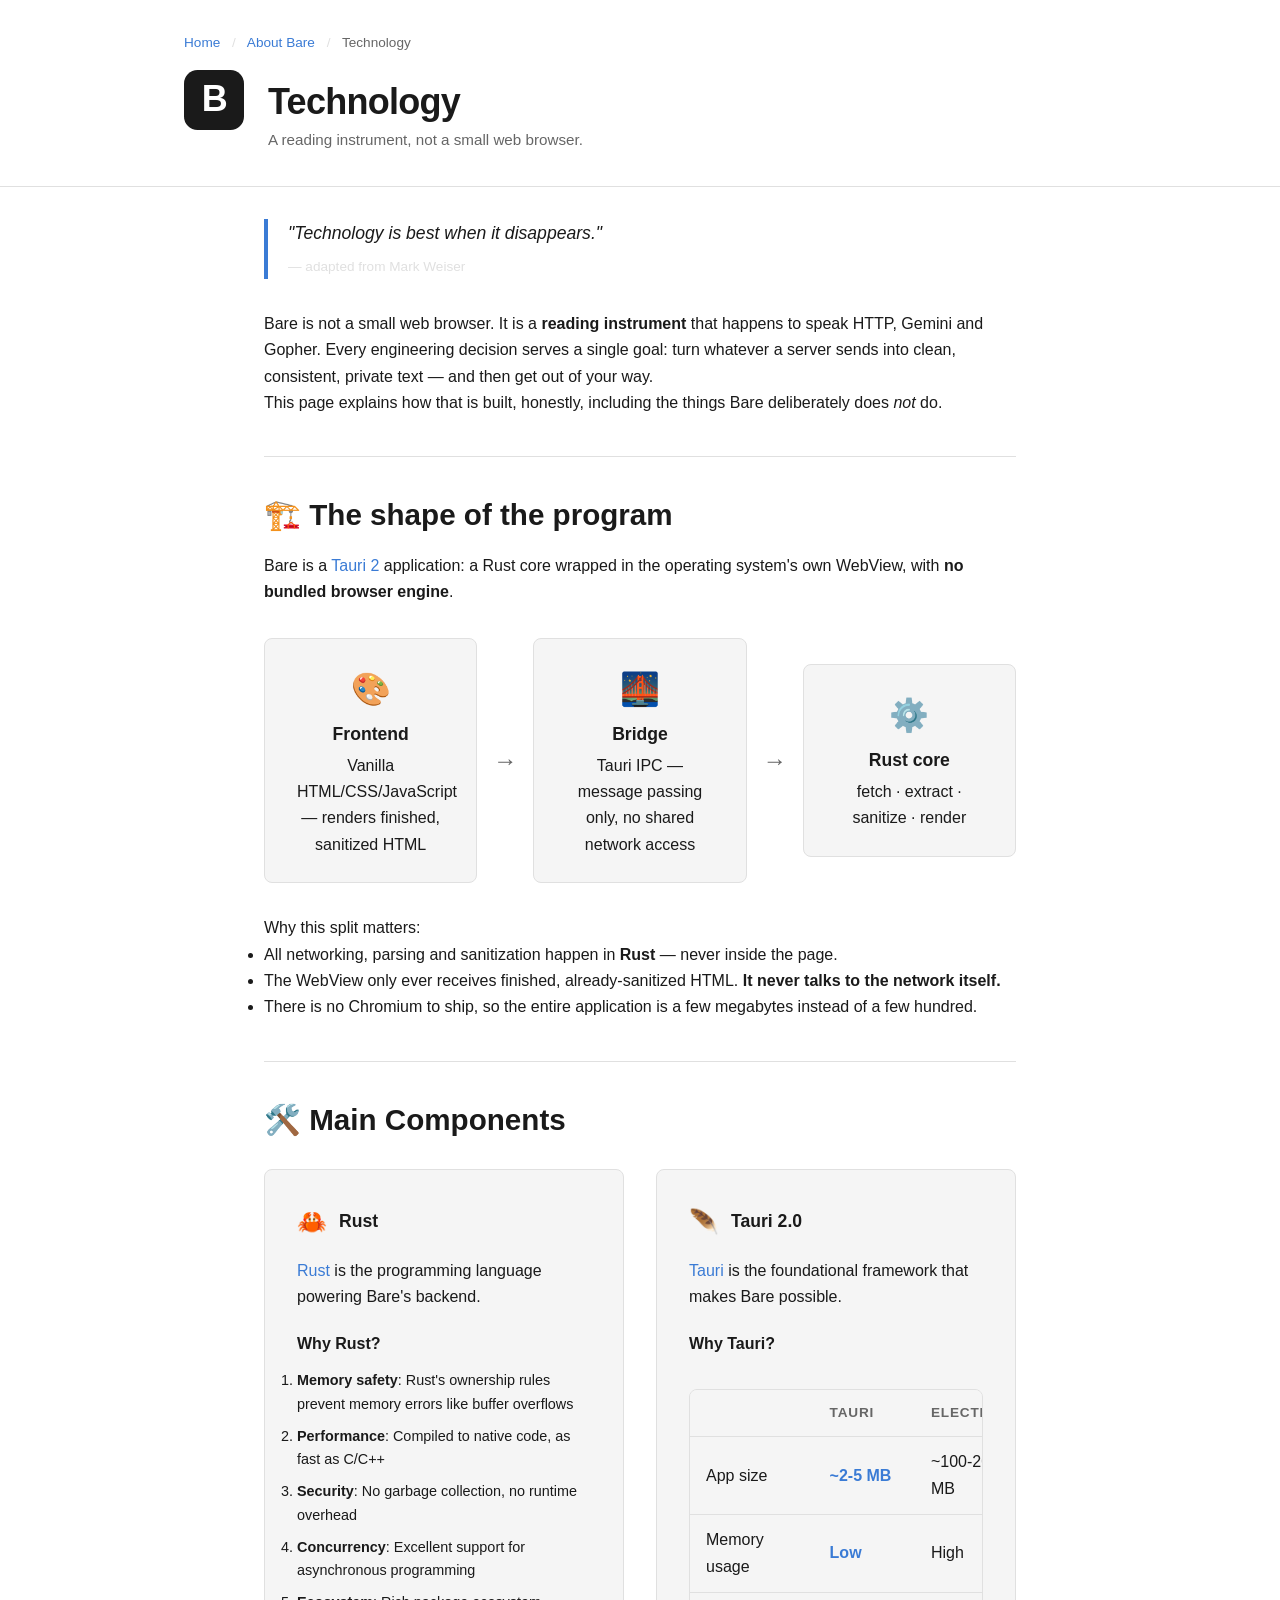
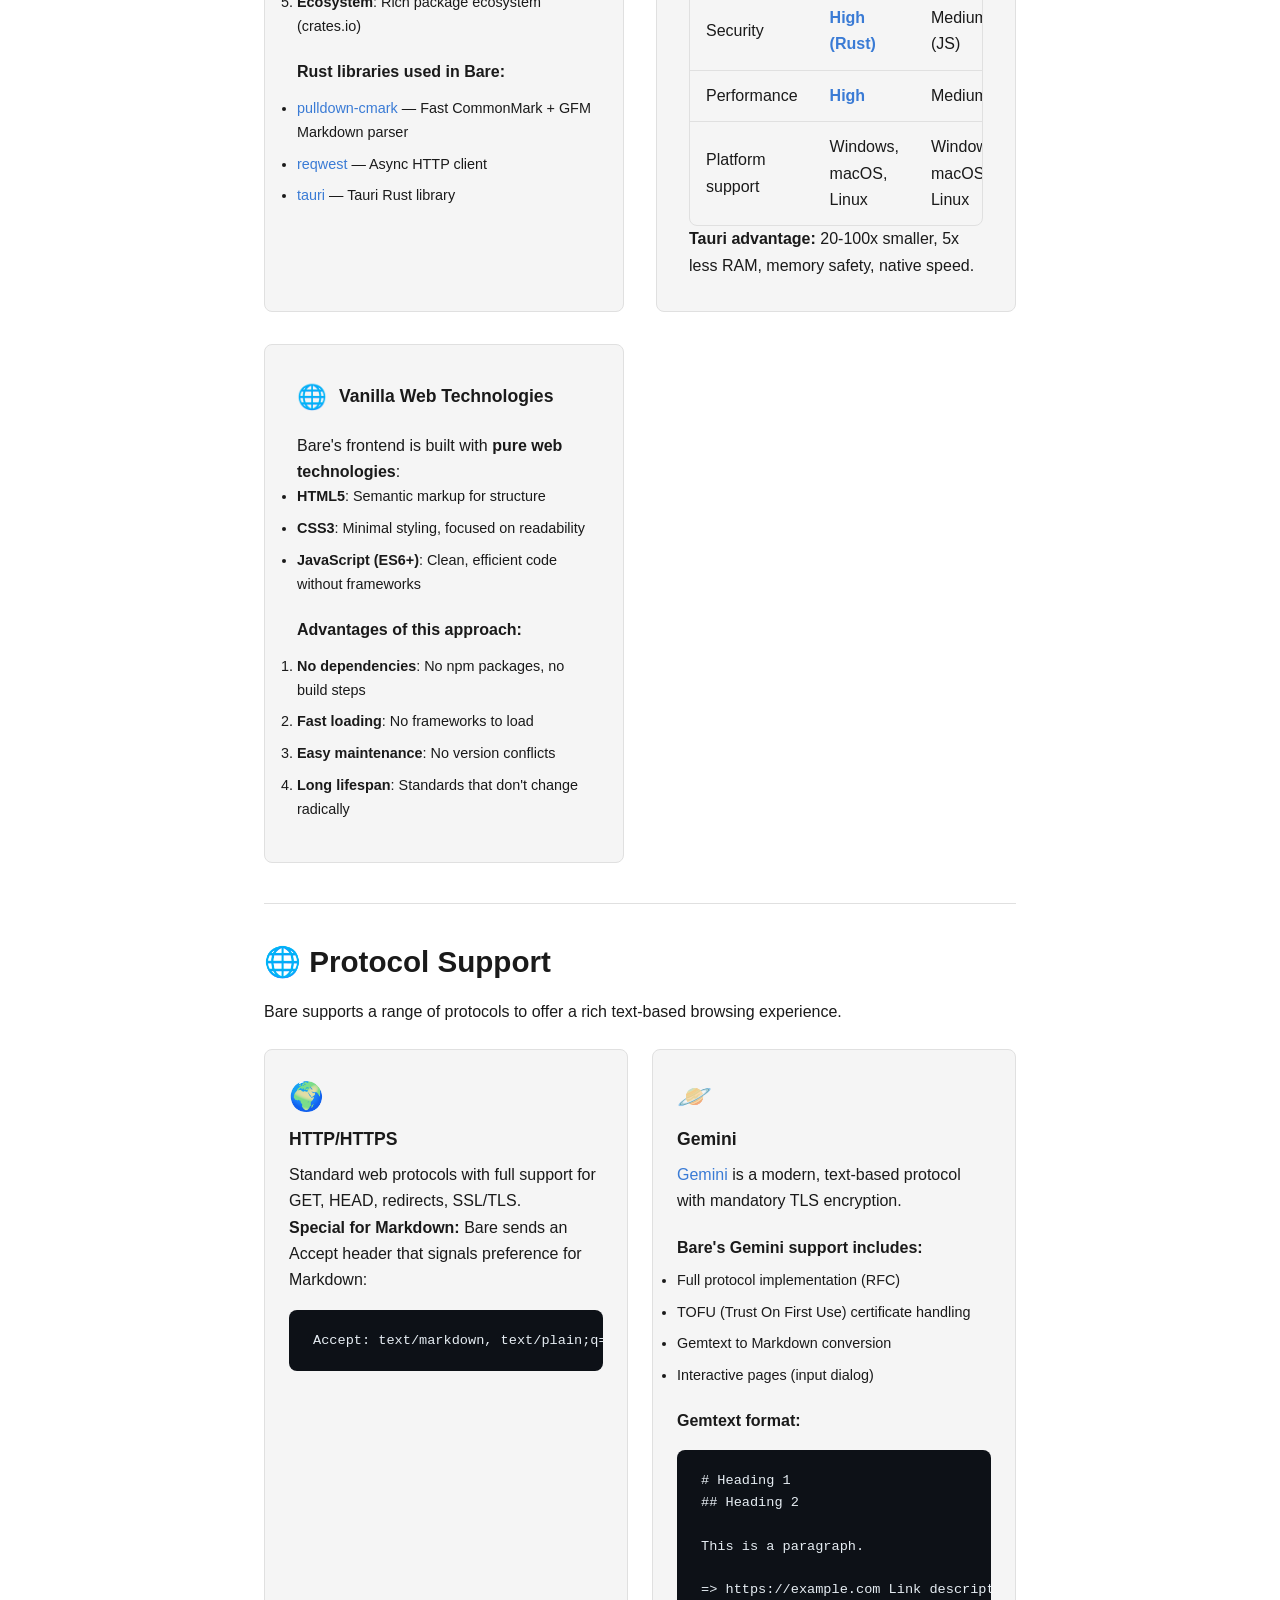
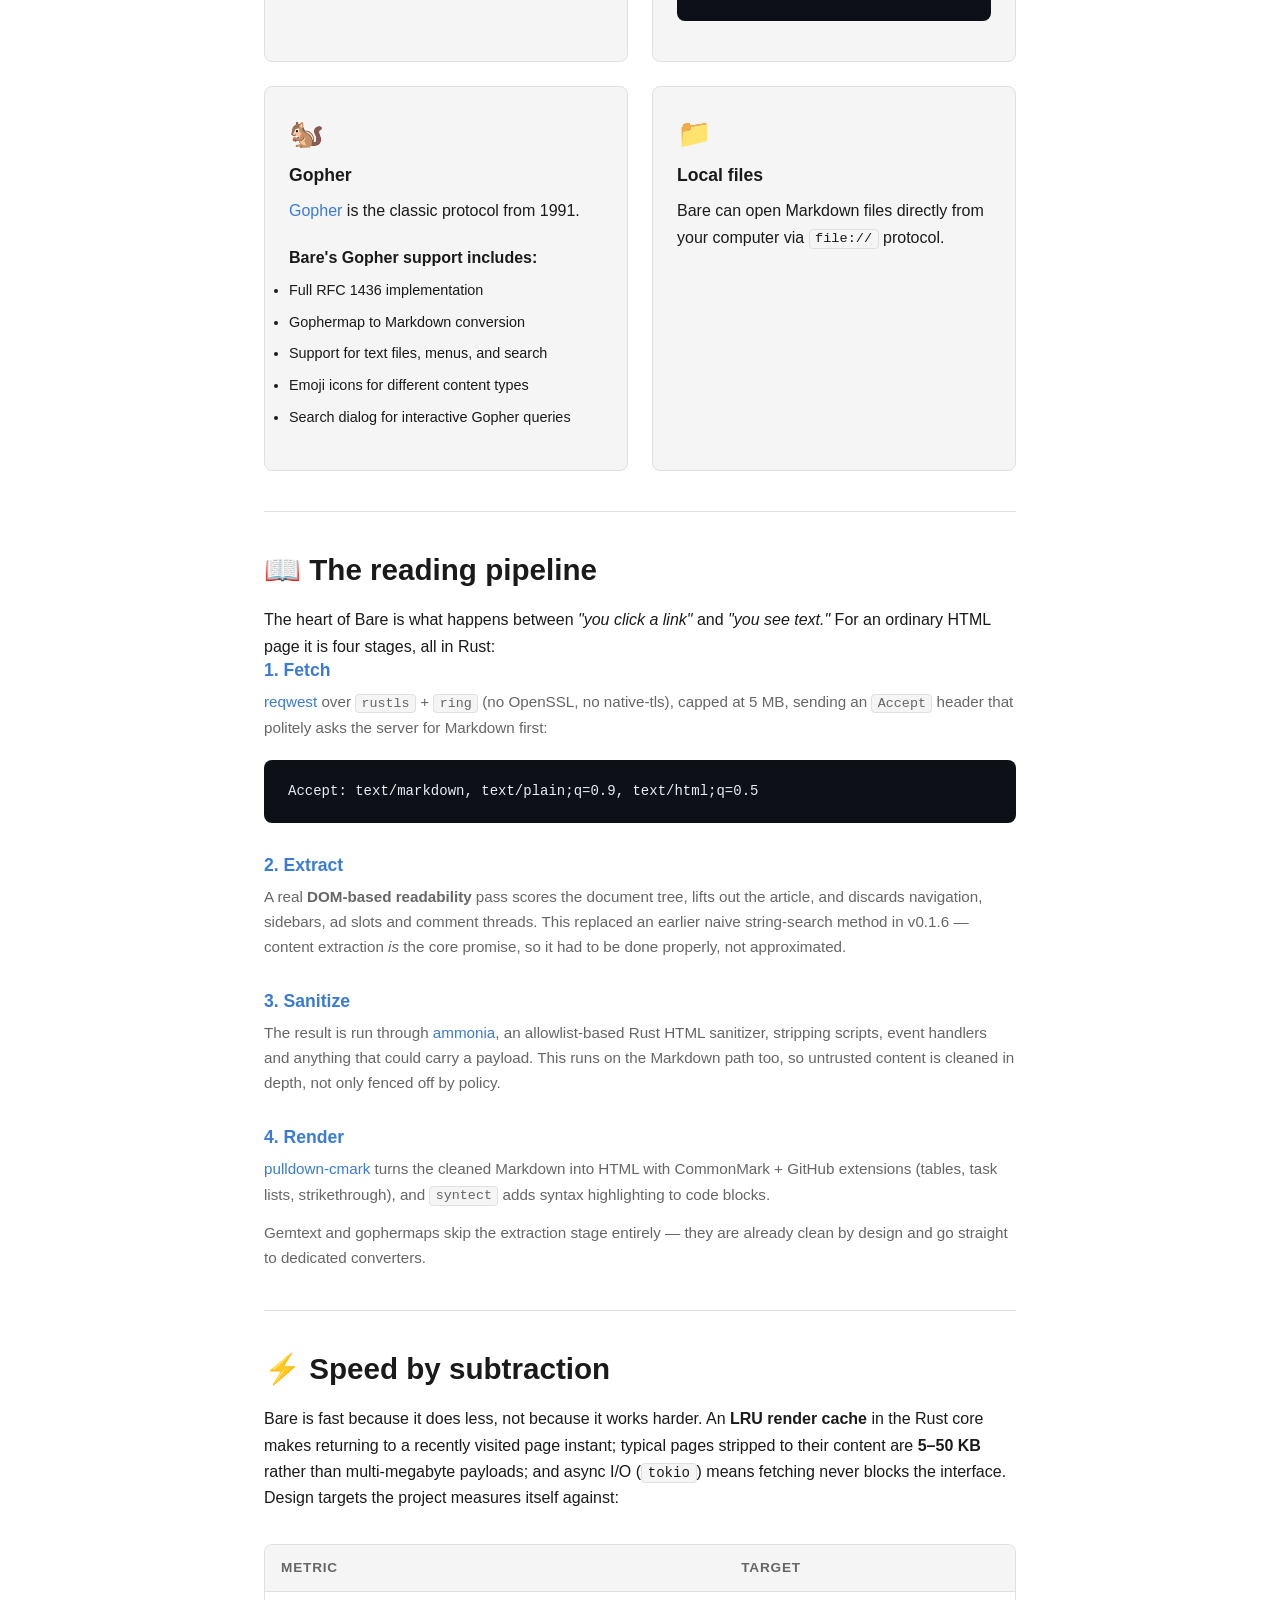
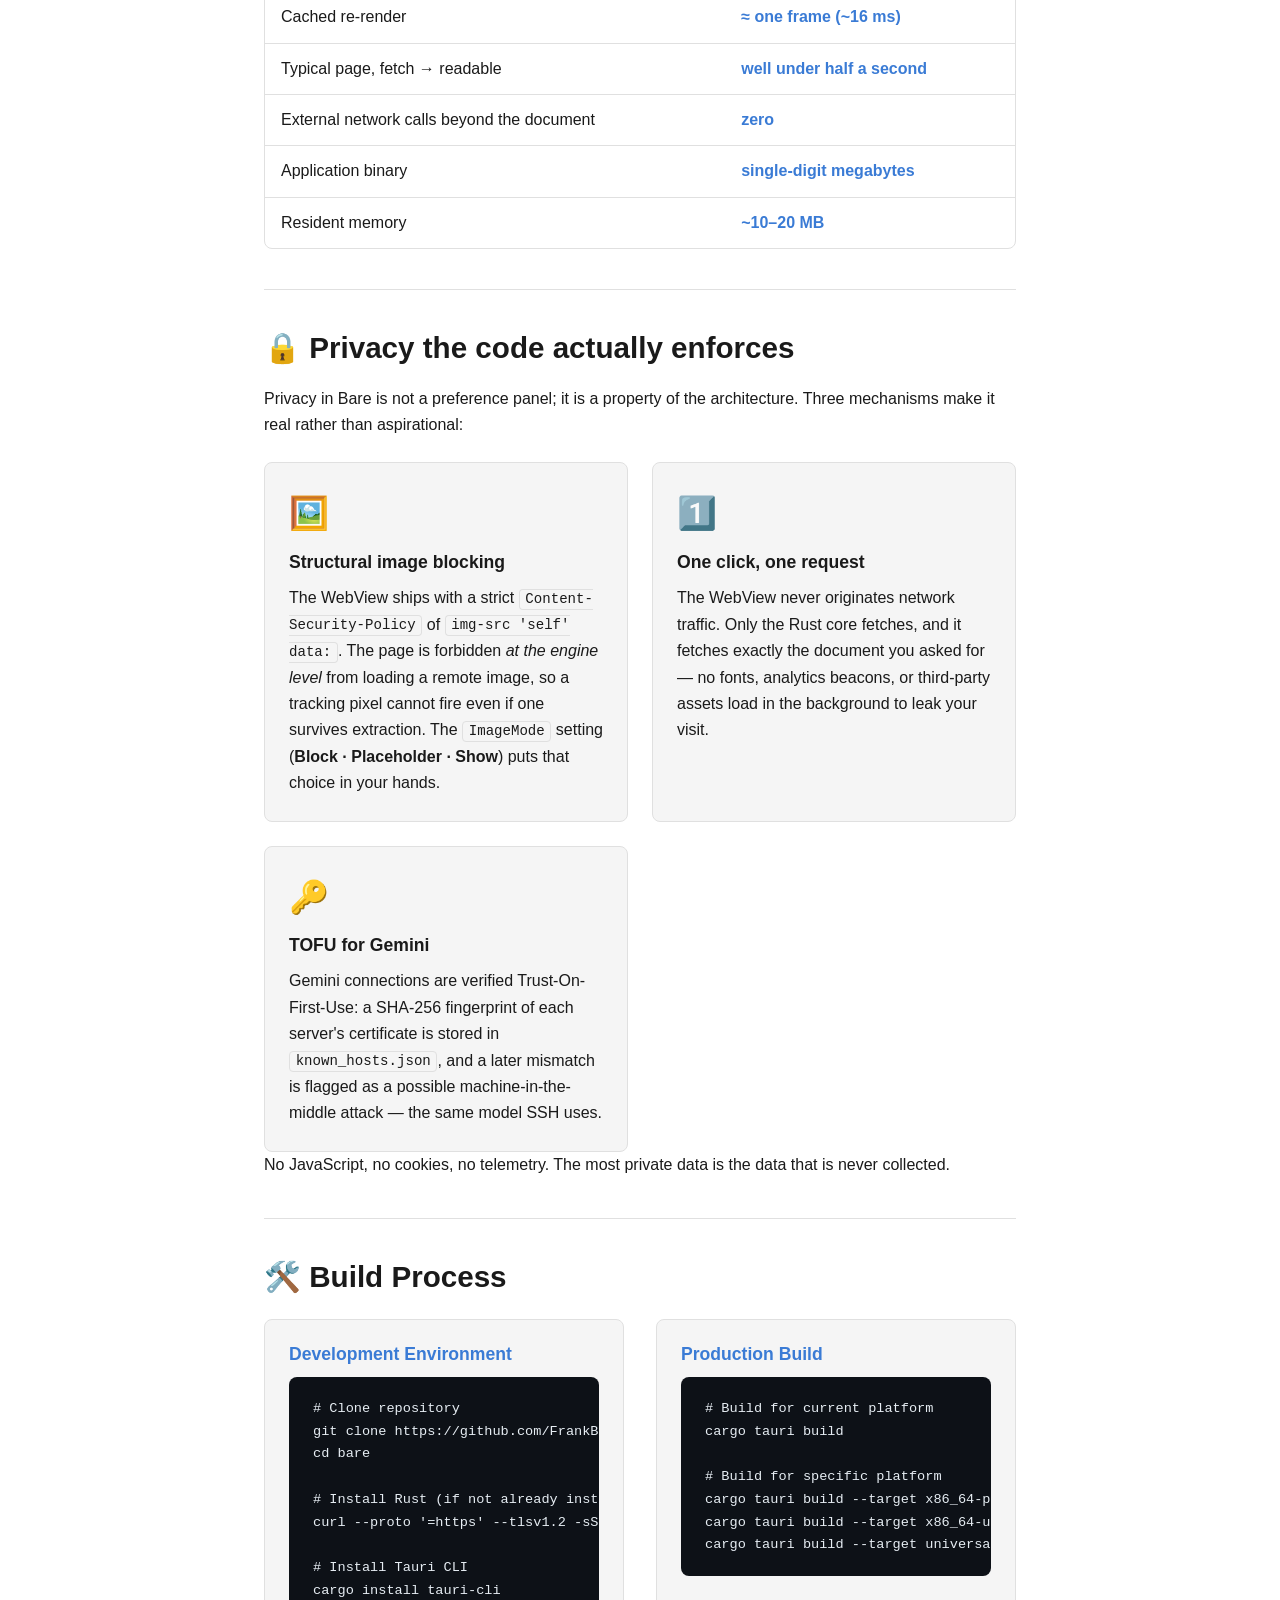
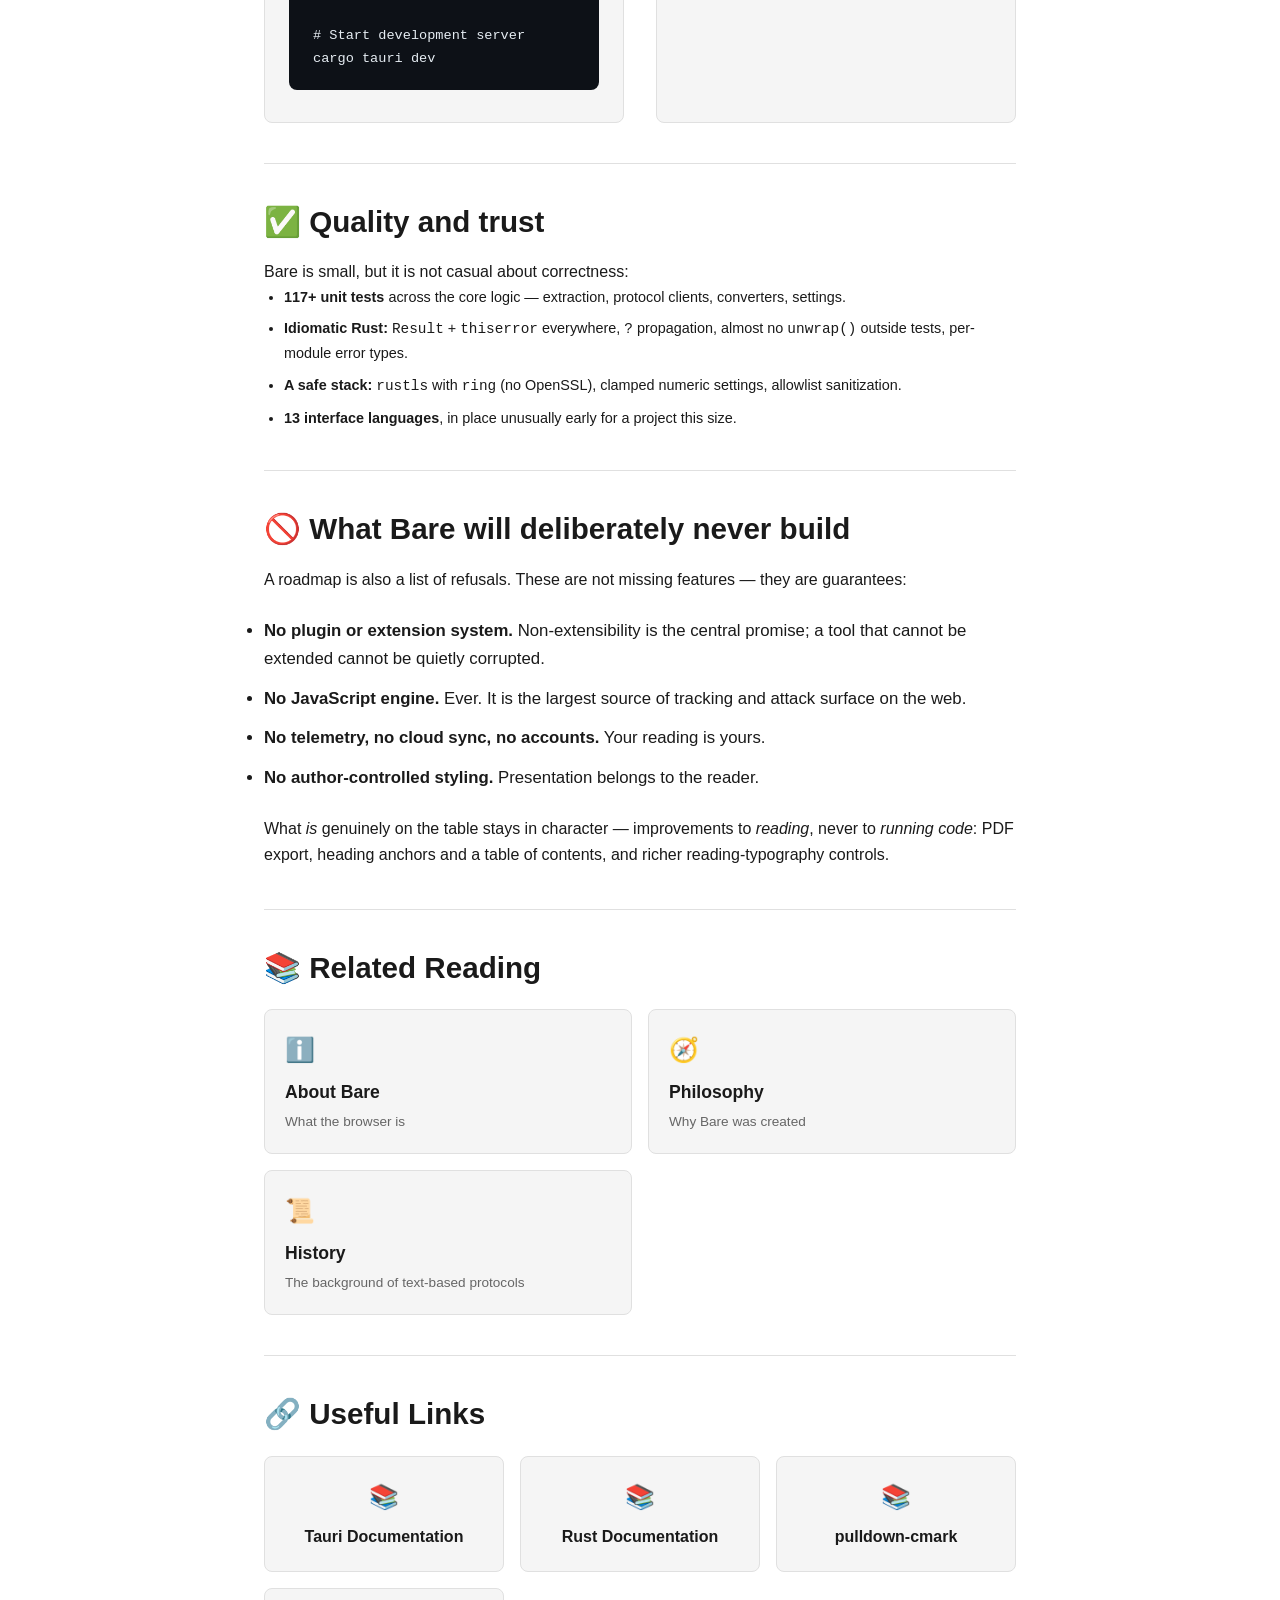
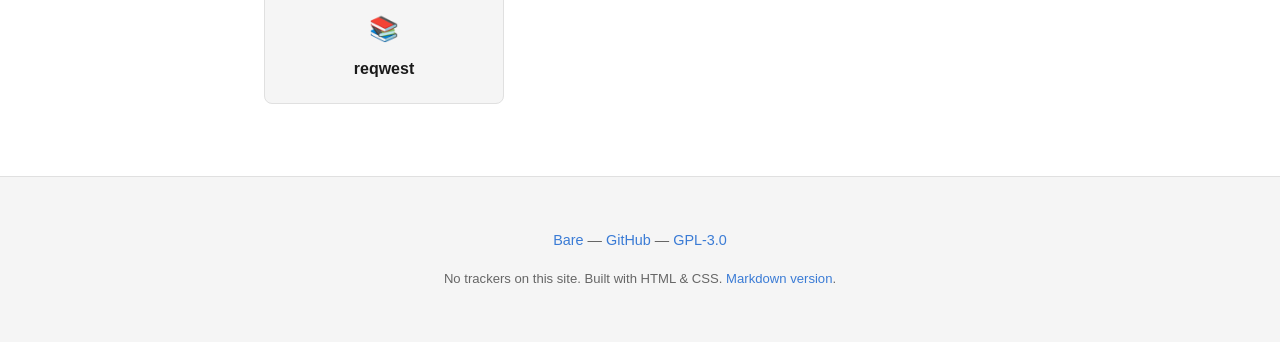
<file: sider/technology.html>
<!DOCTYPE html>
<html lang="en">
<head>
  <meta charset="UTF-8">
  <meta name="viewport" content="width=device-width, initial-scale=1.0">
  <title>Technology &mdash; How Bare is built</title>
  <meta name="description" content="Bare is a reading instrument, not a small web browser. How its Rust core fetches, extracts, sanitizes and renders text — and the privacy it enforces in code.">
  
  <!-- Open Graph / Social Media -->
  <meta property="og:type" content="website">
  <meta property="og:title" content="Technology &mdash; How Bare is built">
  <meta property="og:description" content="The four-stage reading pipeline, structural image blocking, TOFU, and speed by subtraction — the engineering behind Bare.">
  <meta property="og:url" content="https://frankburmo.github.io/bare/sider/technology.html">
  <meta property="og:locale" content="en_US">
  
  <!-- Twitter Card -->
  <meta name="twitter:card" content="summary_large_image">
  <meta name="twitter:title" content="Technology &mdash; How Bare is built">
  <meta name="twitter:description" content="The four-stage reading pipeline, structural image blocking, TOFU, and speed by subtraction — the engineering behind Bare.">
  
  <!-- Canonical -->
  <link rel="canonical" href="https://frankburmo.github.io/bare/sider/technology.html">
  
  <!-- SEO -->
  <meta name="keywords" content="Bare, technology, Tauri, Rust, readability, dom-extraction, ammonia, pulldown-cmark, TOFU, privacy, performance">
  <meta name="author" content="Bare Contributors">
  
  <!-- Favicon -->
  <link rel="icon" href="../assets/logo.svg" type="image/svg+xml">
  
  <!-- Stylesheet -->
  <link rel="stylesheet" href="../styles.css">
  
  <!-- Preload -->
  <link rel="preload" href="../styles.css" as="style">
</head>
<body>
  <!-- Header -->
  <header class="site-header">
    <div class="container">
      <nav class="breadcrumbs" aria-label="Breadcrumbs">
        <a href="../index.html">Home</a>
        <span class="breadcrumb-sep">/</span>
        <a href="about.html">About Bare</a>
        <span class="breadcrumb-sep">/</span>
        <span>Technology</span>
      </nav>
      
      <div class="header-content">
        <a href="../index.html" class="logo-link" aria-label="Bare Home">
          <img src="../assets/logo.svg" alt="Bare" class="logo" width="60" height="60">
        </a>
        <div class="header-text">
          <h1>Technology</h1>
          <p class="subtitle">A reading instrument, not a small web browser.</p>
        </div>
      </div>
    </div>
  </header>

  <!-- Main Content -->
  <main class="page-content">
    <div class="container">
      <article>
        <section class="intro">
          <blockquote class="pull-quote">
            <p>"Technology is best when it disappears."</p>
            <cite>&mdash; adapted from Mark Weiser</cite>
          </blockquote>
          
          <p>
            Bare is not a small web browser. It is a <strong>reading instrument</strong> 
            that happens to speak HTTP, Gemini and Gopher. Every engineering decision serves 
            a single goal: turn whatever a server sends into clean, consistent, private text 
            &mdash; and then get out of your way.
          </p>
          <p>
            This page explains how that is built, honestly, including the things Bare 
            deliberately does <em>not</em> do.
          </p>
        </section>

        <hr class="section-divider">

        <section id="architecture" class="content-section">
          <h2>🏗️ The shape of the program</h2>
          
          <p>
            Bare is a <a href="https://tauri.app/">Tauri 2</a> application: a Rust core 
            wrapped in the operating system's own WebView, with <strong>no bundled browser 
            engine</strong>.
          </p>
          
          <div class="architecture-grid">
            <div class="arch-component">
              <span class="arch-icon">🎨</span>
              <h3>Frontend</h3>
              <p>Vanilla HTML/CSS/JavaScript &mdash; renders finished, sanitized HTML</p>
            </div>
            
            <div class="arch-arrow">&rarr;</div>
            
            <div class="arch-component">
              <span class="arch-icon">🌉</span>
              <h3>Bridge</h3>
              <p>Tauri IPC &mdash; message passing only, no shared network access</p>
            </div>
            
            <div class="arch-arrow">&rarr;</div>
            
            <div class="arch-component">
              <span class="arch-icon">⚙️</span>
              <h3>Rust core</h3>
              <p>fetch &middot; extract &middot; sanitize &middot; render</p>
            </div>
          </div>
          
          <p>
            Why this split matters:
          </p>
          <ul>
            <li>All networking, parsing and sanitization happen in <strong>Rust</strong> &mdash; never inside the page.</li>
            <li>The WebView only ever receives finished, already-sanitized HTML. <strong>It never talks to the network itself.</strong></li>
            <li>There is no Chromium to ship, so the entire application is a few megabytes instead of a few hundred.</li>
          </ul>
        </section>

        <hr class="section-divider">

        <section id="main-components" class="content-section">
          <h2>🛠️ Main Components</h2>
          
          <div class="component-grid">
            <div class="component-card">
              <div class="component-header">
                <span class="component-icon">🦀</span>
                <h3>Rust</h3>
              </div>
              <p>
                <a href="https://www.rust-lang.org/">Rust</a> is the programming language 
                powering Bare's backend.
              </p>
              <h4>Why Rust?</h4>
              <ol>
                <li><strong>Memory safety</strong>: Rust's ownership rules prevent memory errors like buffer overflows</li>
                <li><strong>Performance</strong>: Compiled to native code, as fast as C/C++</li>
                <li><strong>Security</strong>: No garbage collection, no runtime overhead</li>
                <li><strong>Concurrency</strong>: Excellent support for asynchronous programming</li>
                <li><strong>Ecosystem</strong>: Rich package ecosystem (crates.io)</li>
              </ol>
              
              <h4>Rust libraries used in Bare:</h4>
              <ul>
                <li><a href="https://crates.io/crates/pulldown-cmark">pulldown-cmark</a> &mdash; Fast CommonMark + GFM Markdown parser</li>
                <li><a href="https://crates.io/crates/reqwest">reqwest</a> &mdash; Async HTTP client</li>
                <li><a href="https://crates.io/crates/tauri">tauri</a> &mdash; Tauri Rust library</li>
              </ul>
            </div>
            
            <div class="component-card">
              <div class="component-header">
                <span class="component-icon">🪶</span>
                <h3>Tauri 2.0</h3>
              </div>
              <p>
                <a href="https://tauri.app/">Tauri</a> is the foundational framework that 
                makes Bare possible.
              </p>
              
              <h4>Why Tauri?</h4>
              
              <div class="table-wrapper">
                <table class="comparison-table">
                  <thead>
                    <tr>
                      <th></th>
                      <th>Tauri</th>
                      <th>Electron</th>
                    </tr>
                  </thead>
                  <tbody>
                    <tr>
                      <td>App size</td>
                      <td><strong>~2-5 MB</strong></td>
                      <td>~100-200 MB</td>
                    </tr>
                    <tr>
                      <td>Memory usage</td>
                      <td><strong>Low</strong></td>
                      <td>High</td>
                    </tr>
                    <tr>
                      <td>Security</td>
                      <td><strong>High (Rust)</strong></td>
                      <td>Medium (JS)</td>
                    </tr>
                    <tr>
                      <td>Performance</td>
                      <td><strong>High</strong></td>
                      <td>Medium</td>
                    </tr>
                    <tr>
                      <td>Platform support</td>
                      <td>Windows, macOS, Linux</td>
                      <td>Windows, macOS, Linux</td>
                    </tr>
                  </tbody>
                </table>
              </div>
              
              <p>
                <strong>Tauri advantage:</strong> 20-100x smaller, 5x less RAM, memory safety, native speed.
              </p>
            </div>
            
            <div class="component-card">
              <div class="component-header">
                <span class="component-icon">🌐</span>
                <h3>Vanilla Web Technologies</h3>
              </div>
              <p>
                Bare's frontend is built with <strong>pure web technologies</strong>:
              </p>
              <ul>
                <li><strong>HTML5</strong>: Semantic markup for structure</li>
                <li><strong>CSS3</strong>: Minimal styling, focused on readability</li>
                <li><strong>JavaScript (ES6+)</strong>: Clean, efficient code without frameworks</li>
              </ul>
              
              <h4>Advantages of this approach:</h4>
              <ol>
                <li><strong>No dependencies</strong>: No npm packages, no build steps</li>
                <li><strong>Fast loading</strong>: No frameworks to load</li>
                <li><strong>Easy maintenance</strong>: No version conflicts</li>
                <li><strong>Long lifespan</strong>: Standards that don't change radically</li>
              </ol>
            </div>
          </div>
        </section>

        <hr class="section-divider">

        <section id="protocols" class="content-section">
          <h2>🌐 Protocol Support</h2>
          
          <p>
            Bare supports a range of protocols to offer a rich text-based browsing experience.
          </p>
          
          <div class="protocol-grid">
            <div class="protocol-card">
              <span class="protocol-icon">🌍</span>
              <h3>HTTP/HTTPS</h3>
              <p>Standard web protocols with full support for GET, HEAD, redirects, SSL/TLS.</p>
              <p>
                <strong>Special for Markdown:</strong> Bare sends an Accept header that signals 
                preference for Markdown:
              </p>
              <pre><code>Accept: text/markdown, text/plain;q=0.9, text/html;q=0.5</code></pre>
            </div>
            
            <div class="protocol-card">
              <span class="protocol-icon">🪐</span>
              <h3>Gemini</h3>
              <p>
                <a href="https://geminiprotocol.net/">Gemini</a> is a modern, text-based 
                protocol with mandatory TLS encryption.
              </p>
              <h4>Bare's Gemini support includes:</h4>
              <ul>
                <li>Full protocol implementation (RFC)</li>
                <li>TOFU (Trust On First Use) certificate handling</li>
                <li>Gemtext to Markdown conversion</li>
                <li>Interactive pages (input dialog)</li>
              </ul>
              <h4>Gemtext format:</h4>
              <pre><code># Heading 1
## Heading 2

This is a paragraph.

=> https://example.com Link description</code></pre>
            </div>
            
            <div class="protocol-card">
              <span class="protocol-icon">🐿️</span>
              <h3>Gopher</h3>
              <p>
                <a href="https://en.wikipedia.org/wiki/Gopher_(protocol)">Gopher</a> 
                is the classic protocol from 1991.
              </p>
              <h4>Bare's Gopher support includes:</h4>
              <ul>
                <li>Full RFC 1436 implementation</li>
                <li>Gophermap to Markdown conversion</li>
                <li>Support for text files, menus, and search</li>
                <li>Emoji icons for different content types</li>
                <li>Search dialog for interactive Gopher queries</li>
              </ul>
            </div>
            
            <div class="protocol-card">
              <span class="protocol-icon">📁</span>
              <h3>Local files</h3>
              <p>
                Bare can open Markdown files directly from your computer via <code>file://</code> 
                protocol.
              </p>
            </div>
          </div>
        </section>

        <hr class="section-divider">

        <section id="features" class="content-section">
          <h2>📖 The reading pipeline</h2>
          
          <p>
            The heart of Bare is what happens between <em>"you click a link"</em> and 
            <em>"you see text."</em> For an ordinary HTML page it is four stages, all in Rust:
          </p>
          
          <div class="feature-category">
            <h3>1. Fetch</h3>
            <p>
              <a href="https://crates.io/crates/reqwest">reqwest</a> over <code>rustls</code> 
              + <code>ring</code> (no OpenSSL, no native-tls), capped at 5 MB, sending an 
              <code>Accept</code> header that politely asks the server for Markdown first:
            </p>
            <pre><code>Accept: text/markdown, text/plain;q=0.9, text/html;q=0.5</code></pre>
          </div>
          
          <div class="feature-category">
            <h3>2. Extract</h3>
            <p>
              A real <strong>DOM-based readability</strong> pass scores the document tree, 
              lifts out the article, and discards navigation, sidebars, ad slots and comment 
              threads. This replaced an earlier naive string-search method in v0.1.6 &mdash; 
              content extraction <em>is</em> the core promise, so it had to be done properly, 
              not approximated.
            </p>
          </div>
          
          <div class="feature-category">
            <h3>3. Sanitize</h3>
            <p>
              The result is run through <a href="https://crates.io/crates/ammonia">ammonia</a>, 
              an allowlist-based Rust HTML sanitizer, stripping scripts, event handlers and 
              anything that could carry a payload. This runs on the Markdown path too, so 
              untrusted content is cleaned in depth, not only fenced off by policy.
            </p>
          </div>
          
          <div class="feature-category">
            <h3>4. Render</h3>
            <p>
              <a href="https://crates.io/crates/pulldown-cmark">pulldown-cmark</a> turns the 
              cleaned Markdown into HTML with CommonMark + GitHub extensions (tables, task 
              lists, strikethrough), and <code>syntect</code> adds syntax highlighting to code 
              blocks.
            </p>
            <p>
              Gemtext and gophermaps skip the extraction stage entirely &mdash; they are 
              already clean by design and go straight to dedicated converters.
            </p>
          </div>
        </section>

        <hr class="section-divider">

        <section id="performance" class="content-section">
          <h2>⚡ Speed by subtraction</h2>
          
          <p>
            Bare is fast because it does less, not because it works harder. An 
            <strong>LRU render cache</strong> in the Rust core makes returning to a recently 
            visited page instant; typical pages stripped to their content are 
            <strong>5&ndash;50 KB</strong> rather than multi-megabyte payloads; and async I/O 
            (<code>tokio</code>) means fetching never blocks the interface.
          </p>
          
          <p>Design targets the project measures itself against:</p>
          
          <div class="table-wrapper">
            <table class="comparison-table">
              <thead>
                <tr>
                  <th>Metric</th>
                  <th>Target</th>
                </tr>
              </thead>
              <tbody>
                <tr>
                  <td>Cached re-render</td>
                  <td><strong>&asymp; one frame (~16 ms)</strong></td>
                </tr>
                <tr>
                  <td>Typical page, fetch &rarr; readable</td>
                  <td><strong>well under half a second</strong></td>
                </tr>
                <tr>
                  <td>External network calls beyond the document</td>
                  <td><strong>zero</strong></td>
                </tr>
                <tr>
                  <td>Application binary</td>
                  <td><strong>single-digit megabytes</strong></td>
                </tr>
                <tr>
                  <td>Resident memory</td>
                  <td><strong>~10&ndash;20 MB</strong></td>
                </tr>
              </tbody>
            </table>
          </div>
        </section>

        <hr class="section-divider">

        <section id="security" class="content-section">
          <h2>🔒 Privacy the code actually enforces</h2>
          
          <p>
            Privacy in Bare is not a preference panel; it is a property of the architecture. 
            Three mechanisms make it real rather than aspirational:
          </p>
          
          <div class="security-grid">
            <div class="security-card">
              <span class="security-icon">🖼️</span>
              <h3>Structural image blocking</h3>
              <p>
                The WebView ships with a strict <code>Content-Security-Policy</code> of 
                <code>img-src 'self' data:</code>. The page is forbidden <em>at the engine 
                level</em> from loading a remote image, so a tracking pixel cannot fire even 
                if one survives extraction. The <code>ImageMode</code> setting 
                (<strong>Block &middot; Placeholder &middot; Show</strong>) puts that choice 
                in your hands.
              </p>
            </div>
            
            <div class="security-card">
              <span class="security-icon">1️⃣</span>
              <h3>One click, one request</h3>
              <p>
                The WebView never originates network traffic. Only the Rust core fetches, and 
                it fetches exactly the document you asked for &mdash; no fonts, analytics 
                beacons, or third-party assets load in the background to leak your visit.
              </p>
            </div>
            
            <div class="security-card">
              <span class="security-icon">🔑</span>
              <h3>TOFU for Gemini</h3>
              <p>
                Gemini connections are verified Trust-On-First-Use: a SHA-256 fingerprint of 
                each server's certificate is stored in <code>known_hosts.json</code>, and a 
                later mismatch is flagged as a possible machine-in-the-middle attack &mdash; 
                the same model SSH uses.
              </p>
            </div>
          </div>
          
          <p>
            No JavaScript, no cookies, no telemetry. The most private data is the data that is 
            never collected.
          </p>
        </section>

        <hr class="section-divider">

        <section id="build" class="content-section">
          <h2>🛠️ Build Process</h2>
          
          <div class="build-grid">
            <div class="build-card">
              <h3>Development Environment</h3>
              <pre><code># Clone repository
git clone https://github.com/FrankBurmo/bare.git
cd bare

# Install Rust (if not already installed)
curl --proto '=https' --tlsv1.2 -sSf https://sh.rustup.rs | sh

# Install Tauri CLI
cargo install tauri-cli

# Start development server
cargo tauri dev</code></pre>
            </div>
            
            <div class="build-card">
              <h3>Production Build</h3>
              <pre><code># Build for current platform
cargo tauri build

# Build for specific platform
cargo tauri build --target x86_64-pc-windows-msvc
cargo tauri build --target x86_64-unknown-linux-gnu
cargo tauri build --target universal2-apple-darwin</code></pre>
            </div>
          </div>
        </section>

        <hr class="section-divider">

        <section id="quality" class="content-section">
          <h2>✅ Quality and trust</h2>
          <p>Bare is small, but it is not casual about correctness:</p>
          <ul class="feature-list">
            <li><strong>117+ unit tests</strong> across the core logic &mdash; extraction, protocol clients, converters, settings.</li>
            <li><strong>Idiomatic Rust:</strong> <code>Result</code> + <code>thiserror</code> everywhere, <code>?</code> propagation, almost no <code>unwrap()</code> outside tests, per-module error types.</li>
            <li><strong>A safe stack:</strong> <code>rustls</code> with <code>ring</code> (no OpenSSL), clamped numeric settings, allowlist sanitization.</li>
            <li><strong>13 interface languages</strong>, in place unusually early for a project this size.</li>
          </ul>
        </section>

        <hr class="section-divider">

        <section id="roadmap" class="content-section">
          <h2>🚫 What Bare will deliberately never build</h2>
          
          <p>
            A roadmap is also a list of refusals. These are not missing features &mdash; 
            they are guarantees:
          </p>
          
          <ul class="action-list">
            <li><strong>No plugin or extension system.</strong> Non-extensibility is the central promise; a tool that cannot be extended cannot be quietly corrupted.</li>
            <li><strong>No JavaScript engine.</strong> Ever. It is the largest source of tracking and attack surface on the web.</li>
            <li><strong>No telemetry, no cloud sync, no accounts.</strong> Your reading is yours.</li>
            <li><strong>No author-controlled styling.</strong> Presentation belongs to the reader.</li>
          </ul>
          
          <p>
            What <em>is</em> genuinely on the table stays in character &mdash; improvements to 
            <em>reading</em>, never to <em>running code</em>: PDF export, heading anchors and a 
            table of contents, and richer reading-typography controls.
          </p>
        </section>

        <hr class="section-divider">

        <section id="related" class="content-section">
          <h2>📚 Related Reading</h2>
          
          <div class="related-links">
            <a href="about.html" class="related-link">
              <span class="related-icon">ℹ️</span>
              <strong>About Bare</strong>
              <span class="related-desc">What the browser is</span>
            </a>
            
            <a href="philosophy.html" class="related-link">
              <span class="related-icon">🧭</span>
              <strong>Philosophy</strong>
              <span class="related-desc">Why Bare was created</span>
            </a>
            
            <a href="history.html" class="related-link">
              <span class="related-icon">📜</span>
              <strong>History</strong>
              <span class="related-desc">The background of text-based protocols</span>
            </a>
          </div>
        </section>
        
        <hr class="section-divider">

        <section id="useful-links" class="content-section">
          <h2>🔗 Useful Links</h2>
          
          <div class="link-grid">
            <a href="https://tauri.app/v2/guides/" class="external-link">
              <span class="link-icon">📚</span>
              <strong>Tauri Documentation</strong>
            </a>
            <a href="https://doc.rust-lang.org/" class="external-link">
              <span class="link-icon">📚</span>
              <strong>Rust Documentation</strong>
            </a>
            <a href="https://docs.rs/pulldown-cmark/latest/pulldown_cmark/" class="external-link">
              <span class="link-icon">📚</span>
              <strong>pulldown-cmark</strong>
            </a>
            <a href="https://docs.rs/reqwest/latest/reqwest/" class="external-link">
              <span class="link-icon">📚</span>
              <strong>reqwest</strong>
            </a>
          </div>
        </section>
      </article>
    </div>
  </main>

  <!-- Footer -->
  <footer class="site-footer">
    <div class="container">
      <div class="footer-content">
        <p>
          <a href="../index.html">Bare</a> &mdash;
          <a href="https://github.com/FrankBurmo/bare">GitHub</a> &mdash;
          <a href="https://github.com/FrankBurmo/bare/blob/main/LICENSE">GPL-3.0</a>
        </p>
        <p class="footer-note">
          No trackers on this site. Built with HTML &amp; CSS. 
          <a href="technology.md">Markdown version</a>.
        </p>
      </div>
    </div>
  </footer>
</body>
</html>
</file>
<file: styles.css>
/* ============================================================
   Bare website — styles.css
   Vanilla CSS, no frameworks, no external dependencies.
   ============================================================ */

/* ----- Custom properties ----- */
:root {
  --bg:      #ffffff;
  --surface: #f5f5f5;
  --text:    #1a1a1a;
  --accent:  #3a7bd5;
  --muted:   #666666;
  --border:  #e0e0e0;
  --radius:  8px;
  --max-w:   960px;
}

@media (prefers-color-scheme: dark) {
  :root {
    --bg:      #1a1a1a;
    --surface: #242424;
    --text:    #e8e8e8;
    --accent:  #6fa3ef;
    --muted:   #999999;
    --border:  #333333;
  }
}

/* ----- Reset & base ----- */
*, *::before, *::after {
  box-sizing: border-box;
  margin: 0;
  padding: 0;
}

html {
  font-size: 16px;
  scroll-behavior: smooth;
}

body {
  font-family: -apple-system, BlinkMacSystemFont, "Segoe UI", Helvetica, Arial, sans-serif;
  background: var(--bg);
  color: var(--text);
  line-height: 1.65;
}

/* ----- Container ----- */
.container {
  max-width: var(--max-w);
  margin: 0 auto;
  padding: 0 1.5rem;
}

/* ----- Typography ----- */
h1, h2, h3 {
  line-height: 1.2;
}

h1 {
  font-size: clamp(2rem, 5vw, 3.25rem);
  font-weight: 800;
  letter-spacing: -0.02em;
}

h2 {
  font-size: clamp(1.5rem, 4vw, 2rem);
  font-weight: 700;
  margin-bottom: 0.75rem;
}

h3 {
  font-size: 1.1rem;
  font-weight: 600;
  margin-bottom: 0.5rem;
}

p {
  color: var(--text);
}

a {
  color: var(--accent);
  text-decoration: none;
}

a:hover {
  text-decoration: underline;
}

code {
  font-family: "SFMono-Regular", Consolas, "Liberation Mono", Menlo, monospace;
}

p code {
  background: var(--surface);
  border: 1px solid var(--border);
  padding: 0.1em 0.4em;
  border-radius: 4px;
  font-size: 0.88em;
}

pre {
  background: #0d1117;
  color: #e6edf3;
  border-radius: var(--radius);
  padding: 1.25rem 1.5rem;
  overflow-x: auto;
  font-size: 0.875rem;
  line-height: 1.6;
  margin-top: 1.25rem;
}

pre code {
  font-family: "SFMono-Regular", Consolas, "Liberation Mono", Menlo, monospace;
}

.section-lead {
  color: var(--muted);
  font-size: 1.05rem;
  max-width: 640px;
  margin-bottom: 0.5rem;
}

/* ----- Buttons ----- */
.btn {
  display: inline-flex;
  align-items: center;
  gap: 0.5rem;
  padding: 0.75rem 1.75rem;
  border-radius: var(--radius);
  font-size: 1rem;
  font-weight: 600;
  cursor: pointer;
  text-decoration: none !important;
  transition: opacity 0.15s ease;
  border: none;
}

.btn:hover {
  opacity: 0.83;
}

.btn-primary {
  background: var(--accent);
  color: #ffffff;
}

.btn-secondary {
  background: var(--surface);
  color: var(--text);
  border: 1px solid var(--border);
}

/* ----- Hero ----- */
.hero {
  padding: 6rem 0 5rem;
  text-align: center;
  background: var(--bg);
  border-bottom: 1px solid var(--border);
}

.logo-link {
  display: inline-block;
  margin-bottom: 2rem;
}

.logo {
  display: block;
}

.hero h1 {
  margin-bottom: 1.25rem;
}

.tagline {
  font-size: 1.175rem;
  color: var(--muted);
  max-width: 560px;
  margin: 0 auto 2.5rem;
}

.cta-group {
  display: flex;
  gap: 1rem;
  justify-content: center;
  flex-wrap: wrap;
  margin-bottom: 1.5rem;
}

.hero-note {
  font-size: 0.85rem;
  color: var(--muted);
}

/* ----- Features ----- */
.features {
  padding: 5rem 0;
  background: var(--surface);
}

.feature-grid {
  display: grid;
  grid-template-columns: repeat(auto-fit, minmax(240px, 1fr));
  gap: 1.5rem;
  margin-top: 2.5rem;
}

.feature-card {
  background: var(--bg);
  border: 1px solid var(--border);
  border-radius: var(--radius);
  padding: 2rem;
}

.feature-icon {
  font-size: 2rem;
  display: block;
  margin-bottom: 1rem;
}

/* ----- Protocols ----- */
.protocols {
  padding: 5rem 0;
  background: var(--bg);
}

.protocols .protocol-grid {
  display: grid;
  grid-template-columns: repeat(auto-fit, minmax(180px, 1fr));
  gap: 1rem;
  margin-top: 2rem;
}

.protocols .protocol-card {
  background: var(--surface);
  border: 1px solid var(--border);
  border-radius: var(--radius);
  padding: 1.75rem 1.5rem;
  display: flex;
  flex-direction: column;
  align-items: center;
  gap: 0.5rem;
  text-align: center;
}

.protocols .protocol-icon {
  font-size: 2rem;
  margin-bottom: 0.25rem;
}

.protocols .protocol-card strong {
  font-size: 0.95rem;
}

.protocols .protocol-card code {
  font-size: 0.82rem;
  background: var(--bg);
  border: 1px solid var(--border);
  padding: 0.2em 0.5em;
  border-radius: 4px;
  color: var(--accent);
}

/* ----- How it works ----- */
.how-it-works {
  padding: 5rem 0;
  background: var(--surface);
}

.flow {
  display: flex;
  align-items: center;
  gap: 1.25rem;
  margin: 3rem 0 2rem;
  flex-wrap: wrap;
  justify-content: center;
}

.flow-step {
  background: var(--bg);
  border: 1px solid var(--border);
  border-radius: var(--radius);
  padding: 1.5rem 2rem;
  text-align: center;
  flex: 1;
  min-width: 170px;
  max-width: 240px;
}

.flow-number {
  display: inline-flex;
  width: 2rem;
  height: 2rem;
  border-radius: 50%;
  background: var(--accent);
  color: #ffffff;
  align-items: center;
  justify-content: center;
  font-weight: 700;
  font-size: 0.9rem;
  margin-bottom: 0.75rem;
}

.flow-arrow {
  font-size: 1.5rem;
  color: var(--muted);
  flex-shrink: 0;
}

.how-detail {
  max-width: 640px;
  margin: 0 auto;
  color: var(--muted);
  text-align: center;
  font-size: 0.975rem;
}

/* ----- Privacy table ----- */
.privacy {
  padding: 5rem 0;
  background: var(--bg);
}

.table-wrapper {
  overflow-x: auto;
  margin-top: 2rem;
  border: 1px solid var(--border);
  border-radius: var(--radius);
}

table {
  width: 100%;
  border-collapse: collapse;
}

th, td {
  text-align: left;
  padding: 0.85rem 1.25rem;
  border-bottom: 1px solid var(--border);
}

tbody tr:last-child td {
  border-bottom: none;
}

th {
  font-weight: 600;
  color: var(--muted);
  font-size: 0.8rem;
  text-transform: uppercase;
  letter-spacing: 0.06em;
  background: var(--surface);
}

.badge {
  display: inline-block;
  padding: 0.2em 0.65em;
  border-radius: 999px;
  font-size: 0.78rem;
  font-weight: 600;
  white-space: nowrap;
}

.badge-no {
  background: #fee2e2;
  color: #991b1b;
}

.badge-warn {
  background: #fef3c7;
  color: #92400e;
}

@media (prefers-color-scheme: dark) {
  .badge-no  { background: #3f1515; color: #fca5a5; }
  .badge-warn { background: #3a2708; color: #fcd34d; }
}

/* ----- Getting started ----- */
.getting-started {
  padding: 5rem 0;
  background: var(--surface);
}

.start-grid {
  display: grid;
  grid-template-columns: repeat(auto-fit, minmax(300px, 1fr));
  gap: 2rem;
  margin-top: 2.5rem;
}

.start-card {
  background: var(--bg);
  border: 1px solid var(--border);
  border-radius: var(--radius);
  padding: 2rem;
}

.start-card h3 {
  margin-bottom: 0.75rem;
}

.start-card > p {
  color: var(--muted);
  margin-bottom: 1.5rem;
  font-size: 0.95rem;
}

/* ----- Community ----- */
.community {
  padding: 5rem 0;
  background: var(--bg);
}

.community > .container > p {
  color: var(--muted);
  margin-top: 0.5rem;
}

.community-links {
  display: flex;
  flex-wrap: wrap;
  gap: 0.75rem;
  margin: 2rem 0;
}

.community-link {
  display: inline-flex;
  align-items: center;
  gap: 0.5rem;
  padding: 0.6rem 1.25rem;
  background: var(--surface);
  border: 1px solid var(--border);
  border-radius: var(--radius);
  color: var(--text);
  font-weight: 500;
  font-size: 0.95rem;
  transition: border-color 0.15s ease;
  text-decoration: none !important;
}

.community-link:hover {
  border-color: var(--accent);
}

.built-with {
  margin-top: 2.5rem;
  padding-top: 2rem;
  border-top: 1px solid var(--border);
}

.built-with > p {
  color: var(--muted);
  margin-bottom: 1rem;
}

.tech-tags {
  display: flex;
  flex-wrap: wrap;
  gap: 0.5rem;
}

.tech-tag {
  display: inline-block;
  padding: 0.25em 0.8em;
  border-radius: 999px;
  font-size: 0.82rem;
  font-weight: 600;
  border: 1px solid var(--border);
  color: var(--muted);
}

/* ----- Footer ----- */
.site-footer {
  background: var(--surface);
  border-top: 1px solid var(--border);
  padding: 3rem 0;
  text-align: center;
}

.site-footer p {
  color: var(--muted);
  font-size: 0.9rem;
  margin-bottom: 0.5rem;
}

.site-footer a {
  color: var(--accent);
  text-decoration: none;
}

.site-footer a:hover {
  text-decoration: underline;
}

.footer-note {
  font-size: 0.82rem !important;
}

.footer-quote {
  margin-top: 1rem !important;
  font-style: italic;
  color: var(--muted);
}

/* ----- Responsive ----- */
@media (max-width: 640px) {
  .flow-arrow {
    display: none;
  }

  .flow-step {
    max-width: 100%;
  }

  .hero {
    padding: 4rem 0 3.5rem;
  }

  .features,
  .protocols,
  .how-it-works,
  .privacy,
  .getting-started,
  .community {
    padding: 3.5rem 0;
  }
}

/* ============================================================
   Bare website — Learn More Section (for index.html)
   ============================================================ */

.learn-more {
  padding: 5rem 0;
  background: var(--surface);
}

.learn-more h2 {
  margin-bottom: 1rem;
}

.learn-grid {
  display: grid;
  grid-template-columns: repeat(auto-fit, minmax(250px, 1fr));
  gap: 1.5rem;
  margin-top: 2.5rem;
}

.learn-card {
  display: block;
  background: var(--bg);
  border: 1px solid var(--border);
  border-radius: var(--radius);
  padding: 2rem;
  text-decoration: none;
  color: var(--text);
  transition: border-color 0.15s ease, transform 0.15s ease;
}

.learn-card:hover {
  border-color: var(--accent);
  transform: translateY(-2px);
  text-decoration: none;
}

.learn-icon {
  font-size: 2rem;
  display: block;
  margin-bottom: 0.75rem;
}

.learn-card strong {
  display: block;
  font-size: 1.15rem;
  margin-bottom: 0.5rem;
}

.learn-card > p {
  color: var(--muted);
  font-size: 0.95rem;
}

/* ============================================================
   Bare website — Additional styles for sub-pages
   ============================================================ */

/* ----- Site Header (for sub-pages) ----- */
.site-header {
  padding: 2rem 0 1.5rem;
  background: var(--bg);
  border-bottom: 1px solid var(--border);
}

.header-content {
  display: flex;
  align-items: center;
  gap: 1.5rem;
  margin-top: 1rem;
}

.header-text h1 {
  font-size: clamp(1.5rem, 4vw, 2.25rem);
  margin-bottom: 0.25rem;
}

.header-text .subtitle {
  color: var(--muted);
  font-size: 0.95rem;
}

.logo-link {
  display: inline-block;
  flex-shrink: 0;
}

.logo {
  display: block;
}

/* ----- Breadcrumbs ----- */
.breadcrumbs {
  font-size: 0.85rem;
  color: var(--muted);
}

.breadcrumb-sep {
  margin: 0 0.5rem;
  color: var(--border);
}

/* ----- Page Content ----- */
.page-content {
  padding: 2rem 0;
}

.page-content .container {
  max-width: 800px;
}

/* ----- Intro Section ----- */
.intro {
  margin-bottom: 2.5rem;
}

.pull-quote {
  border-left: 4px solid var(--accent);
  padding-left: 1.25rem;
  margin: 0 0 2rem;
  font-size: 1.1rem;
  font-style: italic;
  color: var(--muted);
}

.pull-quote p {
  margin-bottom: 0.5rem;
}

.pull-quote cite {
  display: block;
  font-style: normal;
  font-size: 0.85rem;
  color: var(--border);
}

/* ----- Section Divider ----- */
.section-divider {
  border: none;
  border-top: 1px solid var(--border);
  margin: 2.5rem 0;
}

/* ----- Content Sections ----- */
.content-section {
  margin-bottom: 2.5rem;
}

.content-section h2 {
  font-size: clamp(1.4rem, 3.5vw, 1.85rem);
  margin-bottom: 1.25rem;
}

/* ----- Value Grid ----- */
.value-grid {
  display: grid;
  grid-template-columns: repeat(auto-fit, minmax(280px, 1fr));
  gap: 2rem;
  margin-top: 2rem;
}

.value-card {
  background: var(--surface);
  border: 1px solid var(--border);
  border-radius: var(--radius);
  padding: 2rem;
}

.value-number {
  display: inline-flex;
  width: 2.5rem;
  height: 2.5rem;
  border-radius: 50%;
  background: var(--accent);
  color: #ffffff;
  align-items: center;
  justify-content: center;
  font-weight: 700;
  font-size: 1rem;
  margin-bottom: 1rem;
}

.value-card h3 {
  font-size: 1.15rem;
  margin-bottom: 0.75rem;
}

/* ----- Privacy Table (for filosofi page) ----- */
.privacy-table {
  width: 100%;
  margin: 1.5rem 0;
}

.privacy-table th,
.privacy-table td {
  padding: 0.75rem 1rem;
}

.badge-partial {
  background: #fef3c7;
  color: #92400e;
}

.badge-optional {
  background: #dbeafe;
  color: #1e40af;
}

@media (prefers-color-scheme: dark) {
  .badge-partial { background: #3a2708; color: #fcd34d; }
  .badge-optional { background: #1e3a5f; color: #93c5fd; }
}

/* ----- Inspiration Grid ----- */
.inspiration-grid {
  display: grid;
  grid-template-columns: repeat(auto-fit, minmax(280px, 1fr));
  gap: 2rem;
  margin-top: 2rem;
}

.inspiration-card {
  background: var(--surface);
  border: 1px solid var(--border);
  border-radius: var(--radius);
  padding: 1.75rem;
}

.inspiration-card h3 {
  margin-bottom: 0.75rem;
}

.inspiration-card ul {
  margin: 0.75rem 0;
}

/* ----- Vision Timeline ----- */
.vision-timeline {
  display: grid;
  grid-template-columns: repeat(auto-fit, minmax(260px, 1fr));
  gap: 2rem;
  margin-top: 2rem;
}

.vision-phase {
  background: var(--surface);
  border: 1px solid var(--border);
  border-radius: var(--radius);
  padding: 1.5rem;
}

.phase-label {
  display: block;
  font-weight: 600;
  color: var(--accent);
  margin-bottom: 0.75rem;
  font-size: 0.9rem;
}

.vision-phase ul {
  margin-top: 0.75rem;
}

.vision-phase li {
  font-size: 0.9rem;
  margin-bottom: 0.5rem;
}

/* ----- Action List ----- */
.action-list {
  margin: 1.5rem 0;
}

.action-list li {
  margin-bottom: 0.75rem;
  font-size: 1.05rem;
}

/* ----- Related Links ----- */
.related-links {
  display: grid;
  grid-template-columns: repeat(auto-fit, minmax(250px, 1fr));
  gap: 1rem;
  margin-top: 1.5rem;
}

.related-link {
  display: block;
  background: var(--surface);
  border: 1px solid var(--border);
  border-radius: var(--radius);
  padding: 1.25rem;
  text-decoration: none;
  color: var(--text);
  transition: border-color 0.15s ease, transform 0.15s ease;
}

.related-link:hover {
  border-color: var(--accent);
  transform: translateY(-2px);
}

.related-icon {
  font-size: 1.5rem;
  display: block;
  margin-bottom: 0.5rem;
}

.related-link strong {
  display: block;
  font-size: 1.1rem;
  margin-bottom: 0.25rem;
}

.related-desc {
  display: block;
  font-size: 0.85rem;
  color: var(--muted);
}

/* ----- Architecture Grid ----- */
.architecture-grid {
  display: flex;
  align-items: center;
  justify-content: center;
  gap: 1rem;
  margin: 2rem 0;
  flex-wrap: wrap;
}

.arch-component {
  background: var(--surface);
  border: 1px solid var(--border);
  border-radius: var(--radius);
  padding: 1.5rem 2rem;
  text-align: center;
  min-width: 140px;
  flex: 1;
}

.arch-icon {
  font-size: 2rem;
  display: block;
  margin-bottom: 0.5rem;
}

.arch-component h3 {
  margin-bottom: 0.5rem;
}

.arch-arrow {
  font-size: 1.5rem;
  color: var(--muted);
}

/* ----- Component Grid ----- */
.component-grid {
  display: grid;
  grid-template-columns: repeat(auto-fit, minmax(280px, 1fr));
  gap: 2rem;
  margin-top: 2rem;
}

.component-card {
  background: var(--surface);
  border: 1px solid var(--border);
  border-radius: var(--radius);
  padding: 2rem;
}

.component-header {
  display: flex;
  align-items: center;
  gap: 0.75rem;
  margin-bottom: 1rem;
}

.component-icon {
  font-size: 1.5rem;
}

.component-header h3 {
  margin-bottom: 0;
}

.component-card h4 {
  font-size: 1rem;
  margin: 1.25rem 0 0.75rem;
}

.component-card ul {
  margin-bottom: 1rem;
}

.component-card li {
  font-size: 0.9rem;
  margin-bottom: 0.5rem;
}

/* ----- Comparison Table ----- */
.comparison-table th,
.comparison-table td {
  padding: 0.75rem 1rem;
  text-align: left;
}

.comparison-table th {
  background: var(--surface);
  font-size: 0.85rem;
}

.comparison-table strong {
  color: var(--accent);
}

.comparison-table.large {
  font-size: 0.9rem;
}

.comparison-table.large th,
.comparison-table.large td {
  padding: 0.6rem 0.8rem;
}

/* ----- Protocol Grid (for sub-pages) ----- */
.protocol-grid {
  display: grid;
  grid-template-columns: repeat(auto-fit, minmax(260px, 1fr));
  gap: 1.5rem;
  margin-top: 1.5rem;
}

.protocol-card {
  background: var(--surface);
  border: 1px solid var(--border);
  border-radius: var(--radius);
  padding: 1.5rem;
}

.protocol-card.large {
  grid-column: 1 / -1;
}

.protocol-icon {
  font-size: 1.75rem;
  display: block;
  margin-bottom: 0.5rem;
}

.protocol-card h3 {
  margin-bottom: 0.75rem;
}

.protocol-card h4 {
  font-size: 1rem;
  margin: 1.25rem 0 0.5rem;
}

.protocol-card ul {
  margin-bottom: 1rem;
}

.protocol-card li {
  font-size: 0.9rem;
  margin-bottom: 0.5rem;
}

.protocol-card pre {
  margin: 1rem 0;
  font-size: 0.85rem;
}

.protocol-card code {
  font-size: 0.85rem;
}

/* ----- Feature Categories ----- */
.feature-category {
  margin-bottom: 2rem;
}

.feature-category h3 {
  font-size: 1.1rem;
  margin-bottom: 0.5rem;
  color: var(--accent);
}

.feature-category > p {
  color: var(--muted);
  margin-bottom: 0.75rem;
  font-size: 0.95rem;
}

.feature-list {
  margin-left: 1.25rem;
}

.feature-list li {
  font-size: 0.9rem;
  margin-bottom: 0.5rem;
}

/* ----- Performance Grid ----- */
.perf-grid {
  display: grid;
  grid-template-columns: repeat(auto-fit, minmax(200px, 1fr));
  gap: 1.5rem;
  margin-top: 1.5rem;
}

.perf-card {
  background: var(--surface);
  border: 1px solid var(--border);
  border-radius: var(--radius);
  padding: 1.5rem 1.25rem;
  text-align: center;
}

.perf-icon {
  font-size: 2rem;
  display: block;
  margin-bottom: 0.75rem;
}

.perf-card h3 {
  margin-bottom: 0.75rem;
}

.perf-card ul {
  margin-bottom: 0;
}

.perf-card li {
  font-size: 0.9rem;
  margin-bottom: 0.5rem;
}

/* ----- Security Grid ----- */
.security-grid {
  display: grid;
  grid-template-columns: repeat(auto-fit, minmax(240px, 1fr));
  gap: 1.5rem;
  margin-top: 1.5rem;
}

.security-card {
  background: var(--surface);
  border: 1px solid var(--border);
  border-radius: var(--radius);
  padding: 1.5rem;
}

.security-icon {
  font-size: 2rem;
  display: block;
  margin-bottom: 0.75rem;
}

.security-card h3 {
  margin-bottom: 0.75rem;
}

.security-card ul {
  margin-bottom: 0;
}

.security-card li {
  font-size: 0.9rem;
  margin-bottom: 0.5rem;
}

/* ----- Build Grid ----- */
.build-grid {
  display: grid;
  grid-template-columns: repeat(auto-fit, minmax(300px, 1fr));
  gap: 2rem;
  margin-top: 1.5rem;
}

.build-card {
  background: var(--surface);
  border: 1px solid var(--border);
  border-radius: var(--radius);
  padding: 1.5rem;
}

.build-card h3 {
  margin-bottom: 0.75rem;
  color: var(--accent);
}

.build-card pre {
  margin: 0.5rem 0;
}

.build-card code {
  font-size: 0.85rem;
}

/* ----- Roadmap ----- */
.roadmap {
  display: grid;
  grid-template-columns: repeat(auto-fit, minmax(260px, 1fr));
  gap: 2rem;
  margin-top: 1.5rem;
}

.roadmap-phase {
  background: var(--surface);
  border: 1px solid var(--border);
  border-radius: var(--radius);
  padding: 1.5rem;
}

.roadmap-phase h3 {
  font-size: 1.05rem;
  margin-bottom: 0.75rem;
  color: var(--accent);
}

.roadmap-phase ul {
  margin-top: 0.75rem;
}

.roadmap-phase li {
  font-size: 0.9rem;
  margin-bottom: 0.5rem;
}

/* ----- Timeline ----- */
.timeline {
  position: relative;
  padding-left: 2rem;
  margin-top: 2rem;
}

.timeline::before {
  content: '';
  position: absolute;
  left: 0.75rem;
  top: 0;
  bottom: 0;
  width: 2px;
  background: var(--border);
}

.timeline-event {
  position: relative;
  margin-bottom: 2.5rem;
}

.timeline-event::before {
  content: '';
  position: absolute;
  left: -1.5rem;
  top: 0.25rem;
  width: 12px;
  height: 12px;
  border-radius: 50%;
  background: var(--accent);
  border: 2px solid var(--bg);
}

.event-date {
  display: inline-block;
  font-weight: 600;
  color: var(--accent);
  font-size: 0.9rem;
  margin-bottom: 0.5rem;
}

.event-content {
  background: var(--surface);
  border: 1px solid var(--border);
  border-radius: var(--radius);
  padding: 1.5rem;
  margin-left: 1rem;
}

.event-content h3 {
  margin-bottom: 0.75rem;
  color: var(--text);
}

.event-content p {
  margin-bottom: 0.75rem;
}

.event-content ul {
  margin: 0.75rem 0;
}

/* ----- Markdown Story ----- */
.markdown-story {
  display: grid;
  grid-template-columns: repeat(auto-fit, minmax(280px, 1fr));
  gap: 2rem;
  margin-top: 2rem;
}

.story-column {
  background: var(--surface);
  border: 1px solid var(--border);
  border-radius: var(--radius);
  padding: 1.5rem;
}

.story-column h3 {
  margin-bottom: 0.75rem;
  color: var(--accent);
}

.markdown-philosophy,
.markdown-impact {
  background: var(--surface);
  border: 1px solid var(--border);
  border-radius: var(--radius);
  padding: 1.5rem;
  margin-top: 1.5rem;
}

.markdown-philosophy h3,
.markdown-impact h3 {
  margin-bottom: 0.75rem;
  color: var(--accent);
}

.markdown-philosophy ol,
.markdown-impact ol,
.markdown-philosophy ul,
.markdown-impact ul {
  margin: 0.75rem 0;
}

/* ----- Protocol Story ----- */
.protocol-story {
  display: grid;
  grid-template-columns: repeat(2, 1fr);
  gap: 2rem;
  margin-top: 1.5rem;
}

/* ----- Browser Grid ----- */
.browser-grid {
  display: grid;
  grid-template-columns: repeat(auto-fit, minmax(280px, 1fr));
  gap: 2rem;
  margin-top: 1.5rem;
}

.browser-card {
  background: var(--surface);
  border: 1px solid var(--border);
  border-radius: var(--radius);
  padding: 1.5rem;
}

.browser-icon {
  font-size: 1.75rem;
  display: block;
  margin-bottom: 0.5rem;
}

.browser-card h3 {
  margin-bottom: 0.75rem;
}

.browser-card p {
  font-size: 0.9rem;
  margin-bottom: 0.5rem;
}

.browser-card ul {
  margin: 0.75rem 0;
}

.browser-card li {
  font-size: 0.85rem;
  margin-bottom: 0.5rem;
}

/* ----- Evolution Timeline ----- */
.evolution-timeline {
  display: grid;
  gap: 2rem;
  margin-top: 2rem;
}

.evolution-era {
  background: var(--surface);
  border: 1px solid var(--border);
  border-radius: var(--radius);
  padding: 1.5rem;
}

.era-label {
  display: block;
  font-weight: 600;
  color: var(--accent);
  margin-bottom: 1rem;
  font-size: 1.05rem;
}

.era-content h4 {
  font-size: 1rem;
  margin: 1.25rem 0 0.5rem;
  color: var(--text);
}

.era-content ul {
  margin: 0.5rem 0;
}

.era-content li {
  font-size: 0.9rem;
  margin-bottom: 0.5rem;
}

/* ----- Why Section ----- */
.why-section {
  background: var(--surface);
  border: 1px solid var(--border);
  border-radius: var(--radius);
  padding: 1.5rem;
  margin-top: 1.5rem;
}

.why-section h3 {
  margin-bottom: 0.75rem;
  color: var(--accent);
}

.why-section ol {
  margin: 0.75rem 0;
}

.why-section li {
  font-size: 0.9rem;
  margin-bottom: 0.5rem;
}

/* ----- Project Table ----- */
.project-table {
  width: 100%;
  margin-top: 1.5rem;
}

.project-table th,
.project-table td {
  padding: 0.75rem 1rem;
  text-align: left;
}

.project-table th {
  background: var(--bg);
  font-size: 0.85rem;
}

.project-table a {
  color: var(--accent);
}

/* ----- Future Grid ----- */
.future-grid {
  display: grid;
  grid-template-columns: repeat(auto-fit, minmax(260px, 1fr));
  gap: 2rem;
  margin-top: 2rem;
}

.future-card {
  background: var(--surface);
  border: 1px solid var(--border);
  border-radius: var(--radius);
  padding: 1.5rem;
}

.future-icon {
  font-size: 2rem;
  display: block;
  margin-bottom: 0.75rem;
}

.future-card h3 {
  margin-bottom: 0.75rem;
}

.future-card h4 {
  font-size: 1rem;
  margin: 1.25rem 0 0.5rem;
  color: var(--accent);
}

.future-card ul {
  margin: 0.5rem 0;
}

.future-card li {
  font-size: 0.9rem;
  margin-bottom: 0.5rem;
}

.future-card ol {
  margin: 0.75rem 0;
}

.future-card ol li {
  font-size: 0.9rem;
  margin-bottom: 0.5rem;
}

/* ----- Resource Grid ----- */
.resource-grid {
  display: grid;
  grid-template-columns: repeat(auto-fit, minmax(240px, 1fr));
  gap: 2rem;
  margin-top: 1.5rem;
}

.resource-category {
  background: var(--surface);
  border: 1px solid var(--border);
  border-radius: var(--radius);
  padding: 1.5rem;
}

.resource-category h3 {
  margin-bottom: 0.75rem;
  color: var(--accent);
}

.resource-category ul {
  margin: 0.75rem 0;
}

.resource-category li {
  font-size: 0.9rem;
  margin-bottom: 0.5rem;
}

/* ----- Link Grid (for external links) ----- */
.link-grid {
  display: grid;
  grid-template-columns: repeat(auto-fit, minmax(200px, 1fr));
  gap: 1rem;
  margin-top: 1.5rem;
}

.external-link {
  display: block;
  background: var(--surface);
  border: 1px solid var(--border);
  border-radius: var(--radius);
  padding: 1.25rem;
  text-decoration: none;
  color: var(--text);
  text-align: center;
  transition: border-color 0.15s ease;
}

.external-link:hover {
  border-color: var(--accent);
}

.link-icon {
  font-size: 1.5rem;
  display: block;
  margin-bottom: 0.5rem;
}

.external-link strong {
  display: block;
  font-size: 1rem;
}

/* ----- Large List ----- */
.large-list {
  margin: 1.5rem 0;
}

.large-list li {
  font-size: 1.05rem;
  margin-bottom: 0.75rem;
}

/* ----- Not List ----- */
.not-list {
  margin: 1.5rem 0;
}

.not-item {
  display: flex;
  align-items: flex-start;
  gap: 0.75rem;
  margin-bottom: 1rem;
}

.not-icon {
  font-size: 1.25rem;
  margin-top: 0.1rem;
}

.not-item strong {
  margin-right: 0.5rem;
}

/* ----- Principle List ----- */
.principle-list {
  margin: 1.5rem 0;
}

.principle-list li {
  font-size: 1.1rem;
  margin-bottom: 0.75rem;
}

/* ----- Getting Started Grid (for om page) ----- */
.getting-started-grid {
  display: grid;
  grid-template-columns: repeat(auto-fit, minmax(300px, 1fr));
  gap: 2rem;
  margin-top: 1.5rem;
}

/* ----- Footer for sub-pages ----- */
.site-footer .footer-content {
  display: flex;
  flex-direction: column;
  align-items: center;
  gap: 0.5rem;
}

.site-footer p {
  margin: 0.25rem 0;
}

/* ----- Responsive for sub-pages ----- */
@media (max-width: 640px) {
  .header-content {
    flex-direction: column;
    text-align: center;
  }

  .site-header {
    padding: 1.5rem 0 1rem;
  }

  .page-content {
    padding: 1.5rem 0;
  }

  .value-grid,
  .component-grid,
  .protocol-grid,
  .perf-grid,
  .security-grid,
  .roadmap,
  .browser-grid,
  .future-grid,
  .resource-grid {
    grid-template-columns: 1fr;
  }

  .markdown-story,
  .protocol-story,
  .evolution-timeline {
    grid-template-columns: 1fr;
  }

  .architecture-grid {
    flex-direction: column;
  }

  .arch-arrow {
    transform: rotate(90deg);
  }

  .timeline::before {
    left: 1rem;
  }

  .timeline-event::before {
    left: -1rem;
  }

  .event-content {
    margin-left: 1.5rem;
  }

  .related-links {
    grid-template-columns: 1fr;
  }

  .link-grid {
    grid-template-columns: 1fr;
  }

  .comparison-table.large {
    font-size: 0.75rem;
  }

  .comparison-table.large th,
  .comparison-table.large td {
    padding: 0.5rem 0.6rem;
  }
}

@media (max-width: 480px) {
  .protocol-card.large {
    grid-column: span 1;
  }
}
</file>
<file: src/styles.css>
/* Bare Browser — 2026 Elevated Brutalist / 90s Retro Revival */

/* ===== CSS Variables ===== */
:root {
    /* Light mode — clean brutalist palette */
    --bg-primary: #fafaf8;
    --bg-secondary: #f0efe8;
    --bg-toolbar: #f0efe8;
    --text-primary: #111;
    --text-secondary: #444;
    --text-muted: #888;
    --border-color: #111;
    --border-light: #ccc;
    --accent-color: #0000ee;
    --accent-hover: #0000cc;
    --accent-bg: #0000ee;
    --code-bg: #f0efe8;
    --blockquote-border: #111;
    --link-color: #0000ee;
    --link-visited: #551a8b;
    --btn-bg: #fafaf8;
    --btn-hover: #e8e7e0;
    --btn-active: #d8d7d0;
    --shadow-color: #111;
    --url-bg: #fff;
    --panel-bg: #fafaf8;
    --highlight-bg: #ff0;
    --highlight-current: #f60;
    --danger: #c33;
    --progress-color: #7b99b8;

    /* Sizes */
    --toolbar-height: 44px;
    --footer-height: 24px;
    --content-max-width: 800px;
    --border-w: 2px;
    --shadow-offset: 3px;
    --radius: 0px;
    --space-xs: 4px;
    --space-sm: 8px;
    --space-md: 16px;
    --space-lg: 24px;
    --space-xl: 32px;

    /* Fonts */
    --font-ui: "IBM Plex Mono", "Consolas", "Monaco", "Liberation Mono", monospace;
    --font-body: "IBM Plex Sans", -apple-system, BlinkMacSystemFont, "Segoe UI", system-ui, sans-serif;
    --font-mono: "IBM Plex Mono", "Consolas", "Monaco", monospace;
}

/* Dark mode — terminal green on black */
[data-theme="dark"] {
    --bg-primary: #0c0c0c;
    --bg-secondary: #161616;
    --bg-toolbar: #161616;
    --text-primary: #d4d4d4;
    --text-secondary: #888;
    --text-muted: #555;
    --border-color: #33ff99;
    --border-light: #2a2a2a;
    --accent-color: #33ff99;
    --accent-hover: #66ffbb;
    --accent-bg: #33ff99;
    --code-bg: #161616;
    --blockquote-border: #33ff99;
    --link-color: #33ff99;
    --link-visited: #aa88ff;
    --btn-bg: #161616;
    --btn-hover: #222;
    --btn-active: #2a2a2a;
    --shadow-color: #33ff99;
    --url-bg: #0c0c0c;
    --panel-bg: #111;
    --highlight-bg: #33ff99;
    --highlight-current: #f33;
    --danger: #ff4444;
    --progress-color: #2a7a55;
}

/* Sepia mode — warm paper-like feel */
[data-theme="sepia"] {
    --bg-primary: #f4ecd8;
    --bg-secondary: #e8dfc4;
    --bg-toolbar: #e8dfc4;
    --text-primary: #5b4636;
    --text-secondary: #705e52;
    --text-muted: #a69182;
    --border-color: #5b4636;
    --border-light: #dcd0b0;
    --accent-color: #0000ee;
    --accent-hover: #0000cc;
    --accent-bg: #5b4636;
    --code-bg: #e8dfc4;
    --blockquote-border: #5b4636;
    --link-color: #0000ee;
    --link-visited: #551a8b;
    --btn-bg: #f4ecd8;
    --btn-hover: #e8dfc4;
    --btn-active: #dcd0b0;
    --shadow-color: #5b4636;
    --url-bg: #fffdfa;
    --panel-bg: #f4ecd8;
    --highlight-bg: #ff0;
    --highlight-current: #f60;
    --danger: #b33;
    --progress-color: #7b99b8;
}

/* High Contrast mode — pure black and white */
[data-theme="high-contrast"] {
    --bg-primary: #fff;
    --bg-secondary: #fff;
    --bg-toolbar: #fff;
    --text-primary: #000;
    --text-secondary: #000;
    --text-muted: #444;
    --border-color: #000;
    --border-light: #000;
    --accent-color: #000;
    --accent-hover: #000;
    --accent-bg: #000;
    --code-bg: #fff;
    --blockquote-border: #000;
    --link-color: #000;
    --link-visited: #000;
    --btn-bg: #fff;
    --btn-hover: #eee;
    --btn-active: #ddd;
    --shadow-color: #000;
    --url-bg: #fff;
    --panel-bg: #fff;
    --highlight-bg: #000;
    --highlight-current: #000;
    --danger: #000;
    --progress-color: #666;
    --border-w: 3px;
    --shadow-offset: 4px;
}

/* ===== Reset ===== */
*, *::before, *::after { box-sizing: border-box; margin: 0; padding: 0; }

html { font-size: 16px; }

body {
    font-family: var(--font-body);
    line-height: 1.6;
    color: var(--text-primary);
    background: var(--bg-primary);
    overflow: hidden;
}

#app {
    display: flex;
    flex-direction: column;
    height: 100vh;
    width: 100vw;
}

/* ===== Toolbar ===== */
.toolbar {
    display: flex;
    align-items: center;
    height: var(--toolbar-height);
    padding: 0 var(--space-sm);
    background: var(--bg-toolbar);
    border-bottom: var(--border-w) solid var(--border-color);
    gap: var(--space-xs);
    flex-shrink: 0;
}

.toolbar-left,
.toolbar-right {
    display: flex;
    align-items: center;
    gap: 2px;
}

.toolbar-center {
    flex: 1;
    display: flex;
    flex-direction: column;
    align-items: center;
    padding: 0 var(--space-sm);
    position: relative;
    width: 100%;
}

/* Brutalist flat button with hard offset shadow */
.toolbar-btn {
    display: flex;
    align-items: center;
    justify-content: center;
    width: 32px;
    height: 32px;
    padding: 0;
    background: var(--btn-bg);
    color: var(--text-primary);
    border: var(--border-w) solid var(--border-color);
    cursor: pointer;
    font-size: 14px;
    font-family: var(--font-ui);
    transition: transform 0.05s, box-shadow 0.05s;
    box-shadow: var(--shadow-offset) var(--shadow-offset) 0 var(--shadow-color);
}

.toolbar-btn:hover:not(:disabled) {
    background: var(--btn-hover);
    transform: translate(-1px, -1px);
    box-shadow: calc(var(--shadow-offset) + 1px) calc(var(--shadow-offset) + 1px) 0 var(--shadow-color);
}

.toolbar-btn:active:not(:disabled) {
    background: var(--btn-active);
    transform: translate(var(--shadow-offset), var(--shadow-offset));
    box-shadow: none;
}

.toolbar-btn:disabled {
    opacity: 0.3;
    cursor: not-allowed;
    box-shadow: none;
    border-style: dashed;
}

.toolbar-section {
    display: flex;
    align-items: center;
    gap: 2px;
}

/* Retro separator — dashed line */
.toolbar-separator {
    width: 0;
    height: 24px;
    margin: 0 6px;
    border-left: 1px dashed var(--border-color);
    opacity: 0.4;
}

.toolbar-btn.nav-btn {
    font-size: 12px;
    font-weight: bold;
}

.toolbar-btn.bookmarked {
    color: #d4af00;
    background: var(--btn-bg);
}

[data-theme="dark"] .toolbar-btn.bookmarked {
    color: #ffd700;
}

.toolbar-btn.loading {
    animation: spin 0.8s linear infinite;
}

@keyframes spin {
    from { transform: rotate(0deg); }
    to { transform: rotate(360deg); }
}

/* ===== URL Bar ===== */
.url-bar-wrapper {
    display: flex;
    align-items: center;
    flex: 1;
    width: 100%;
    position: relative;
}

.url-bar-wrapper .url-bar {
    padding-left: 28px;
}

.url-bar-icon {
    position: absolute;
    left: 8px;
    font-size: 13px;
    color: var(--text-muted);
    pointer-events: none;
    font-family: var(--font-mono);
}

.url-bar {
    width: 100%;
    height: 30px;
    padding: 4px var(--space-sm);
    border: var(--border-w) solid var(--border-color);
    background: var(--url-bg);
    color: var(--text-primary);
    font-size: 13px;
    font-family: var(--font-mono);
    letter-spacing: -0.3px;
    box-shadow: inset 2px 2px 0 var(--bg-secondary);
}

.url-bar:focus {
    outline: none;
    box-shadow:
        inset 2px 2px 0 var(--bg-secondary),
        0 0 0 2px var(--accent-color);
}

.url-bar::placeholder {
    color: var(--text-muted);
    font-style: normal;
    opacity: 0.6;
}

/* ===== URL Suggestions Dropdown ===== */
.url-suggestions {
    position: absolute;
    top: 100%;
    left: 50%;
    transform: translateX(-50%);
    width: 100%;
    background: var(--bg-primary);
    border: var(--border-w) solid var(--border-color);
    border-top: none;
    box-shadow: var(--shadow-offset) var(--shadow-offset) 0 var(--shadow-color);
    z-index: 1000;
    max-height: 320px;
    overflow-y: auto;
    font-family: var(--font-mono);
}

.url-suggestion-item {
    display: flex;
    align-items: center;
    gap: var(--space-sm);
    padding: 6px var(--space-md);
    font-size: 12px;
    color: var(--text-primary);
    cursor: pointer;
    transition: background 0.05s;
    border-bottom: 1px solid var(--border-light);
}

.url-suggestion-item:last-child {
    border-bottom: none;
}

.url-suggestion-item:hover,
.url-suggestion-item-selected {
    background: var(--accent-bg);
    color: var(--bg-primary);
}

[data-theme="dark"] .url-suggestion-item-selected {
    color: #0c0c0c;
}

.url-suggestion-icon {
    flex-shrink: 0;
    width: 18px;
    text-align: center;
    font-size: 11px;
    color: var(--text-muted);
}

.url-suggestion-item:hover .url-suggestion-icon,
.url-suggestion-item-selected .url-suggestion-icon {
    color: var(--bg-primary);
}

.url-suggestion-label {
    flex: 1;
    white-space: nowrap;
    overflow: hidden;
    text-overflow: ellipsis;
}

.url-suggestion-detail {
    font-size: 10px;
    color: var(--text-muted);
    white-space: nowrap;
    overflow: hidden;
    text-overflow: ellipsis;
    max-width: 200px;
}

.url-suggestion-item:hover .url-suggestion-detail,
.url-suggestion-item-selected .url-suggestion-detail {
    color: var(--text-secondary);
}

.url-suggestion-highlight {
    font-weight: 700;
    text-decoration: underline;
}

.url-suggestion-search {
    display: flex;
    align-items: center;
    gap: var(--space-sm);
    padding: 6px var(--space-md);
    font-size: 12px;
    color: var(--text-secondary);
    cursor: pointer;
    transition: background 0.05s;
    border-top: var(--border-w) solid var(--border-color);
    background: var(--bg-secondary);
}

.url-suggestion-search:hover,
.url-suggestion-search-selected {
    background: var(--accent-bg);
    color: var(--bg-primary);
}

.url-suggestion-search-icon {
    font-size: 11px;
}

/* ===== Status Bar (top) ===== */
.status-bar {
    padding: 3px var(--space-sm);
    background: var(--accent-bg);
    color: var(--bg-primary);
    font-size: 11px;
    font-family: var(--font-ui);
    text-align: center;
    border-bottom: var(--border-w) solid var(--border-color);
    letter-spacing: 0.5px;
}

[data-theme="dark"] .status-bar {
    color: #0c0c0c;
}

.status-bar.hidden { display: none; }

.status-bar.error {
    background: var(--danger);
    color: #fff;
}

/* ===== Content ===== */
.content {
    flex: 1;
    overflow-y: auto;
    overflow-x: hidden;
    padding: var(--space-lg);
    background: var(--bg-primary);
}

.content-inner {
    max-width: var(--content-max-width);
    margin: 0 auto;
}

.loading {
    display: flex;
    align-items: center;
    justify-content: center;
    height: 100%;
    color: var(--text-muted);
    font-family: var(--font-ui);
    font-size: 13px;
    letter-spacing: 2px;
    text-transform: uppercase;
}

/* ===== Markdown Body ===== */
.markdown-body {
    max-width: var(--content-max-width);
    margin: 0 auto;
}

.markdown-body h1,
.markdown-body h2,
.markdown-body h3,
.markdown-body h4,
.markdown-body h5,
.markdown-body h6 {
    margin-top: var(--space-xl);
    margin-bottom: var(--space-md);
    font-weight: 700;
    line-height: 1.2;
    color: var(--text-primary);
    font-family: var(--font-body);
    letter-spacing: -0.5px;
}

.markdown-body h1 {
    font-size: 2.2rem;
    padding-bottom: var(--space-sm);
    border-bottom: 3px solid var(--border-color);
}

.markdown-body h2 {
    font-size: 1.6rem;
    padding-bottom: var(--space-xs);
    border-bottom: 2px solid var(--border-color);
}

.markdown-body h3 { font-size: 1.3rem; }
.markdown-body h4 { font-size: 1.05rem; text-transform: uppercase; letter-spacing: 0.5px; }
.markdown-body h5 { font-size: 0.9rem; text-transform: uppercase; letter-spacing: 1px; }
.markdown-body h6 { font-size: 0.8rem; color: var(--text-secondary); text-transform: uppercase; letter-spacing: 1.5px; }

.markdown-body p {
    margin-bottom: var(--space-md);
}

/* Classic blue underlined links — pure 90s */
.markdown-body a {
    color: var(--link-color);
    text-decoration: underline;
    text-underline-offset: 2px;
    text-decoration-thickness: 1px;
}

.markdown-body a:hover {
    text-decoration-thickness: 2px;
    background: var(--link-color);
    color: var(--bg-primary);
    padding: 0 2px;
    margin: 0 -2px;
}

.markdown-body a:visited {
    color: var(--link-visited);
}

.markdown-body strong { font-weight: 700; }
.markdown-body em { font-style: italic; }

.markdown-body del {
    text-decoration: line-through;
    color: var(--text-secondary);
}

.markdown-body ul,
.markdown-body ol {
    margin-bottom: var(--space-md);
    padding-left: var(--space-xl);
}

.markdown-body li { margin-bottom: var(--space-xs); }

.markdown-body li > ul,
.markdown-body li > ol {
    margin-bottom: 0;
    margin-top: var(--space-xs);
}

/* Task lists */
.markdown-body ul:has(input[type="checkbox"]) {
    list-style: none;
    padding-left: var(--space-md);
}

.markdown-body input[type="checkbox"] {
    margin-right: var(--space-sm);
    cursor: default;
    accent-color: var(--accent-color);
}

.markdown-body blockquote {
    margin: var(--space-md) 0;
    padding: var(--space-sm) var(--space-md);
    border-left: 4px solid var(--blockquote-border);
    background: var(--bg-secondary);
    color: var(--text-secondary);
    font-style: italic;
}

.markdown-body blockquote p:last-child { margin-bottom: 0; }

.markdown-body code {
    padding: 2px 6px;
    background: var(--code-bg);
    border: 1px solid var(--border-light);
    font-family: var(--font-mono);
    font-size: 0.85em;
}

.markdown-body pre {
    margin: var(--space-md) 0;
    padding: var(--space-md);
    background: var(--code-bg);
    border: var(--border-w) solid var(--border-color);
    overflow-x: auto;
}

.markdown-body pre code {
    padding: 0;
    background: none;
    border: none;
    font-size: 0.85rem;
    line-height: 1.6;
}

.markdown-body table {
    width: 100%;
    margin: var(--space-md) 0;
    border-collapse: collapse;
}

.markdown-body th,
.markdown-body td {
    padding: var(--space-sm) var(--space-md);
    border: var(--border-w) solid var(--border-color);
    text-align: left;
    font-size: 0.95em;
}

.markdown-body th {
    background: var(--bg-secondary);
    font-weight: 700;
    font-family: var(--font-ui);
    font-size: 0.8em;
    text-transform: uppercase;
    letter-spacing: 0.5px;
}

.markdown-body hr {
    margin: var(--space-xl) 0;
    border: none;
    border-top: var(--border-w) dashed var(--border-color);
}

.markdown-body img {
    max-width: 100%;
    height: auto;
    border: var(--border-w) solid var(--border-color);
    box-shadow: var(--shadow-offset) var(--shadow-offset) 0 var(--shadow-color);
}

/* Bilder på egen linje, venstrejustert. Lenkede bilder (typisk sakstumbnails
   på konverterte nettsider) vises som jevne miniatyrer. */
.markdown-body img {
    display: block;
}

.markdown-body a:has(> img:only-child) {
    display: block;
    width: fit-content;
    max-width: 100%;
    text-decoration: none;
}

.markdown-body a > img:only-child {
    width: 320px;
    max-width: 100%;
    aspect-ratio: 16 / 9;
    object-fit: cover;
}

/* ===== Scrollbar ===== */
.content::-webkit-scrollbar { width: 12px; }
.content::-webkit-scrollbar-track { background: var(--bg-secondary); border-left: 1px solid var(--border-color); }
.content::-webkit-scrollbar-thumb { background: var(--border-color); }
.content::-webkit-scrollbar-thumb:hover { background: var(--text-secondary); }

[data-theme="dark"] .content::-webkit-scrollbar-thumb { background: #33ff9944; }
[data-theme="dark"] .content::-webkit-scrollbar-thumb:hover { background: #33ff9966; }

/* ===== Utilities ===== */
.hidden { display: none !important; }

/* ===== Responsive ===== */
@media (max-width: 768px) {
    :root { --content-max-width: 100%; }
    .toolbar { padding: 0 var(--space-xs); }
    .content { padding: var(--space-md); }
    .markdown-body h1 { font-size: 1.6rem; }
    .markdown-body h2 { font-size: 1.3rem; }
}

/* ===== Focus ===== */
:focus-visible {
    outline: 2px solid var(--accent-color);
    outline-offset: 2px;
}

/* ===== Search Bar ===== */
.search-bar {
    display: flex;
    align-items: center;
    padding: 4px var(--space-sm);
    background: var(--bg-toolbar);
    border-bottom: var(--border-w) solid var(--border-color);
    gap: var(--space-sm);
}

.search-bar.hidden { display: none; }

.search-input {
    flex: 1;
    max-width: 260px;
    height: 24px;
    padding: 2px var(--space-sm);
    border: var(--border-w) solid var(--border-color);
    background: var(--url-bg);
    color: var(--text-primary);
    font-size: 12px;
    font-family: var(--font-mono);
    box-shadow: inset 2px 2px 0 var(--bg-secondary);
}

.search-input:focus {
    outline: none;
    box-shadow:
        inset 2px 2px 0 var(--bg-secondary),
        0 0 0 2px var(--accent-color);
}

.search-count {
    font-size: 11px;
    font-family: var(--font-mono);
    color: var(--text-muted);
    min-width: 50px;
}

.search-btn {
    display: flex;
    align-items: center;
    justify-content: center;
    width: 24px;
    height: 24px;
    border: var(--border-w) solid var(--border-color);
    background: var(--btn-bg);
    color: var(--text-primary);
    cursor: pointer;
    font-size: 11px;
    font-family: var(--font-ui);
    box-shadow: 2px 2px 0 var(--shadow-color);
    transition: transform 0.05s, box-shadow 0.05s;
}

.search-btn:hover { background: var(--btn-hover); }

.search-btn:active {
    transform: translate(2px, 2px);
    box-shadow: none;
}

/* Search highlights */
.search-highlight {
    background: var(--highlight-bg);
    color: #000;
    padding: 0 1px;
    outline: 1px solid #000;
}

.search-highlight.current {
    background: var(--highlight-current);
    color: #fff;
}

[data-theme="dark"] .search-highlight { background: #33ff99; color: #000; }
[data-theme="dark"] .search-highlight.current { background: #f33; color: #fff; }

/* ===== TOC Styling ===== */
.toc-container {
    margin-bottom: var(--space-lg);
    padding: var(--space-md);
    background: var(--bg-secondary);
    border: var(--border-w) solid var(--border-color);
    box-shadow: var(--shadow-offset) var(--shadow-offset) 0 var(--shadow-color);
}

.toc-container summary {
    font-weight: 700;
    font-family: var(--font-ui);
    text-transform: uppercase;
    letter-spacing: 1px;
    cursor: pointer;
    padding: var(--space-xs) 0;
    list-style: none;
}

.toc-container summary::-webkit-details-marker {
    display: none;
}

.toc-container summary::before {
    content: "[+] ";
    font-family: var(--font-mono);
}

.toc-container[open] summary::before {
    content: "[-] ";
}

.toc-list {
    list-style: none;
    padding: var(--space-sm) 0 0 0;
    margin: 0;
    border-top: 1px dashed var(--border-color);
    margin-top: var(--space-xs);
}

.toc-list li {
    margin-bottom: var(--space-xs);
}

.toc-list a {
    text-decoration: none;
    font-size: 0.9rem;
    color: var(--text-primary);
    font-family: var(--font-body);
}

.toc-list a:hover {
    background: var(--accent-color);
    color: var(--bg-primary);
}

/* ===== Reading Progress (Wave 2 #6) ===== */
.reading-progress-container {
    position: fixed;
    top: var(--toolbar-height);
    left: 0;
    width: 100%;
    height: 3px;
    background: transparent;
    z-index: 1000;
    pointer-events: none;
}

.reading-progress-bar {
    height: 100%;
    width: 0%;
    background: var(--accent-color);
    transition: width 0.1s ease;
}

/* ===== Link Hints (Wave 2 #8) ===== */
.link-hint {
    position: absolute;
    background: #ff0;
    color: #000;
    border: 1px solid #000;
    font-family: var(--font-mono);
    font-size: 10px;
    font-weight: 700;
    padding: 0 2px;
    z-index: 10000;
    box-shadow: 1px 1px 0 #000;
    text-transform: uppercase;
    line-height: 1;
    pointer-events: none;
}

[data-theme="dark"] .link-hint {
    background: var(--accent-color);
    color: #000;
}

/* ===== Side Panels — Brutalist floating window ===== */
.side-panel {
    position: fixed;
    top: var(--toolbar-height);
    right: 0;
    width: 300px;
    height: calc(100vh - var(--toolbar-height) - var(--footer-height));
    background: var(--panel-bg);
    border-left: var(--border-w) solid var(--border-color);
    box-shadow: calc(var(--shadow-offset) * -1) 0 0 var(--shadow-color);
    z-index: 100;
    display: flex;
    flex-direction: column;
    overflow: hidden;
}

.side-panel.hidden { display: none; }

.panel-header {
    display: flex;
    align-items: center;
    justify-content: space-between;
    padding: 4px var(--space-sm);
    background: var(--accent-bg);
    color: var(--bg-primary);
    border-bottom: var(--border-w) solid var(--border-color);
}

[data-theme="dark"] .panel-header {
    color: #0c0c0c;
}

.panel-header h3 {
    margin: 0;
    font-size: 11px;
    font-weight: 700;
    font-family: var(--font-ui);
    text-transform: uppercase;
    letter-spacing: 1px;
}

.panel-close-btn {
    display: flex;
    align-items: center;
    justify-content: center;
    width: 20px;
    height: 18px;
    border: 1px solid currentColor;
    background: transparent;
    color: inherit;
    cursor: pointer;
    font-size: 11px;
    font-weight: bold;
    opacity: 0.8;
}

.panel-close-btn:hover { opacity: 1; background: rgba(255,255,255,0.2); }

.panel-content {
    flex: 1;
    overflow-y: auto;
    padding: var(--space-sm);
    background: var(--bg-primary);
}

/* ===== Bookmarks ===== */
.bookmark-item {
    display: flex;
    align-items: center;
    padding: 6px var(--space-sm);
    cursor: pointer;
    gap: var(--space-xs);
    border-bottom: 1px dashed var(--border-light);
    font-family: var(--font-ui);
}

.bookmark-item:hover {
    background: var(--accent-color);
    color: var(--bg-primary);
}

[data-theme="dark"] .bookmark-item:hover {
    color: #0c0c0c;
}

.bookmark-item:hover .bookmark-url { color: inherit; opacity: 0.7; }

.bookmark-info { flex: 1; min-width: 0; }

.bookmark-title {
    font-size: 12px;
    font-weight: 600;
    white-space: nowrap;
    overflow: hidden;
    text-overflow: ellipsis;
}

.bookmark-url {
    font-size: 10px;
    color: var(--text-muted);
    white-space: nowrap;
    overflow: hidden;
    text-overflow: ellipsis;
}

.bookmark-delete {
    display: none;
    align-items: center;
    justify-content: center;
    width: 18px;
    height: 18px;
    border: 1px solid currentColor;
    background: transparent;
    color: inherit;
    cursor: pointer;
    font-size: 10px;
}

.bookmark-item:hover .bookmark-delete { display: flex; }
.bookmark-delete:hover { background: var(--danger); color: #fff; border-color: var(--danger); }

.empty-message {
    text-align: center;
    color: var(--text-muted);
    padding: var(--space-lg);
    font-size: 12px;
    font-family: var(--font-ui);
    letter-spacing: 1px;
    text-transform: uppercase;
}

/* ===== Settings ===== */
.setting-group {
    margin-bottom: var(--space-sm);
}

.setting-group label {
    display: block;
    font-size: 11px;
    font-family: var(--font-ui);
    color: var(--text-primary);
    margin-bottom: 2px;
    text-transform: uppercase;
    letter-spacing: 0.5px;
}

.setting-section-title {
    font-size: 10px;
    font-weight: 700;
    font-family: var(--font-ui);
    color: var(--accent-color);
    text-transform: uppercase;
    letter-spacing: 1px;
    margin: var(--space-md) 0 var(--space-sm) 0;
    padding-top: var(--space-sm);
    border-top: var(--border-w) dashed var(--border-color);
}

.setting-checkbox-group label {
    display: flex;
    align-items: center;
    gap: var(--space-xs);
    cursor: pointer;
    text-transform: none;
    letter-spacing: normal;
}

.setting-checkbox-group input[type="checkbox"] {
    width: 16px;
    height: 16px;
    cursor: pointer;
    accent-color: var(--accent-color);
}

.setting-select {
    width: 100%;
    height: 26px;
    padding: 2px var(--space-sm);
    border: var(--border-w) solid var(--border-color);
    background: var(--url-bg);
    color: var(--text-primary);
    font-size: 11px;
    font-family: var(--font-ui);
    cursor: pointer;
}

.setting-select:focus {
    outline: none;
    box-shadow: 0 0 0 2px var(--accent-color);
}

.setting-range {
    width: calc(100% - 45px);
    height: 18px;
    background: transparent;
    cursor: pointer;
    -webkit-appearance: none;
}

.setting-range::-webkit-slider-runnable-track {
    height: 4px;
    background: var(--border-color);
}

.setting-range::-webkit-slider-thumb {
    -webkit-appearance: none;
    width: 12px;
    height: 20px;
    margin-top: -8px;
    background: var(--btn-bg);
    border: var(--border-w) solid var(--border-color);
    cursor: pointer;
    box-shadow: 2px 2px 0 var(--shadow-color);
}

.setting-group span {
    display: inline-block;
    width: 40px;
    text-align: right;
    font-size: 11px;
    font-family: var(--font-mono);
    color: var(--text-secondary);
}

/* ===== Footer (Netscape-inspirert statusbar) ===== */
.footer {
    display: flex;
    align-items: center;
    height: var(--footer-height);
    padding: 0;
    background: var(--bg-toolbar);
    border-top: var(--border-w) solid var(--border-color);
    font-size: 11px;
    font-family: var(--font-ui);
    color: var(--text-muted);
    flex-shrink: 0;
    gap: 0;
}

.footer-status-section {
    flex: 1;
    display: flex;
    align-items: center;
    padding: 0 var(--space-sm);
    min-width: 0;
    overflow: hidden;
}

.footer-status-text {
    white-space: nowrap;
    overflow: hidden;
    text-overflow: ellipsis;
    color: var(--text-primary);
    letter-spacing: 0.3px;
}

.footer-progress-section {
    display: flex;
    align-items: center;
    padding: 0 var(--space-xs);
}

.footer-progress {
    width: 120px;
    height: 12px;
    border: 1px solid var(--border-color);
    background: var(--bg-primary);
    overflow: hidden;
    opacity: 0;
    transition: opacity 0.15s;
}

.footer-progress.active {
    opacity: 1;
}

.footer-progress-bar {
    height: 100%;
    width: 0%;
    background: var(--progress-color);
    transition: width 0.1s linear;
}

/* Classic animated diagonal stripes on progress bar */
.footer-progress.active .footer-progress-bar {
    background: repeating-linear-gradient(
        -45deg,
        var(--progress-color),
        var(--progress-color) 4px,
        transparent 4px,
        transparent 8px
    );
    background-size: 16px 16px;
    animation: progress-stripes 0.4s linear infinite;
}

@keyframes progress-stripes {
    0% { background-position: 0 0; }
    100% { background-position: 16px 0; }
}

[data-theme="dark"] .footer-progress-bar {
    background: var(--progress-color);
}

[data-theme="dark"] .footer-progress.active .footer-progress-bar {
    background: repeating-linear-gradient(
        -45deg,
        var(--progress-color),
        var(--progress-color) 4px,
        rgba(0,0,0,0.3) 4px,
        rgba(0,0,0,0.3) 8px
    );
    background-size: 16px 16px;
    animation: progress-stripes 0.4s linear infinite;
}

.footer-info-section {
    display: flex;
    align-items: center;
    padding: 0 var(--space-sm);
    gap: var(--space-xs);
    border-left: 1px solid var(--border-color);
    white-space: nowrap;
}

.footer-sep {
    color: var(--text-muted);
    opacity: 0.4;
}

.zoom-level {
    font-size: 11px;
    font-family: var(--font-mono);
}

/* ===== Font Families ===== */
.font-system { font-family: -apple-system, BlinkMacSystemFont, "Segoe UI", system-ui, sans-serif; }
.font-serif { font-family: "Iowan Old Style", "Palatino Linotype", "Times New Roman", serif; }
.font-sans-serif { font-family: "IBM Plex Sans", -apple-system, "Segoe UI", system-ui, sans-serif; }
.font-mono { font-family: var(--font-mono); }

/* ===== Bookmark Star ===== */
.toolbar-btn.bookmarked { color: #ffc107; }

/* ===== Dropdown Menu — Brutalist popup ===== */
.menu-container { position: relative; }

.dropdown-menu {
    position: absolute;
    top: calc(100% + 4px);
    right: 0;
    min-width: 200px;
    background: var(--panel-bg);
    border: var(--border-w) solid var(--border-color);
    box-shadow: var(--shadow-offset) var(--shadow-offset) 0 var(--shadow-color);
    z-index: 1000;
    overflow: hidden;
}

.dropdown-menu.hidden { display: none; }

.menu-section {
    padding: var(--space-sm);
    border-bottom: 1px dashed var(--border-color);
}

.menu-label {
    display: block;
    font-size: 10px;
    font-weight: 700;
    color: var(--text-muted);
    text-transform: uppercase;
    letter-spacing: 1.5px;
    margin-bottom: var(--space-xs);
    font-family: var(--font-ui);
}

.menu-zoom-controls {
    display: flex;
    align-items: center;
    justify-content: center;
    gap: var(--space-xs);
}

.menu-zoom-btn {
    display: flex;
    align-items: center;
    justify-content: center;
    min-width: 36px;
    height: 24px;
    padding: 0 4px;
    border: var(--border-w) solid var(--border-color);
    background: var(--btn-bg);
    color: var(--text-primary);
    cursor: pointer;
    font-size: 12px;
    font-family: var(--font-mono);
    box-shadow: 2px 2px 0 var(--shadow-color);
    transition: transform 0.05s, box-shadow 0.05s;
}

.menu-zoom-btn:hover { background: var(--btn-hover); }

.menu-zoom-btn:active {
    transform: translate(2px, 2px);
    box-shadow: none;
}

.menu-zoom-level {
    font-size: 12px;
    font-weight: 700;
    color: var(--text-primary);
    min-width: 44px;
    text-align: center;
    font-family: var(--font-mono);
}

.menu-divider {
    height: 0;
    margin: 0;
    border-top: 1px dashed var(--border-color);
}

.menu-item {
    display: flex;
    align-items: center;
    width: 100%;
    padding: 6px var(--space-sm);
    border: none;
    background: none;
    color: var(--text-primary);
    font-size: 12px;
    font-family: var(--font-ui);
    cursor: pointer;
    text-align: left;
    gap: var(--space-sm);
    letter-spacing: 0.3px;
}

.menu-item:hover {
    background: var(--accent-color);
    color: var(--bg-primary);
}

[data-theme="dark"] .menu-item:hover {
    color: #0c0c0c;
}

.menu-item:hover .menu-icon { color: inherit; }

.menu-icon {
    font-size: 12px;
    width: 16px;
    text-align: center;
    font-family: var(--font-mono);
}

/* ===== About Modal — Brutalist window ===== */
.modal-overlay {
    position: fixed;
    top: 0; left: 0; right: 0; bottom: 0;
    background: repeating-linear-gradient(
        45deg,
        rgba(0,0,0,0.03),
        rgba(0,0,0,0.03) 2px,
        transparent 2px,
        transparent 6px
    ), rgba(0,0,0,0.4);
    display: flex;
    align-items: center;
    justify-content: center;
    z-index: 2000;
}

[data-theme="dark"] .modal-overlay {
    background: repeating-linear-gradient(
        45deg,
        rgba(51,255,153,0.02),
        rgba(51,255,153,0.02) 2px,
        transparent 2px,
        transparent 6px
    ), rgba(0,0,0,0.7);
}

.modal-overlay.hidden { display: none; }

.modal-dialog {
    background: var(--panel-bg);
    max-width: 380px;
    width: 90%;
    border: var(--border-w) solid var(--border-color);
    box-shadow:
        calc(var(--shadow-offset) * 2) calc(var(--shadow-offset) * 2) 0 var(--shadow-color);
    overflow: hidden;
}

.modal-header {
    display: flex;
    align-items: center;
    justify-content: space-between;
    padding: 4px var(--space-sm);
    background: var(--accent-bg);
    color: var(--bg-primary);
    border-bottom: var(--border-w) solid var(--border-color);
}

[data-theme="dark"] .modal-header {
    color: #0c0c0c;
}

.modal-header h2 {
    margin: 0;
    font-size: 11px;
    font-weight: 700;
    font-family: var(--font-ui);
    text-transform: uppercase;
    letter-spacing: 1px;
}

.modal-close-btn {
    display: flex;
    align-items: center;
    justify-content: center;
    width: 20px;
    height: 18px;
    border: 1px solid currentColor;
    background: transparent;
    color: inherit;
    cursor: pointer;
    font-size: 11px;
    font-weight: bold;
    opacity: 0.8;
}

.modal-close-btn:hover { opacity: 1; background: rgba(255,255,255,0.2); }

.modal-content {
    padding: var(--space-lg);
    text-align: center;
    background: var(--bg-primary);
}

.about-dialog .about-logo {
    font-size: 36px;
    margin-bottom: var(--space-sm);
    font-family: var(--font-mono);
    letter-spacing: 4px;
}

.about-dialog h3 {
    margin: 0 0 var(--space-xs) 0;
    font-size: 22px;
    font-weight: 700;
    font-family: var(--font-ui);
    letter-spacing: 4px;
    text-transform: uppercase;
}

.about-version {
    font-size: 11px;
    font-family: var(--font-mono);
    color: var(--text-muted);
    margin: 0 0 var(--space-md) 0;
}

.about-description {
    font-size: 13px;
    font-family: var(--font-body);
    color: var(--text-secondary);
    margin: 0 0 var(--space-md) 0;
    line-height: 1.6;
}

.about-features {
    background: var(--bg-secondary);
    padding: var(--space-md);
    margin-bottom: var(--space-md);
    text-align: left;
    border: var(--border-w) solid var(--border-color);
    font-family: var(--font-ui);
}

.about-features p {
    margin: 4px 0;
    font-size: 11px;
    color: var(--text-primary);
    letter-spacing: 0.3px;
}

.about-copyright {
    font-size: 10px;
    font-family: var(--font-ui);
    color: var(--text-muted);
    margin: 0;
    line-height: 1.8;
    letter-spacing: 0.5px;
}

/* ===== Onboarding Modal ===== */
.onboarding-dialog {
    max-width: 420px;
}

.onboarding-content {
    text-align: left;
}

.onboarding-content .about-logo {
    text-align: center;
    margin-bottom: var(--space-md);
}

.onboarding-intro {
    font-size: 13px;
    font-family: var(--font-body);
    color: var(--text-secondary);
    line-height: 1.7;
    margin: 0 0 var(--space-lg) 0;
}

.onboarding-question {
    margin-bottom: var(--space-md);
}

.onboarding-label {
    font-size: 11px;
    font-family: var(--font-ui);
    font-weight: 700;
    color: var(--text-primary);
    margin: 0;
    letter-spacing: 0.3px;
    text-transform: uppercase;
}

.onboarding-options {
    display: flex;
    flex-direction: column;
    gap: var(--space-xs);
    margin-bottom: var(--space-lg);
}

.onboarding-option {
    display: flex;
    align-items: flex-start;
    gap: var(--space-sm);
    padding: var(--space-sm) var(--space-md);
    border: var(--border-w) solid var(--border-color);
    background: var(--bg-secondary);
    cursor: pointer;
    transition: border-color 0.15s, box-shadow 0.15s;
}

.onboarding-option:hover {
    border-color: var(--accent-bg);
}

.onboarding-option:has(input:checked) {
    border-color: var(--accent-bg);
    box-shadow: var(--shadow-offset) var(--shadow-offset) 0 var(--shadow-color);
}

.onboarding-option input[type="radio"] {
    margin-top: 3px;
    accent-color: var(--accent-bg);
    flex-shrink: 0;
}

.onboarding-option-content {
    display: flex;
    flex-direction: column;
    gap: 2px;
}

.onboarding-option-content strong {
    font-size: 12px;
    font-family: var(--font-ui);
    color: var(--text-primary);
    letter-spacing: 0.3px;
}

.onboarding-option-content span {
    font-size: 11px;
    font-family: var(--font-body);
    color: var(--text-muted);
    line-height: 1.4;
}

.onboarding-confirm-btn {
    display: block;
    width: 100%;
    padding: var(--space-sm) var(--space-md);
    background: var(--accent-bg);
    color: var(--bg-primary);
    border: var(--border-w) solid var(--border-color);
    box-shadow: var(--shadow-offset) var(--shadow-offset) 0 var(--shadow-color);
    font-family: var(--font-mono);
    font-size: 13px;
    font-weight: 700;
    letter-spacing: 2px;
    cursor: pointer;
    text-align: center;
    margin-bottom: var(--space-md);
    transition: transform 0.1s, box-shadow 0.1s;
}

[data-theme="dark"] .onboarding-confirm-btn {
    color: #0c0c0c;
}

.onboarding-confirm-btn:hover {
    transform: translate(-1px, -1px);
    box-shadow: calc(var(--shadow-offset) + 1px) calc(var(--shadow-offset) + 1px) 0 var(--shadow-color);
}

.onboarding-confirm-btn:active {
    transform: translate(var(--shadow-offset), var(--shadow-offset));
    box-shadow: none;
}

.onboarding-hint {
    font-size: 10px;
    font-family: var(--font-ui);
    color: var(--text-muted);
    text-align: center;
    margin: 0;
    letter-spacing: 0.3px;
}

/* ===== Gemini Input Dialog ===== */

.gemini-input-dialog {
    max-width: 440px;
    width: 90%;
}

.gemini-input-prompt {
    font-family: var(--font-mono);
    font-size: 12px;
    color: var(--text-primary);
    margin: 0 0 var(--space-md);
    line-height: 1.5;
    padding: var(--space-sm);
    background: var(--bg-secondary);
    border: var(--border-w) solid var(--border-color);
}

.gemini-input-field {
    width: 100%;
    padding: var(--space-sm);
    font-family: var(--font-mono);
    font-size: 12px;
    color: var(--text-primary);
    background: var(--bg-primary);
    border: var(--border-w) solid var(--border-color);
    outline: none;
    box-sizing: border-box;
    margin-bottom: var(--space-md);
}

.gemini-input-field:focus {
    border-color: var(--accent-bg);
}

.gemini-input-actions {
    display: flex;
    justify-content: flex-end;
    gap: var(--space-sm);
}

.gemini-input-btn {
    padding: var(--space-xs) var(--space-md);
    font-family: var(--font-mono);
    font-size: 11px;
    font-weight: 700;
    letter-spacing: 1px;
    cursor: pointer;
    border: var(--border-w) solid var(--border-color);
    box-shadow: var(--shadow-offset) var(--shadow-offset) 0 var(--shadow-color);
    transition: transform 0.1s, box-shadow 0.1s;
}

.gemini-input-btn.cancel {
    background: var(--bg-secondary);
    color: var(--text-primary);
}

.gemini-input-btn.send {
    background: var(--accent-bg);
    color: var(--bg-primary);
}

[data-theme="dark"] .gemini-input-btn.send {
    color: #0c0c0c;
}

.gemini-input-btn:hover {
    transform: translate(-1px, -1px);
    box-shadow: calc(var(--shadow-offset) + 1px) calc(var(--shadow-offset) + 1px) 0 var(--shadow-color);
}

.gemini-input-btn:active {
    transform: translate(var(--shadow-offset), var(--shadow-offset));
    box-shadow: none;
}

/* ===== Command Palette ===== */

.command-palette-dialog {
    max-width: 540px;
    width: 92%;
    padding: 0;
    align-self: flex-start;
    margin-top: 60px;
}

.command-palette-header {
    display: flex;
    justify-content: space-between;
    align-items: center;
    padding: var(--space-sm) var(--space-md);
    border-bottom: var(--border-w) solid var(--border-color);
    background: var(--bg-secondary);
}

.command-palette-label {
    font-family: var(--font-ui);
    font-size: 11px;
    font-weight: 700;
    color: var(--text-muted);
    letter-spacing: 1px;
    text-transform: uppercase;
}

.command-palette-shortcut {
    font-family: var(--font-mono);
    font-size: 10px;
    color: var(--text-muted);
    border: 1px solid var(--border-light);
    border-radius: 3px;
    padding: 1px 5px;
    background: var(--bg-primary);
}

.command-palette-input {
    width: 100%;
    padding: var(--space-sm) var(--space-md);
    font-family: var(--font-mono);
    font-size: 13px;
    color: var(--text-primary);
    background: var(--bg-primary);
    border: none;
    border-bottom: var(--border-w) solid var(--border-color);
    outline: none;
    box-sizing: border-box;
}

.command-palette-input:focus {
    background: var(--url-bg);
}

.command-palette-results {
    max-height: 320px;
    overflow-y: auto;
    padding: var(--space-xs) 0;
}

.command-palette-empty {
    padding: var(--space-lg) var(--space-md);
    font-family: var(--font-mono);
    font-size: 11px;
    color: var(--text-muted);
    text-align: center;
    letter-spacing: 0.5px;
}

.command-palette-item {
    display: flex;
    align-items: center;
    gap: var(--space-sm);
    padding: var(--space-xs) var(--space-md);
    font-family: var(--font-mono);
    font-size: 12px;
    color: var(--text-primary);
    cursor: pointer;
    transition: background 0.05s;
}

.command-palette-item:hover {
    background: var(--bg-secondary);
}

.command-palette-item-selected {
    background: var(--accent-bg);
    color: var(--bg-primary);
}

[data-theme="dark"] .command-palette-item-selected {
    color: #0c0c0c;
}

.command-palette-item-icon {
    flex-shrink: 0;
    width: 20px;
    text-align: center;
    font-size: 12px;
}

.command-palette-item-label {
    flex: 1;
    white-space: nowrap;
    overflow: hidden;
    text-overflow: ellipsis;
}

.command-palette-item-detail {
    font-size: 10px;
    color: var(--text-muted);
    white-space: nowrap;
    overflow: hidden;
    text-overflow: ellipsis;
    max-width: 180px;
}

.command-palette-item-selected .command-palette-item-detail {
    color: var(--text-secondary);
}

.command-palette-highlight {
    font-weight: 700;
    text-decoration: underline;
}
</file>
